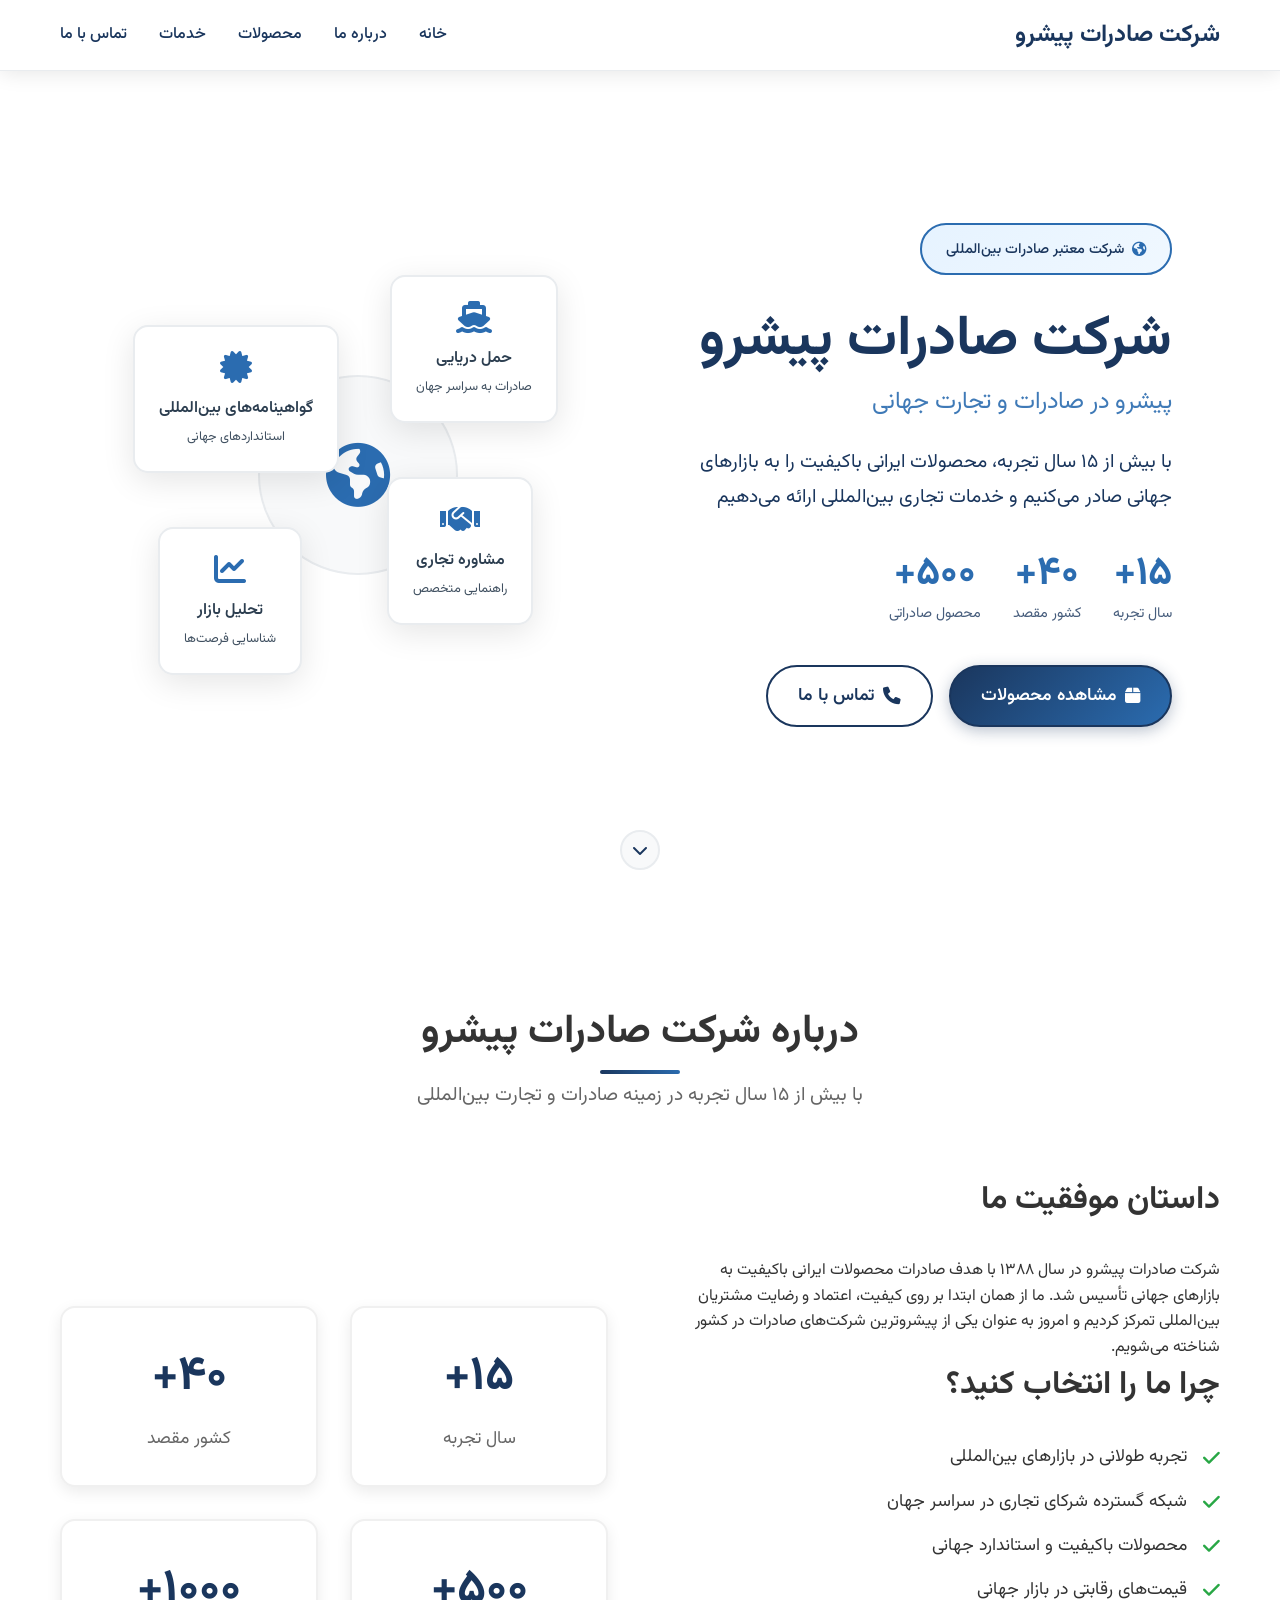
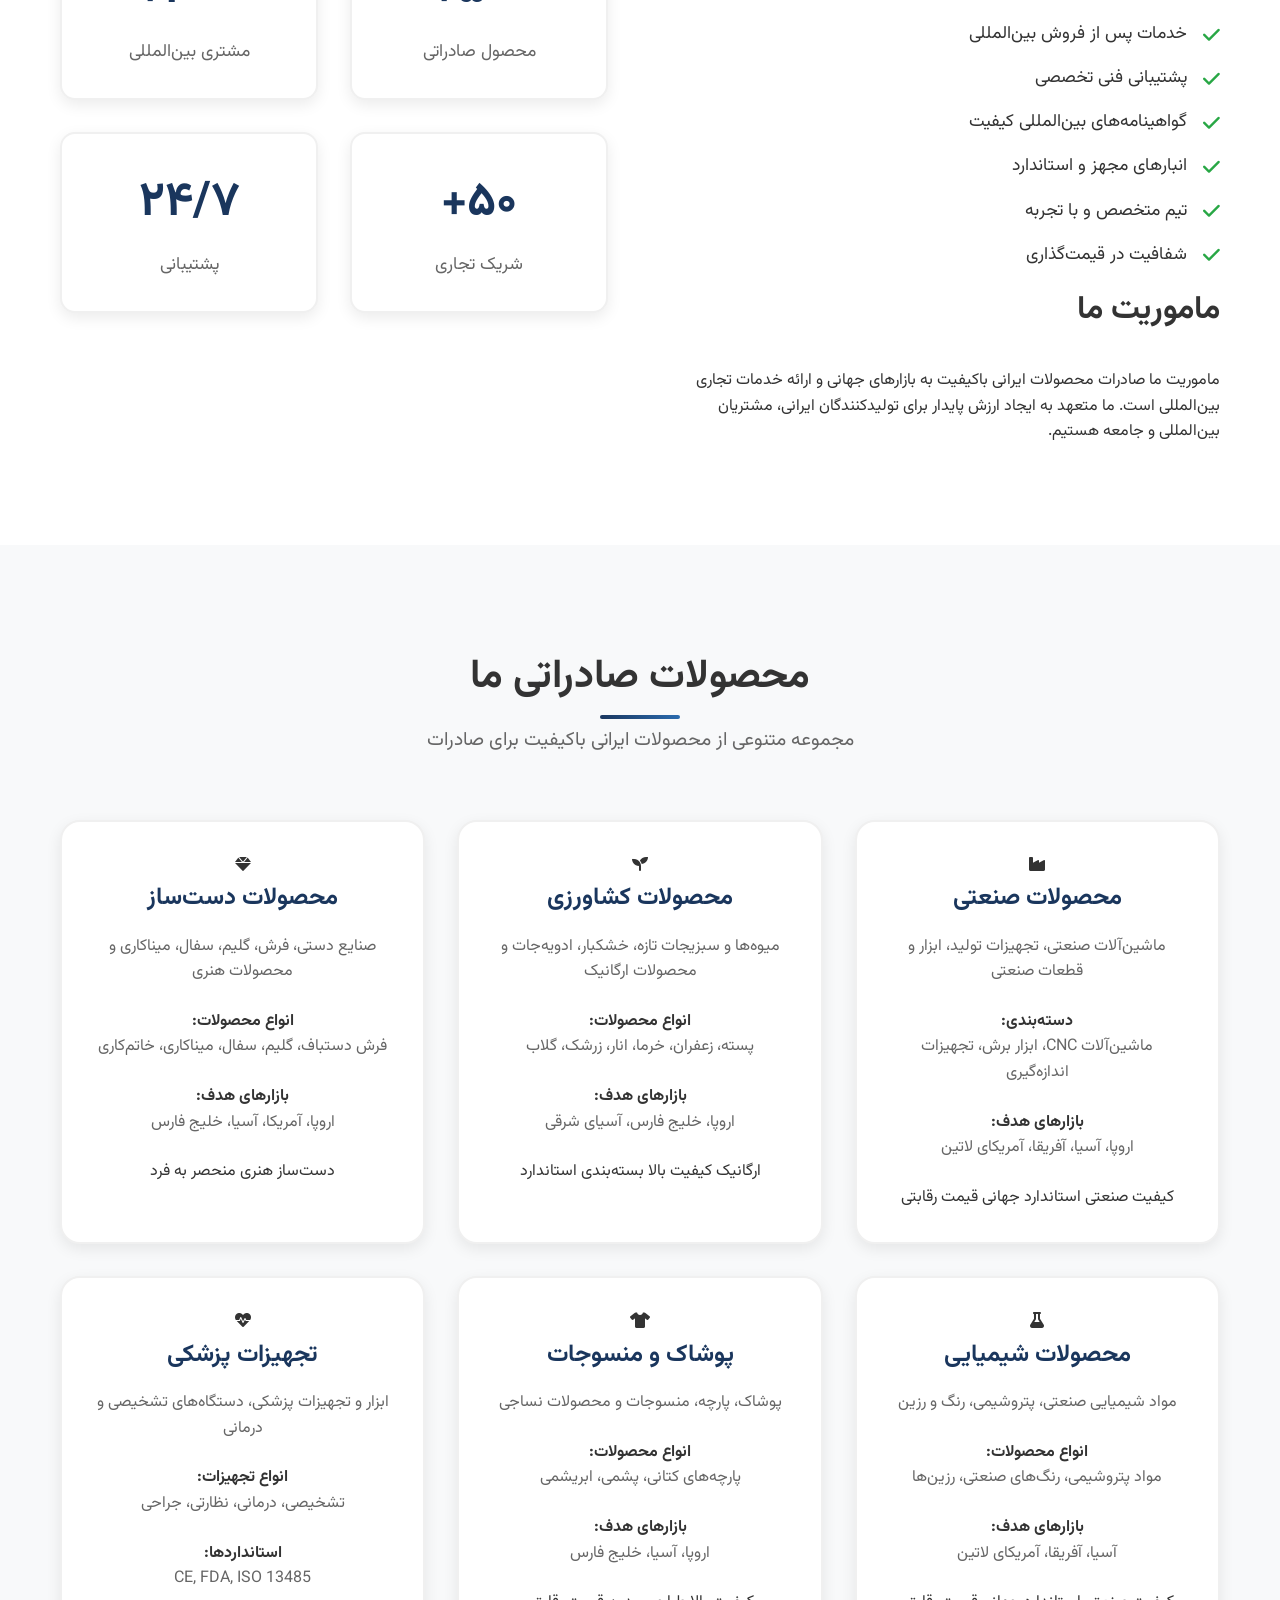
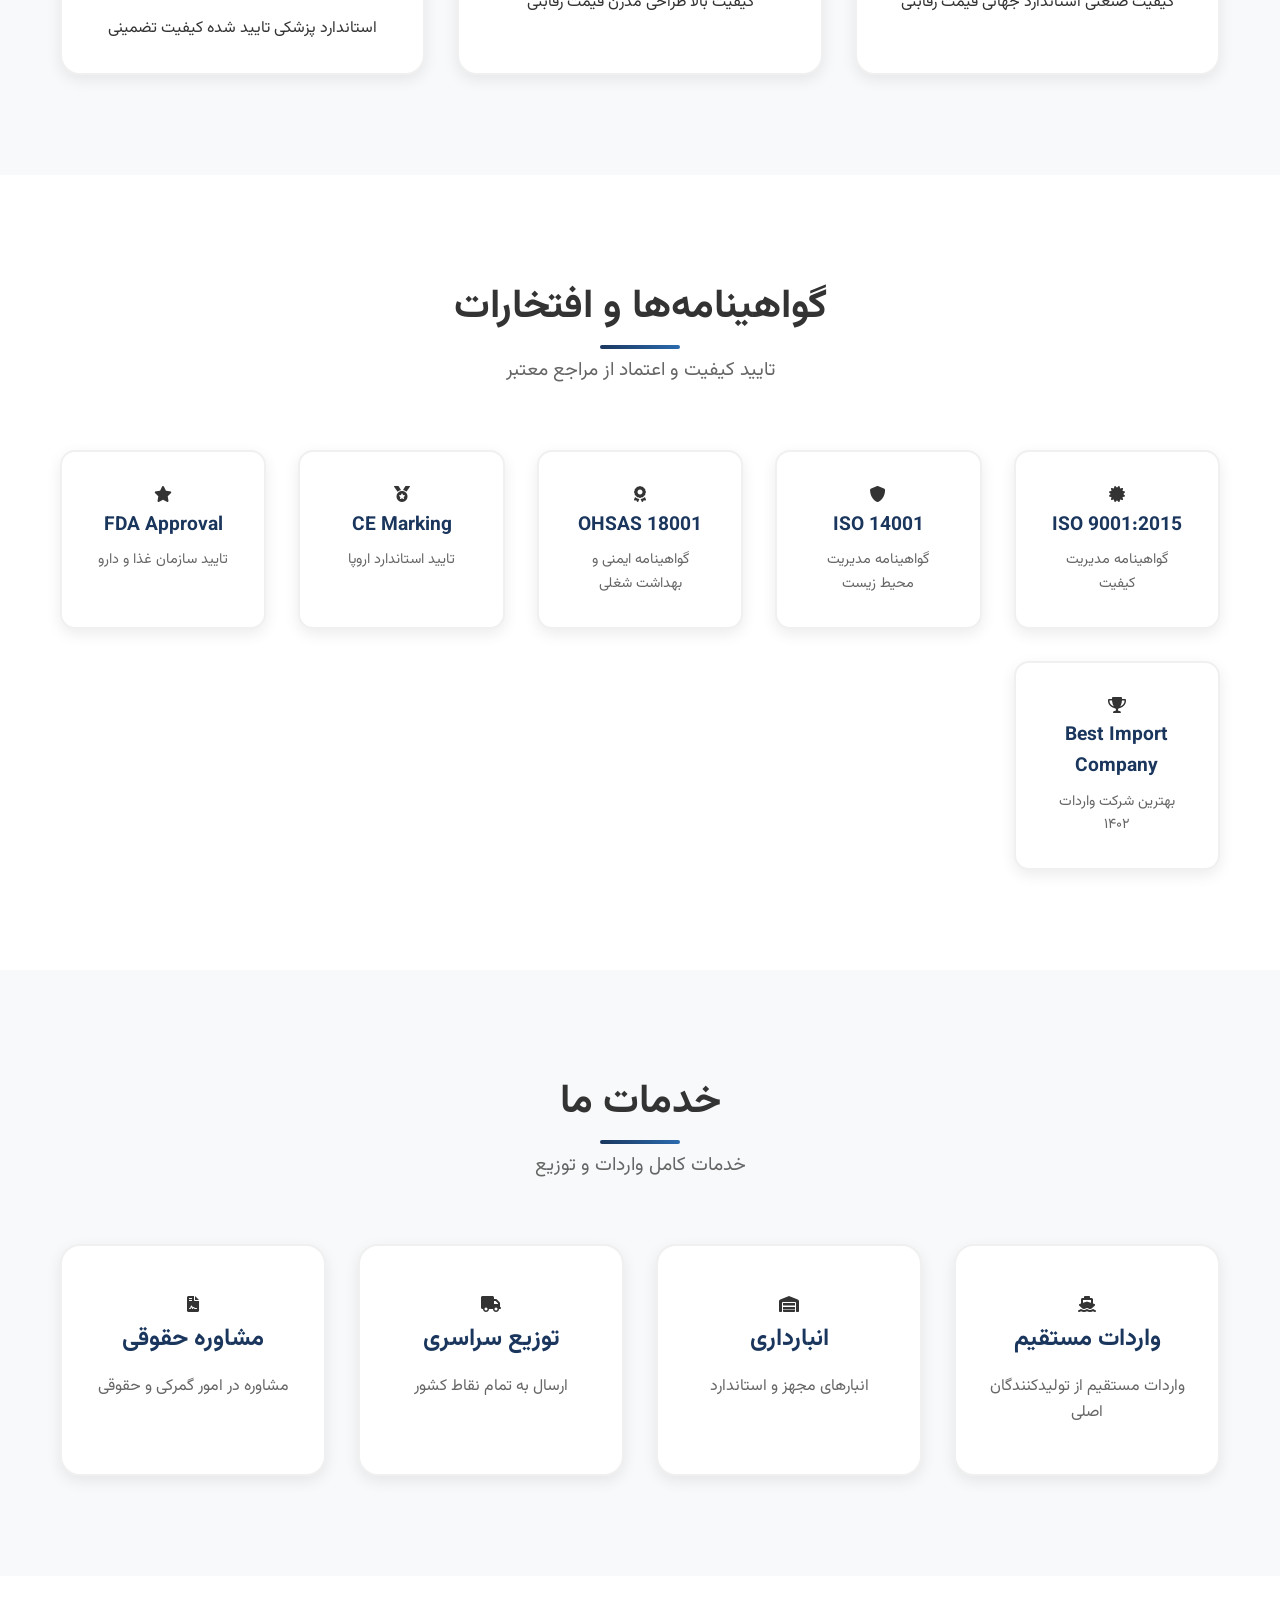
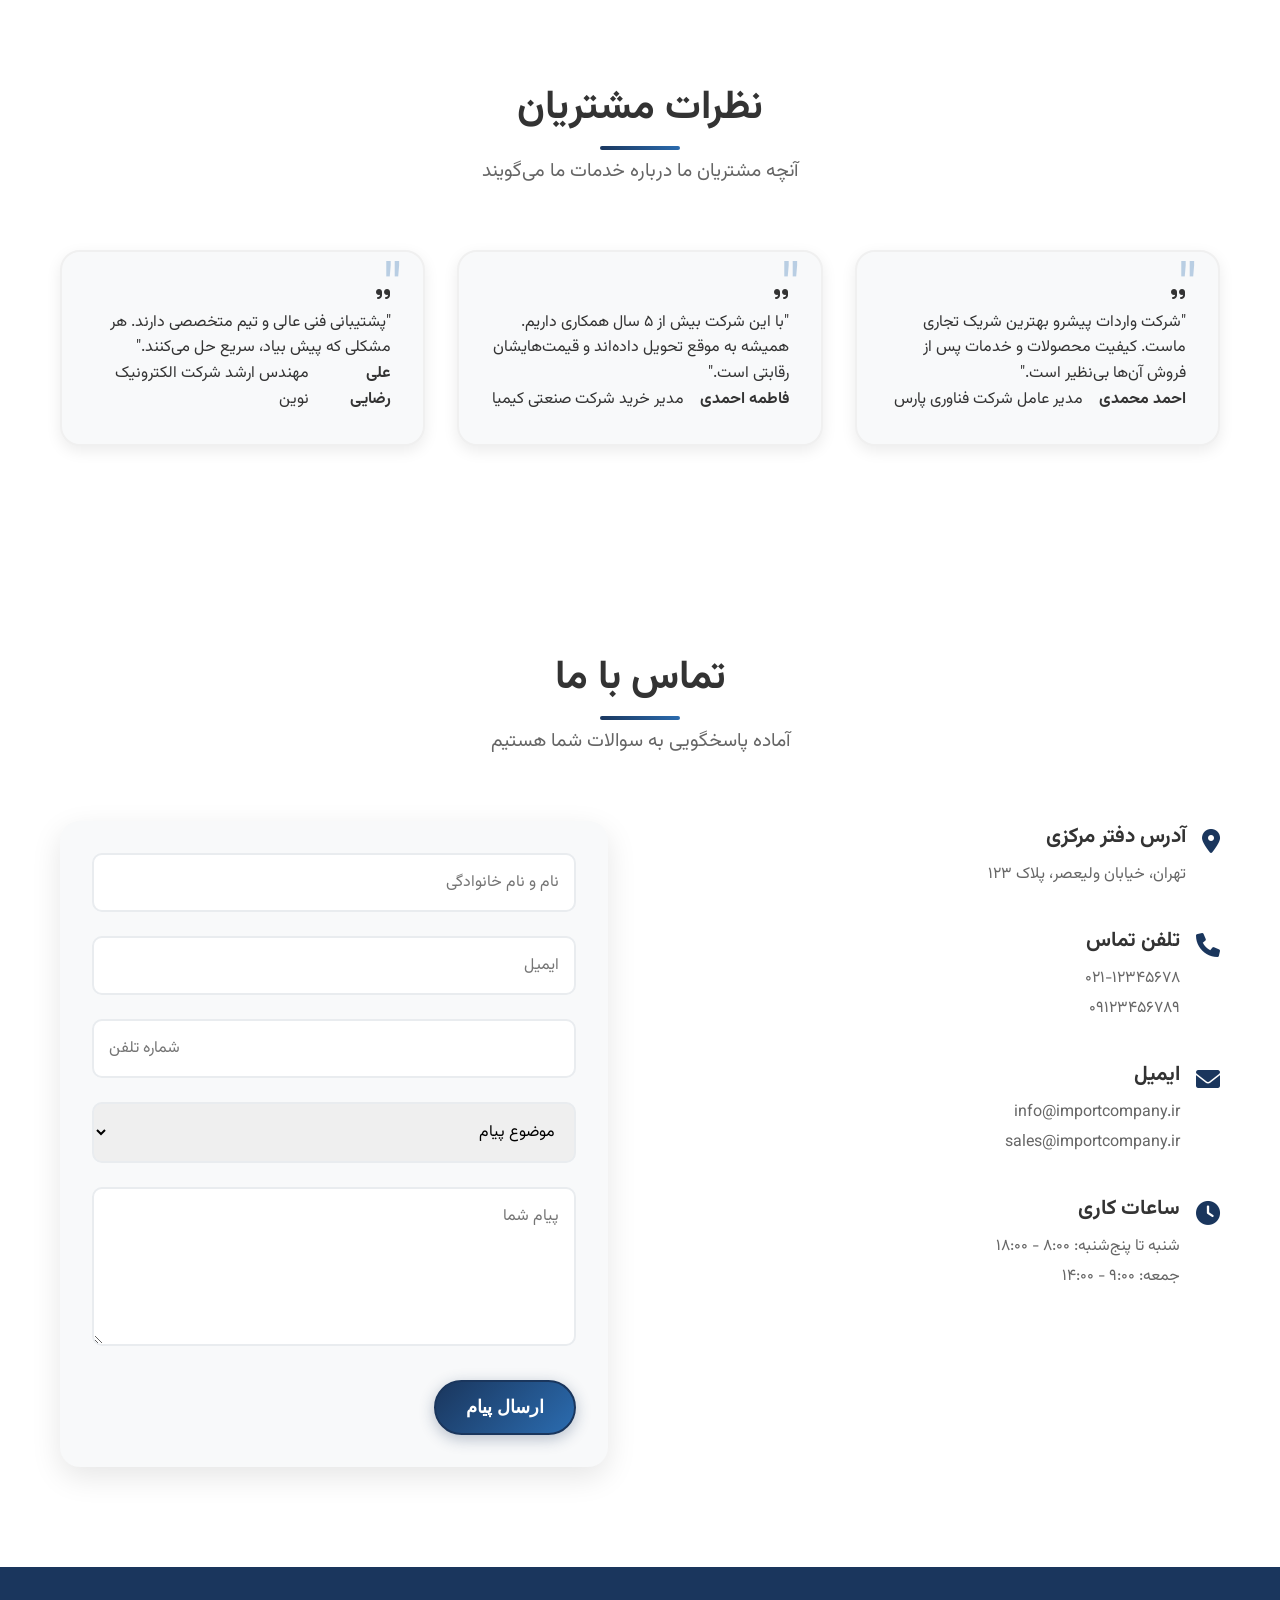
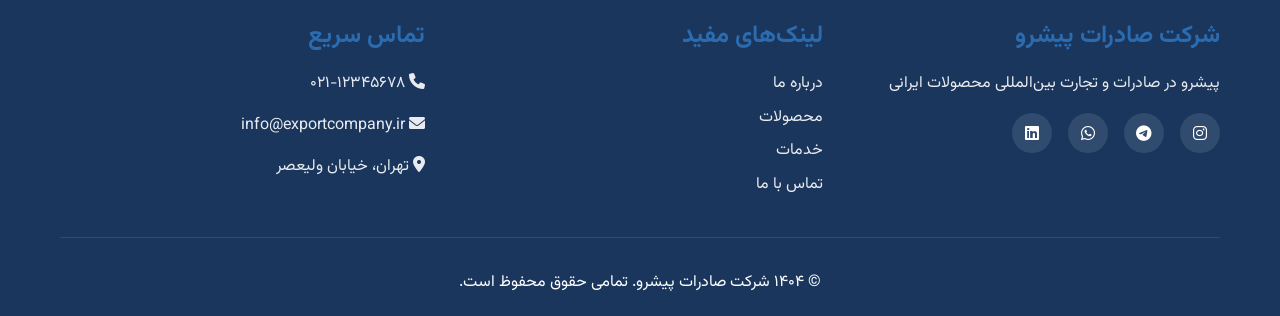
<file: index.html>
<!DOCTYPE html>
<html lang="fa" dir="rtl">
<head>
    <meta charset="UTF-8">
    <meta name="viewport" content="width=device-width, initial-scale=1.0">
    <title>شرکت صادرات پیشرو - خدمات صادرات و واردات بین‌المللی</title>
    <link rel="stylesheet" href="index.css">
    <link href="https://fonts.googleapis.com/css2?family=Vazirmatn:wght@300;400;500;600;700&display=swap" rel="stylesheet">
    <link rel="stylesheet" href="https://cdnjs.cloudflare.com/ajax/libs/font-awesome/6.0.0/css/all.min.css">
</head>
<body>
    <!-- Navigation -->
    <nav class="navbar">
        <div class="nav-container">
            <div class="nav-logo">
                <h2>شرکت صادرات پیشرو</h2>
            </div>
            <ul class="nav-menu">
                <li><a href="index.html">خانه</a></li>
                <li><a href="about.html">درباره ما</a></li>
                <li><a href="products.html">محصولات</a></li>
                <li><a href="services.html">خدمات</a></li>
                <li><a href="contact.html">تماس با ما</a></li>
            </ul>
            <div class="hamburger">
                <span></span>
                <span></span>
                <span></span>
            </div>
        </div>
    </nav>

    <!-- Hero Section -->
    <section id="home" class="hero">
        <div class="hero-background">
            <div class="hero-pattern"></div>
            <div class="hero-shapes">
                <div class="shape shape-1"></div>
                <div class="shape shape-2"></div>
                <div class="shape shape-3"></div>
            </div>
        </div>
        
        <div class="container hero-container">
            <div class="hero-content">
                <div class="hero-badge fade-in-up">
                    <i class="fas fa-globe-americas"></i>
                    <span>شرکت معتبر صادرات بین‌المللی</span>
                </div>
                
                <h1 class="hero-title fade-in-up">
                    <span class="title-main">شرکت صادرات پیشرو</span>
                    <span class="title-sub">پیشرو در صادرات و تجارت جهانی</span>
                </h1>
                
                <p class="hero-description fade-in-up">
                    با بیش از ۱۵ سال تجربه، محصولات ایرانی باکیفیت را به بازارهای جهانی صادر می‌کنیم و خدمات تجاری بین‌المللی ارائه می‌دهیم
                </p>
                
                <div class="hero-stats fade-in-up">
                    <div class="stat">
                        <span class="stat-number">۱۵+</span>
                        <span class="stat-label">سال تجربه</span>
                    </div>
                    <div class="stat">
                        <span class="stat-number">۴۰+</span>
                        <span class="stat-label">کشور مقصد</span>
                    </div>
                    <div class="stat">
                        <span class="stat-number">۵۰۰+</span>
                        <span class="stat-label">محصول صادراتی</span>
                    </div>
                </div>
                
                <div class="hero-buttons fade-in-up">
                    <a href="products.html" class="btn btn-primary">
                        <i class="fas fa-box"></i>
                        <span>مشاهده محصولات</span>
                    </a>
                    <a href="contact.html" class="btn btn-secondary">
                        <i class="fas fa-phone"></i>
                        <span>تماس با ما</span>
                    </a>
                </div>
            </div>
            
            <div class="hero-visual">
                <div class="hero-image-container">
                    <div class="main-image">
                        <i class="fas fa-globe-americas"></i>
                    </div>
                    <div class="floating-elements">
                        <div class="floating-card card-1">
                            <i class="fas fa-ship"></i>
                            <h4>حمل دریایی</h4>
                            <p>صادرات به سراسر جهان</p>
                        </div>
                        <div class="floating-card card-2">
                            <i class="fas fa-certificate"></i>
                            <h4>گواهینامه‌های بین‌المللی</h4>
                            <p>استانداردهای جهانی</p>
                        </div>
                        <div class="floating-card card-3">
                            <i class="fas fa-handshake"></i>
                            <h4>مشاوره تجاری</h4>
                            <p>راهنمایی متخصص</p>
                        </div>
                        <div class="floating-card card-4">
                            <i class="fas fa-chart-line"></i>
                            <h4>تحلیل بازار</h4>
                            <p>شناسایی فرصت‌ها</p>
                        </div>
                    </div>
                </div>
            </div>
        </div>
        
        <div class="hero-scroll-indicator">
            <div class="scroll-arrow">
                <i class="fas fa-chevron-down"></i>
            </div>
        </div>
    </section>

    <!-- About Section -->
    <section id="about" class="about">
        <div class="container">
            <div class="section-header fade-in-up">
                <h2>درباره شرکت صادرات پیشرو</h2>
                <p>با بیش از ۱۵ سال تجربه در زمینه صادرات و تجارت بین‌المللی</p>
            </div>
            <div class="about-content">
                <div class="about-text fade-in-left">
                    <h3>داستان موفقیت ما</h3>
                    <p>شرکت صادرات پیشرو در سال ۱۳۸۸ با هدف صادرات محصولات ایرانی باکیفیت به بازارهای جهانی تأسیس شد. ما از همان ابتدا بر روی کیفیت، اعتماد و رضایت مشتریان بین‌المللی تمرکز کردیم و امروز به عنوان یکی از پیشروترین شرکت‌های صادرات در کشور شناخته می‌شویم.</p>
                    
                    <h3>چرا ما را انتخاب کنید؟</h3>
                    <ul>
                        <li><i class="fas fa-check"></i> تجربه طولانی در بازارهای بین‌المللی</li>
                        <li><i class="fas fa-check"></i> شبکه گسترده شرکای تجاری در سراسر جهان</li>
                        <li><i class="fas fa-check"></i> محصولات باکیفیت و استاندارد جهانی</li>
                        <li><i class="fas fa-check"></i> قیمت‌های رقابتی در بازار جهانی</li>
                        <li><i class="fas fa-check"></i> خدمات پس از فروش بین‌المللی</li>
                        <li><i class="fas fa-check"></i> پشتیبانی فنی تخصصی</li>
                        <li><i class="fas fa-check"></i> گواهینامه‌های بین‌المللی کیفیت</li>
                        <li><i class="fas fa-check"></i> انبارهای مجهز و استاندارد</li>
                        <li><i class="fas fa-check"></i> تیم متخصص و با تجربه</li>
                        <li><i class="fas fa-check"></i> شفافیت در قیمت‌گذاری</li>
                    </ul>
                    
                    <h3>ماموریت ما</h3>
                    <p>ماموریت ما صادرات محصولات ایرانی باکیفیت به بازارهای جهانی و ارائه خدمات تجاری بین‌المللی است. ما متعهد به ایجاد ارزش پایدار برای تولیدکنندگان ایرانی، مشتریان بین‌المللی و جامعه هستیم.</p>
                </div>
                <div class="about-stats fade-in-right">
                    <div class="stat-item">
                        <h3>۱۵+</h3>
                        <p>سال تجربه</p>
                    </div>
                    <div class="stat-item">
                        <h3>۴۰+</h3>
                        <p>کشور مقصد</p>
                    </div>
                    <div class="stat-item">
                        <h3>۵۰۰+</h3>
                        <p>محصول صادراتی</p>
                    </div>
                    <div class="stat-item">
                        <h3>۱۰۰۰+</h3>
                        <p>مشتری بین‌المللی</p>
                    </div>
                    <div class="stat-item">
                        <h3>۵۰+</h3>
                        <p>شریک تجاری</p>
                    </div>
                    <div class="stat-item">
                        <h3>۲۴/۷</h3>
                        <p>پشتیبانی</p>
                    </div>
                </div>
            </div>
        </div>
    </section>

    <!-- Products Section -->
    <section id="products" class="products">
        <div class="container">
            <div class="section-header fade-in-up">
                <h2>محصولات صادراتی ما</h2>
                <p>مجموعه متنوعی از محصولات ایرانی باکیفیت برای صادرات</p>
            </div>
            <div class="products-grid">
                <div class="product-card">
                    <div class="product-image">
                        <i class="fas fa-industry"></i>
                    </div>
                    <h3>محصولات صنعتی</h3>
                    <p>ماشین‌آلات صنعتی، تجهیزات تولید، ابزار و قطعات صنعتی</p>
                    <div class="product-details">
                        <h4>دسته‌بندی:</h4>
                        <p>ماشین‌آلات CNC، ابزار برش، تجهیزات اندازه‌گیری</p>
                        <h4>بازارهای هدف:</h4>
                        <p>اروپا، آسیا، آفریقا، آمریکای لاتین</p>
                    </div>
                    <div class="product-features">
                        <span>کیفیت صنعتی</span>
                        <span>استاندارد جهانی</span>
                        <span>قیمت رقابتی</span>
                    </div>
                </div>
                <div class="product-card">
                    <div class="product-image">
                        <i class="fas fa-seedling"></i>
                    </div>
                    <h3>محصولات کشاورزی</h3>
                    <p>میوه‌ها و سبزیجات تازه، خشکبار، ادویه‌جات و محصولات ارگانیک</p>
                    <div class="product-details">
                        <h4>انواع محصولات:</h4>
                        <p>پسته، زعفران، خرما، انار، زرشک، گلاب</p>
                        <h4>بازارهای هدف:</h4>
                        <p>اروپا، خلیج فارس، آسیای شرقی</p>
                    </div>
                    <div class="product-features">
                        <span>ارگانیک</span>
                        <span>کیفیت بالا</span>
                        <span>بسته‌بندی استاندارد</span>
                    </div>
                </div>
                <div class="product-card">
                    <div class="product-image">
                        <i class="fas fa-gem"></i>
                    </div>
                    <h3>محصولات دست‌ساز</h3>
                    <p>صنایع دستی، فرش، گلیم، سفال، میناکاری و محصولات هنری</p>
                    <div class="product-details">
                        <h4>انواع محصولات:</h4>
                        <p>فرش دستباف، گلیم، سفال، میناکاری، خاتم‌کاری</p>
                        <h4>بازارهای هدف:</h4>
                        <p>اروپا، آمریکا، آسیا، خلیج فارس</p>
                    </div>
                    <div class="product-features">
                        <span>دست‌ساز</span>
                        <span>هنری</span>
                        <span>منحصر به فرد</span>
                    </div>
                </div>
                <div class="product-card">
                    <div class="product-image">
                        <i class="fas fa-flask"></i>
                    </div>
                    <h3>محصولات شیمیایی</h3>
                    <p>مواد شیمیایی صنعتی، پتروشیمی، رنگ و رزین</p>
                    <div class="product-details">
                        <h4>انواع محصولات:</h4>
                        <p>مواد پتروشیمی، رنگ‌های صنعتی، رزین‌ها</p>
                        <h4>بازارهای هدف:</h4>
                        <p>آسیا، آفریقا، آمریکای لاتین</p>
                    </div>
                    <div class="product-features">
                        <span>کیفیت صنعتی</span>
                        <span>استاندارد جهانی</span>
                        <span>قیمت رقابتی</span>
                    </div>
                </div>
                <div class="product-card">
                    <div class="product-image">
                        <i class="fas fa-tshirt"></i>
                    </div>
                    <h3>پوشاک و منسوجات</h3>
                    <p>پوشاک، پارچه، منسوجات و محصولات نساجی</p>
                    <div class="product-details">
                        <h4>انواع محصولات:</h4>
                        <p>پارچه‌های کتانی، پشمی، ابریشمی</p>
                        <h4>بازارهای هدف:</h4>
                        <p>اروپا، آسیا، خلیج فارس</p>
                    </div>
                    <div class="product-features">
                        <span>کیفیت بالا</span>
                        <span>طراحی مدرن</span>
                        <span>قیمت رقابتی</span>
                    </div>
                </div>
                <div class="product-card">
                    <div class="product-image">
                        <i class="fas fa-heartbeat"></i>
                    </div>
                    <h3>تجهیزات پزشکی</h3>
                    <p>ابزار و تجهیزات پزشکی، دستگاه‌های تشخیصی و درمانی</p>
                    <div class="product-details">
                        <h4>انواع تجهیزات:</h4>
                        <p>تشخیصی، درمانی، نظارتی، جراحی</p>
                        <h4>استانداردها:</h4>
                        <p>CE, FDA, ISO 13485</p>
                    </div>
                    <div class="product-features">
                        <span>استاندارد پزشکی</span>
                        <span>تایید شده</span>
                        <span>کیفیت تضمینی</span>
                    </div>
                </div>
            </div>
        </div>
    </section>

    <!-- Certificates Section -->
    <section class="certificates">
        <div class="container">
            <div class="section-header fade-in-up">
                <h2>گواهینامه‌ها و افتخارات</h2>
                <p>تایید کیفیت و اعتماد از مراجع معتبر</p>
            </div>
            <div class="certificates-grid">
                <div class="certificate-item fade-in-up">
                    <i class="fas fa-certificate"></i>
                    <h3>ISO 9001:2015</h3>
                    <p>گواهینامه مدیریت کیفیت</p>
                </div>
                <div class="certificate-item fade-in-up">
                    <i class="fas fa-shield-alt"></i>
                    <h3>ISO 14001</h3>
                    <p>گواهینامه مدیریت محیط زیست</p>
                </div>
                <div class="certificate-item fade-in-up">
                    <i class="fas fa-award"></i>
                    <h3>OHSAS 18001</h3>
                    <p>گواهینامه ایمنی و بهداشت شغلی</p>
                </div>
                <div class="certificate-item fade-in-up">
                    <i class="fas fa-medal"></i>
                    <h3>CE Marking</h3>
                    <p>تایید استاندارد اروپا</p>
                </div>
                <div class="certificate-item fade-in-up">
                    <i class="fas fa-star"></i>
                    <h3>FDA Approval</h3>
                    <p>تایید سازمان غذا و دارو</p>
                </div>
                <div class="certificate-item fade-in-up">
                    <i class="fas fa-trophy"></i>
                    <h3>Best Import Company</h3>
                    <p>بهترین شرکت واردات ۱۴۰۲</p>
                </div>
            </div>
        </div>
    </section>

    <!-- Services Section -->
    <section id="services" class="services">
        <div class="container">
            <div class="section-header fade-in-up">
                <h2>خدمات ما</h2>
                <p>خدمات کامل واردات و توزیع</p>
            </div>
            <div class="services-grid">
                <div class="service-item fade-in-up">
                    <i class="fas fa-ship"></i>
                    <h3>واردات مستقیم</h3>
                    <p>واردات مستقیم از تولیدکنندگان اصلی</p>
                </div>
                <div class="service-item fade-in-up">
                    <i class="fas fa-warehouse"></i>
                    <h3>انبارداری</h3>
                    <p>انبارهای مجهز و استاندارد</p>
                </div>
                <div class="service-item fade-in-up">
                    <i class="fas fa-truck"></i>
                    <h3>توزیع سراسری</h3>
                    <p>ارسال به تمام نقاط کشور</p>
                </div>
                <div class="service-item fade-in-up">
                    <i class="fas fa-file-contract"></i>
                    <h3>مشاوره حقوقی</h3>
                    <p>مشاوره در امور گمرکی و حقوقی</p>
                </div>
            </div>
        </div>
    </section>

    <!-- Testimonials Section -->
    <section class="testimonials">
        <div class="container">
            <div class="section-header fade-in-up">
                <h2>نظرات مشتریان</h2>
                <p>آنچه مشتریان ما درباره خدمات ما می‌گویند</p>
            </div>
            <div class="testimonials-grid">
                <div class="testimonial-item fade-in-up">
                    <div class="testimonial-content">
                        <i class="fas fa-quote-right"></i>
                        <p>"شرکت واردات پیشرو بهترین شریک تجاری ماست. کیفیت محصولات و خدمات پس از فروش آن‌ها بی‌نظیر است."</p>
                    </div>
                    <div class="testimonial-author">
                        <h4>احمد محمدی</h4>
                        <span>مدیر عامل شرکت فناوری پارس</span>
                    </div>
                </div>
                <div class="testimonial-item fade-in-up">
                    <div class="testimonial-content">
                        <i class="fas fa-quote-right"></i>
                        <p>"با این شرکت بیش از ۵ سال همکاری داریم. همیشه به موقع تحویل داده‌اند و قیمت‌هایشان رقابتی است."</p>
                    </div>
                    <div class="testimonial-author">
                        <h4>فاطمه احمدی</h4>
                        <span>مدیر خرید شرکت صنعتی کیمیا</span>
                    </div>
                </div>
                <div class="testimonial-item fade-in-up">
                    <div class="testimonial-content">
                        <i class="fas fa-quote-right"></i>
                        <p>"پشتیبانی فنی عالی و تیم متخصصی دارند. هر مشکلی که پیش بیاد، سریع حل می‌کنند."</p>
                    </div>
                    <div class="testimonial-author">
                        <h4>علی رضایی</h4>
                        <span>مهندس ارشد شرکت الکترونیک نوین</span>
                    </div>
                </div>
            </div>
        </div>
    </section>

    <!-- Contact Section -->
    <section id="contact" class="contact">
        <div class="container">
            <div class="section-header fade-in-up">
                <h2>تماس با ما</h2>
                <p>آماده پاسخگویی به سوالات شما هستیم</p>
            </div>
            <div class="contact-content">
                <div class="contact-info fade-in-left">
                    <div class="contact-item">
                        <i class="fas fa-map-marker-alt"></i>
                        <div>
                            <h3>آدرس دفتر مرکزی</h3>
                            <p>تهران، خیابان ولیعصر، پلاک ۱۲۳</p>
                        </div>
                    </div>
                    <div class="contact-item">
                        <i class="fas fa-phone"></i>
                        <div>
                            <h3>تلفن تماس</h3>
                            <p>۰۲۱-۱۲۳۴۵۶۷۸</p>
                            <p>۰۹۱۲۳۴۵۶۷۸۹</p>
                        </div>
                    </div>
                    <div class="contact-item">
                        <i class="fas fa-envelope"></i>
                        <div>
                            <h3>ایمیل</h3>
                            <p>info@importcompany.ir</p>
                            <p>sales@importcompany.ir</p>
                        </div>
                    </div>
                    <div class="contact-item">
                        <i class="fas fa-clock"></i>
                        <div>
                            <h3>ساعات کاری</h3>
                            <p>شنبه تا پنج‌شنبه: ۸:۰۰ - ۱۸:۰۰</p>
                            <p>جمعه: ۹:۰۰ - ۱۴:۰۰</p>
                        </div>
                    </div>
                </div>
                <div class="contact-form fade-in-right">
                    <form id="contactForm">
                        <div class="form-group">
                            <input type="text" id="name" name="name" placeholder="نام و نام خانوادگی" required>
                        </div>
                        <div class="form-group">
                            <input type="email" id="email" name="email" placeholder="ایمیل" required>
                        </div>
                        <div class="form-group">
                            <input type="tel" id="phone" name="phone" placeholder="شماره تلفن" required>
                        </div>
                        <div class="form-group">
                            <select id="subject" name="subject" required>
                                <option value="">موضوع پیام</option>
                                <option value="product">سوال درباره محصول</option>
                                <option value="price">استعلام قیمت</option>
                                <option value="service">درخواست خدمات</option>
                                <option value="other">سایر موارد</option>
                            </select>
                        </div>
                        <div class="form-group">
                            <textarea id="message" name="message" placeholder="پیام شما" rows="5" required></textarea>
                        </div>
                        <button type="submit" class="btn btn-primary">ارسال پیام</button>
                    </form>
                </div>
            </div>
        </div>
    </section>

    <!-- Footer -->
    <footer class="footer">
        <div class="container">
            <div class="footer-content">
                <div class="footer-section fade-in-up">
                    <h3>شرکت صادرات پیشرو</h3>
                    <p>پیشرو در صادرات و تجارت بین‌المللی محصولات ایرانی</p>
                    <div class="social-links">
                        <a href="#"><i class="fab fa-instagram"></i></a>
                        <a href="#"><i class="fab fa-telegram"></i></a>
                        <a href="#"><i class="fab fa-whatsapp"></i></a>
                        <a href="#"><i class="fab fa-linkedin"></i></a>
                    </div>
                </div>
                <div class="footer-section fade-in-up">
                    <h3>لینک‌های مفید</h3>
                    <ul>
                        <li><a href="about.html">درباره ما</a></li>
                        <li><a href="products.html">محصولات</a></li>
                        <li><a href="services.html">خدمات</a></li>
                        <li><a href="contact.html">تماس با ما</a></li>
                    </ul>
                </div>
                <div class="footer-section fade-in-up">
                    <h3>تماس سریع</h3>
                    <p><i class="fas fa-phone"></i> ۰۲۱-۱۲۳۴۵۶۷۸</p>
                    <p><i class="fas fa-envelope"></i> info@exportcompany.ir</p>
                    <p><i class="fas fa-map-marker-alt"></i> تهران، خیابان ولیعصر</p>
                </div>
            </div>
            <div class="footer-bottom fade-in-up">
                <p>&copy; ۱۴۰۴ شرکت صادرات پیشرو. تمامی حقوق محفوظ است.</p>
            </div>
        </div>
    </footer>

    <script src="index.js"></script>
</body>
</html>
</file>
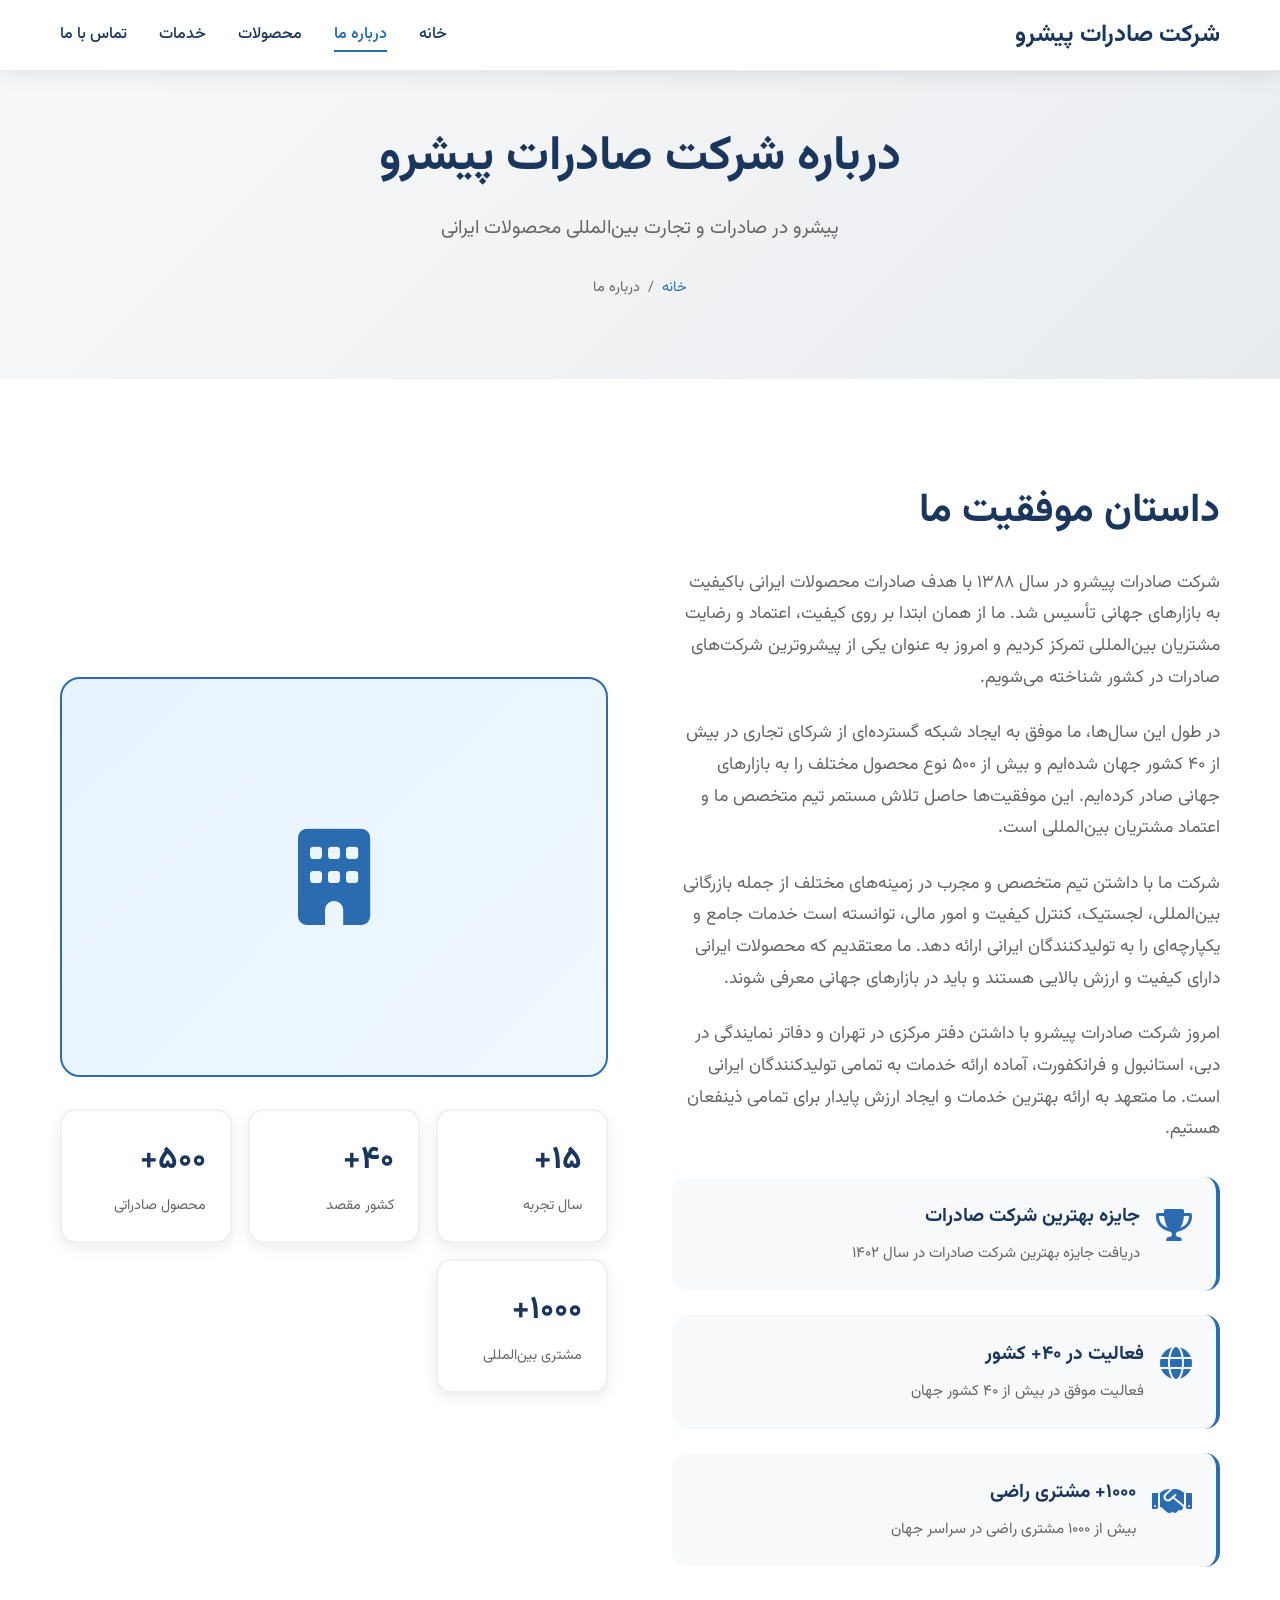
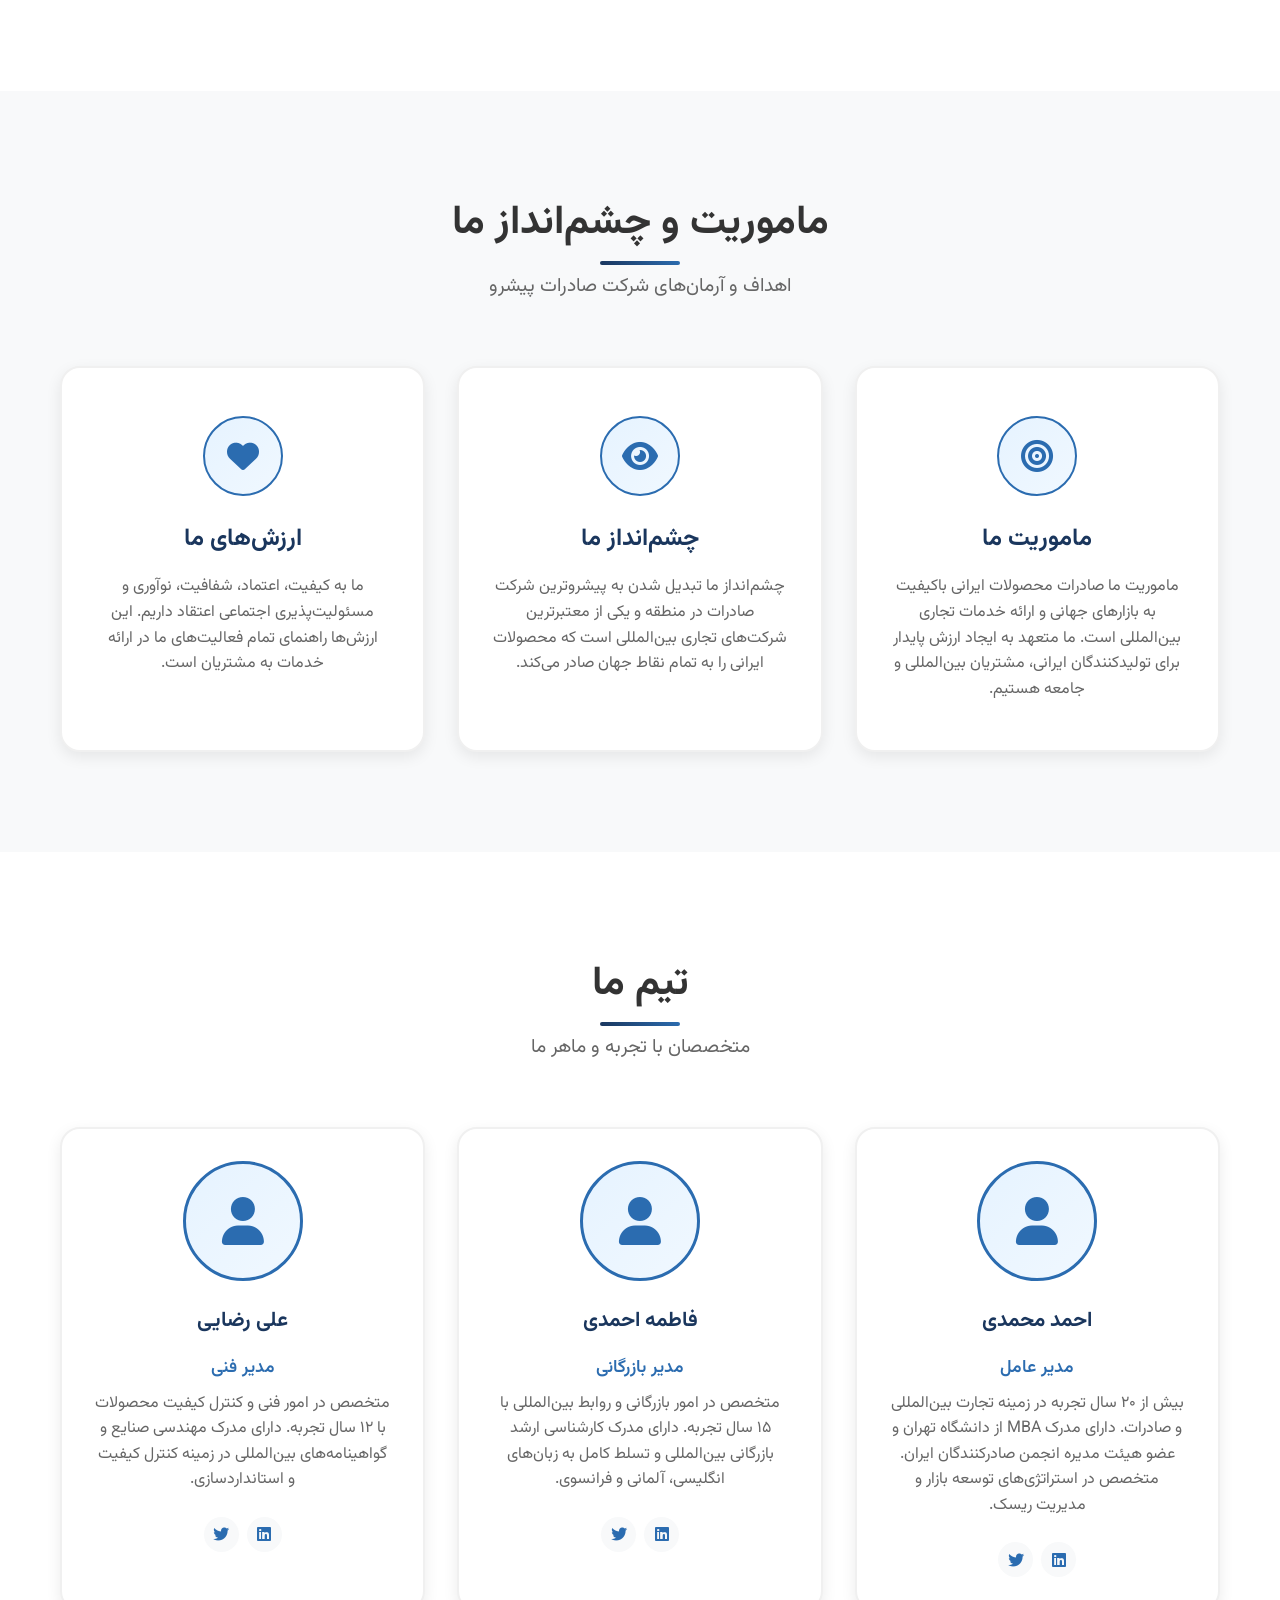
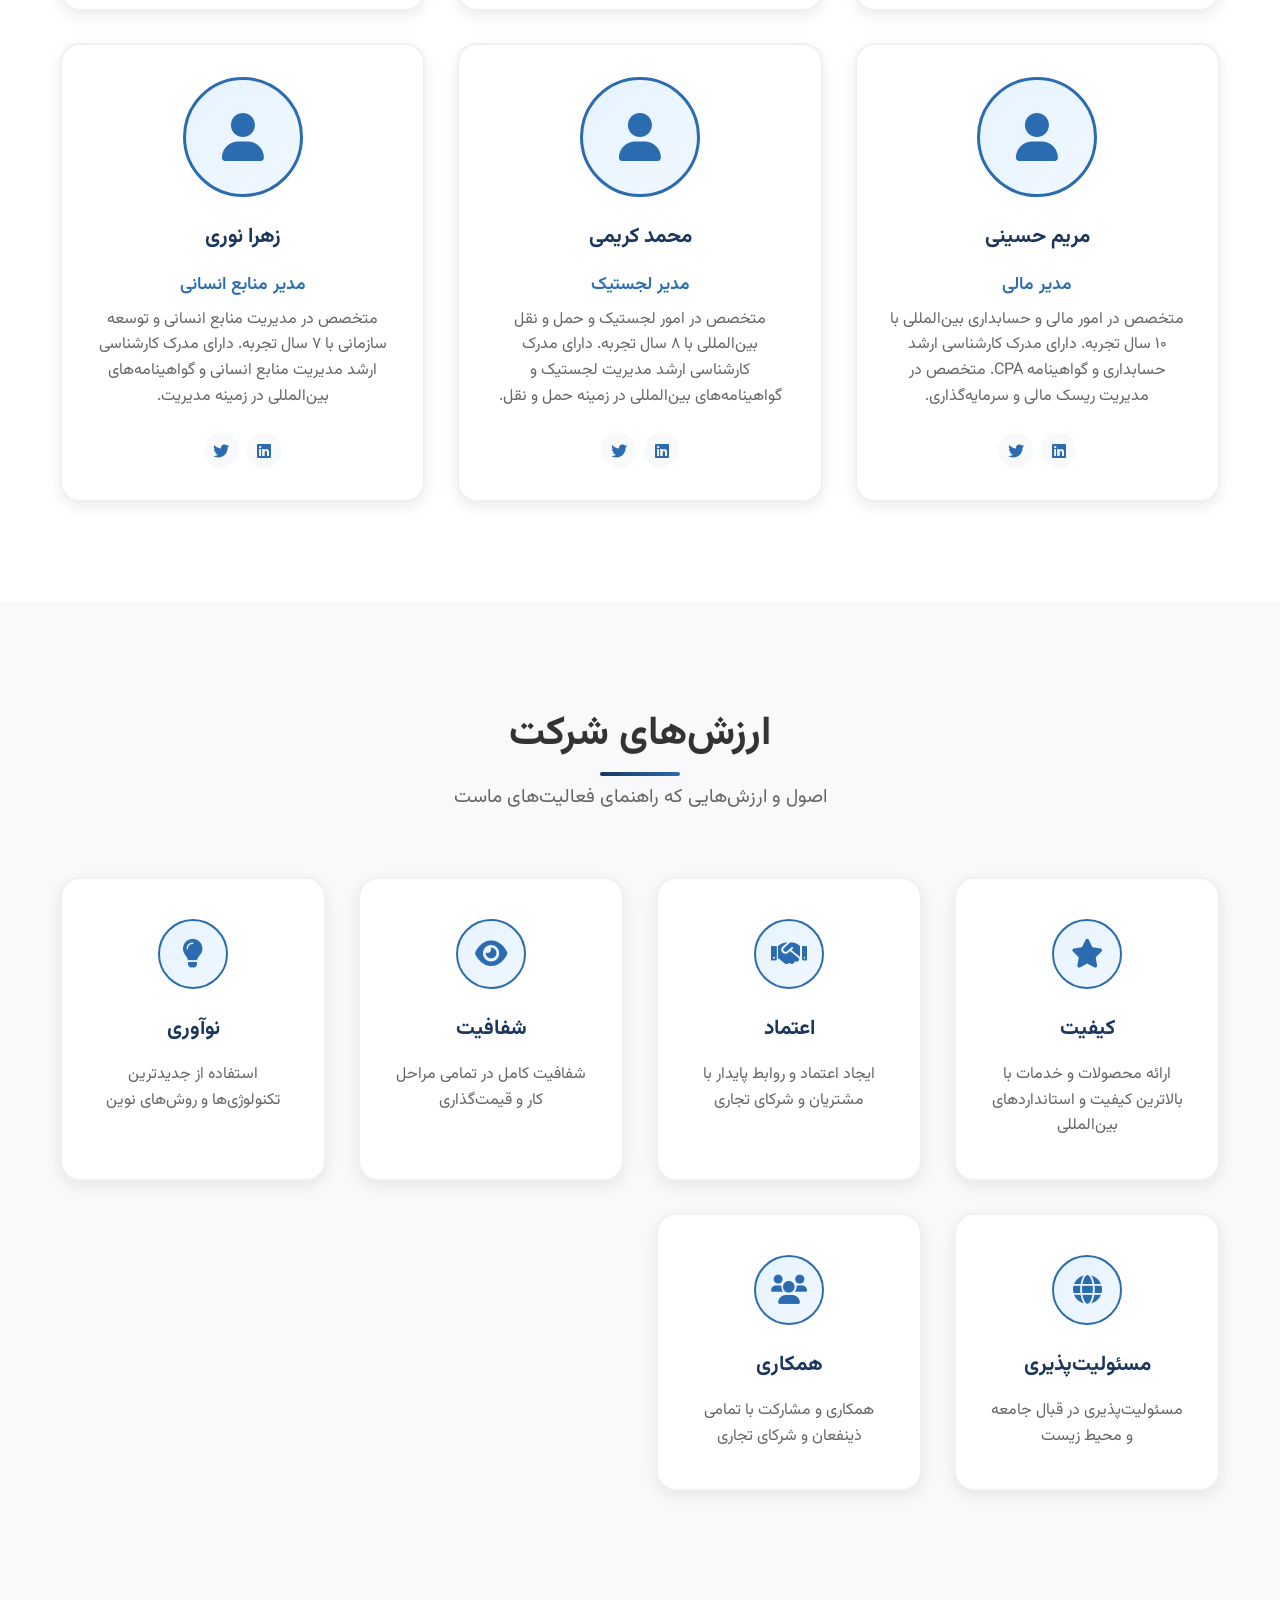
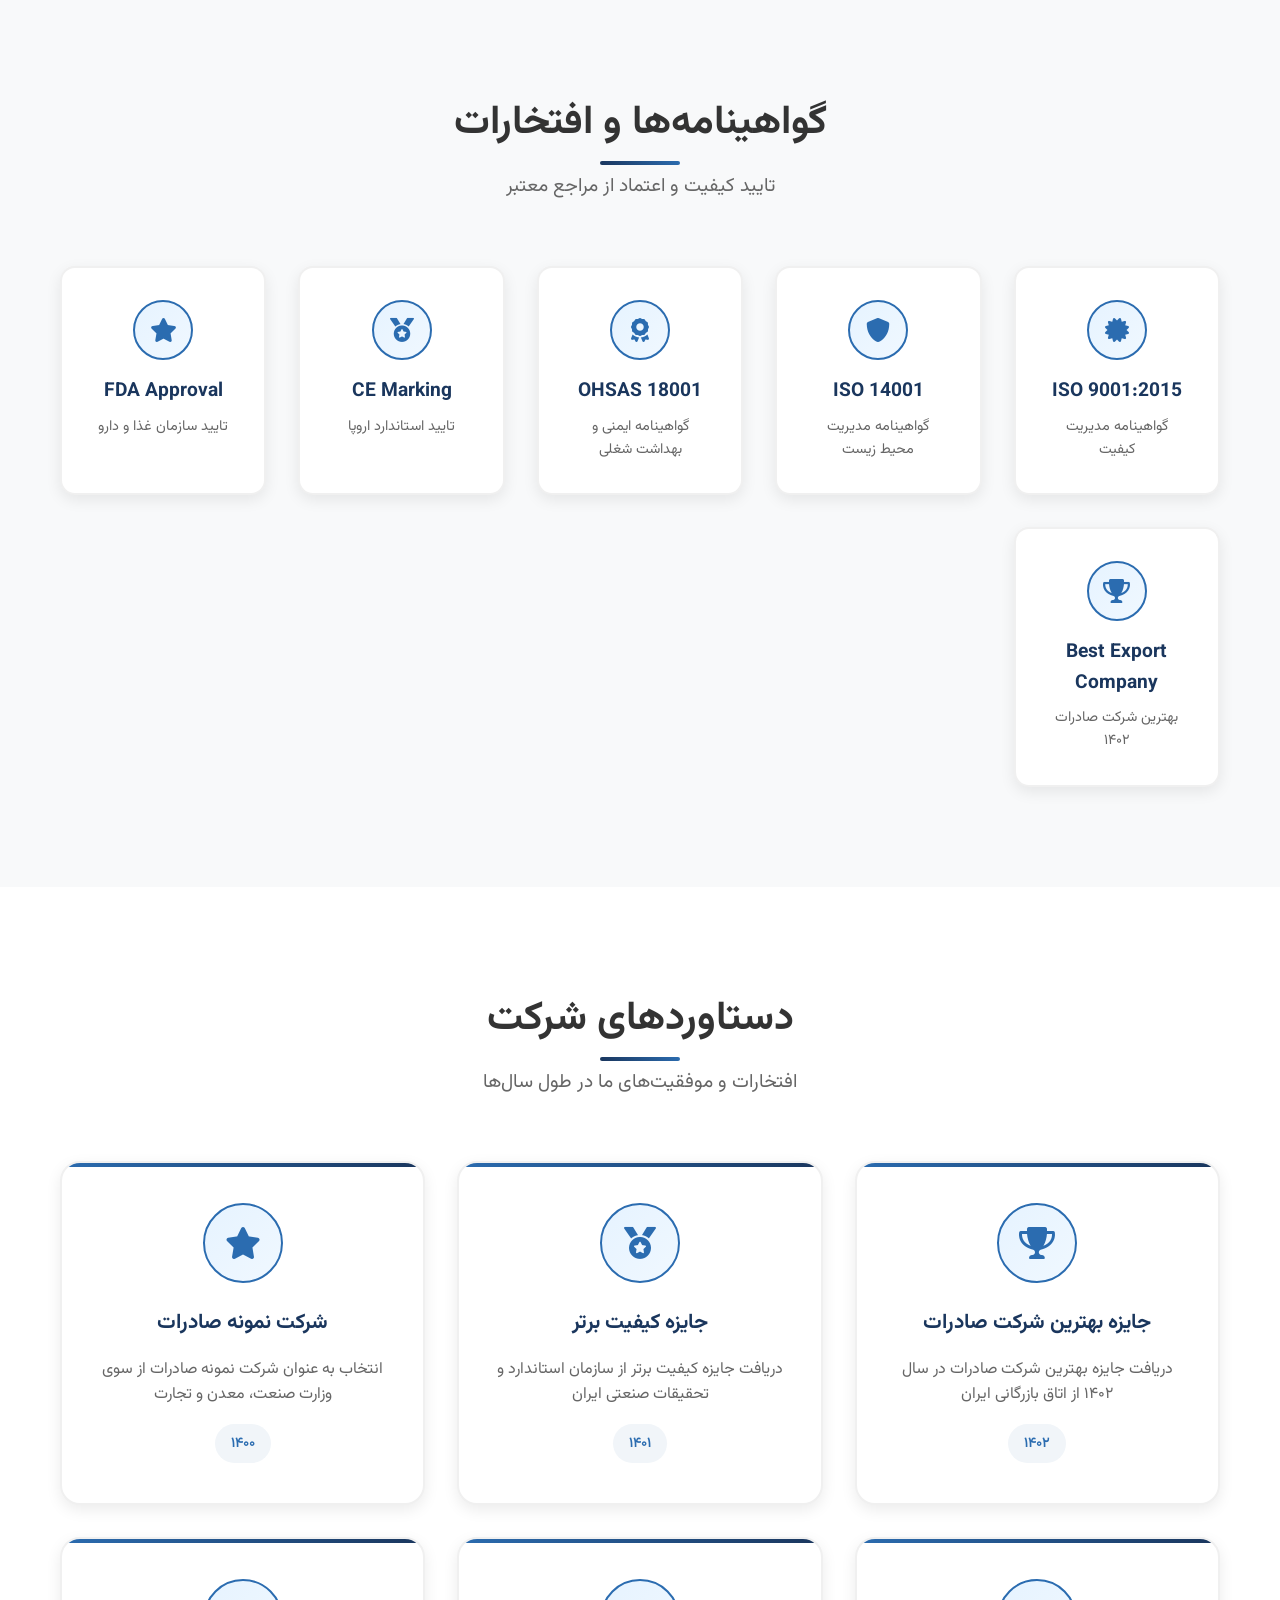
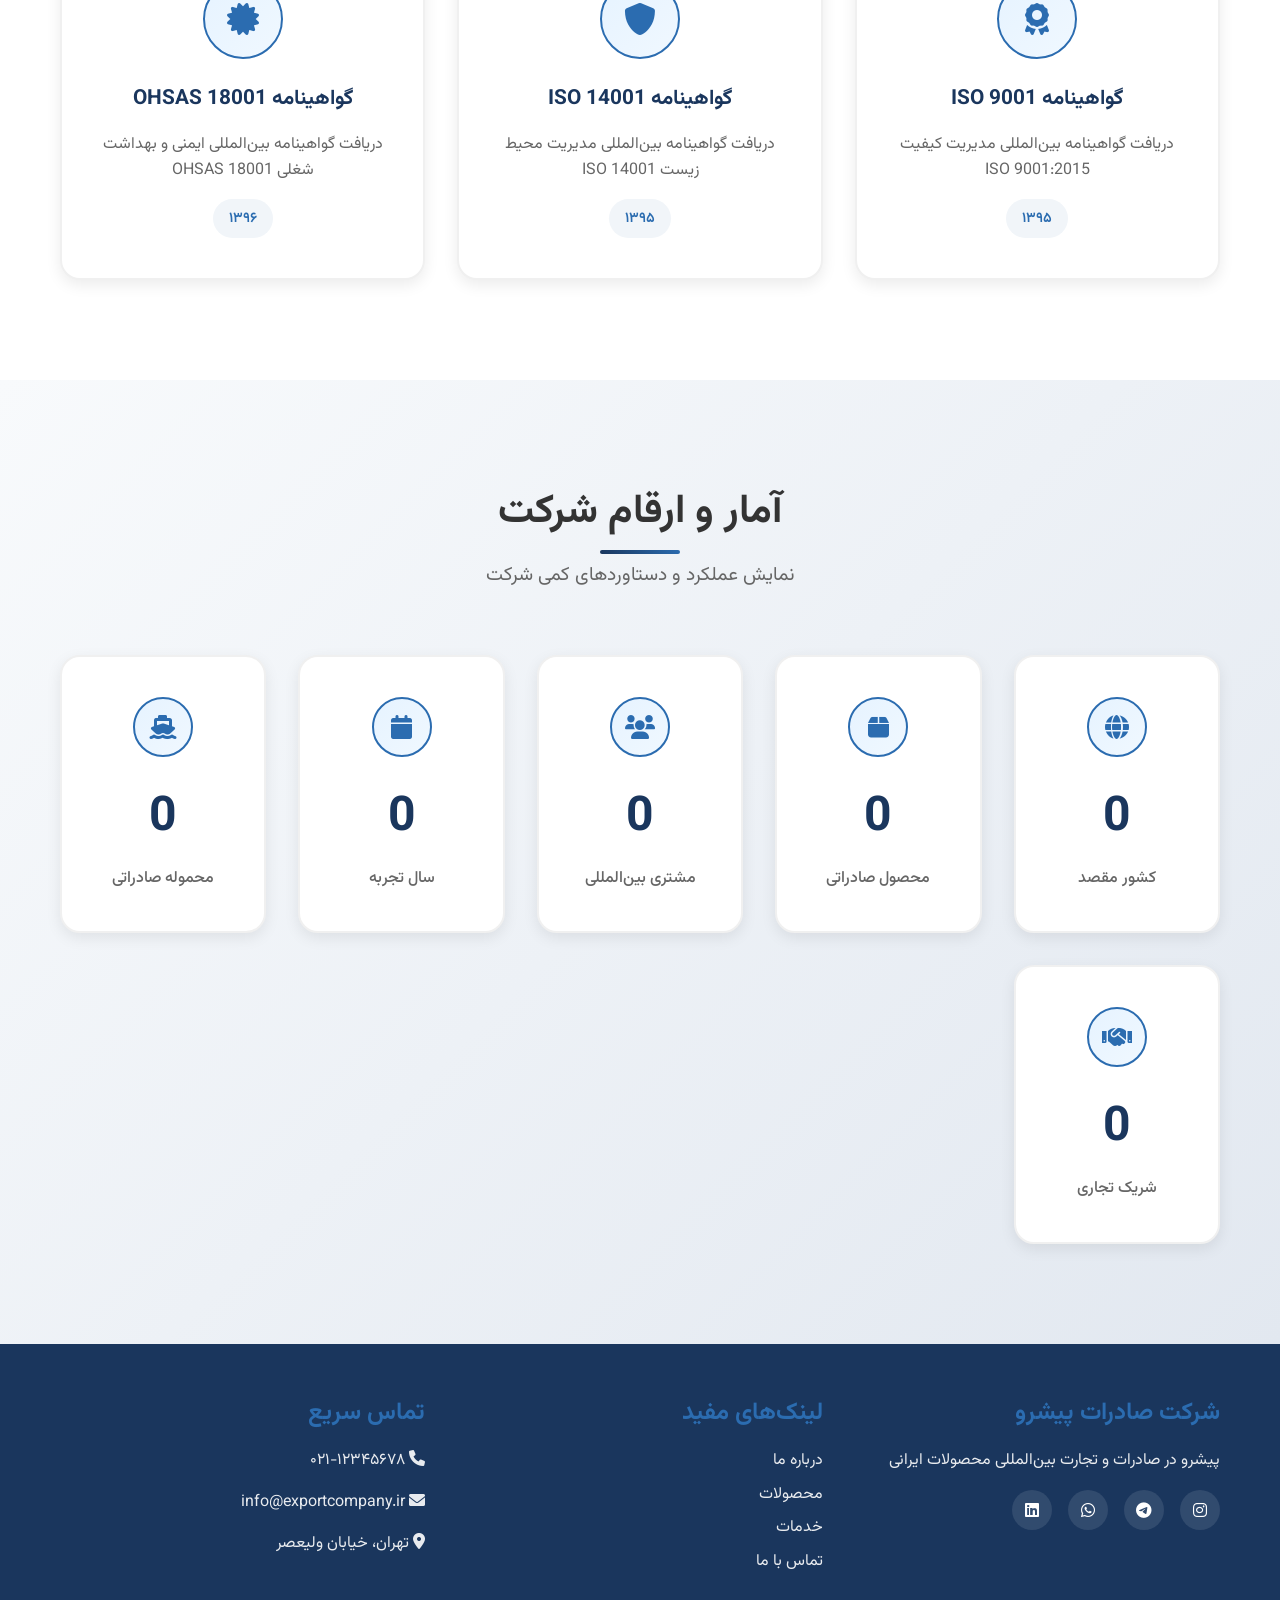
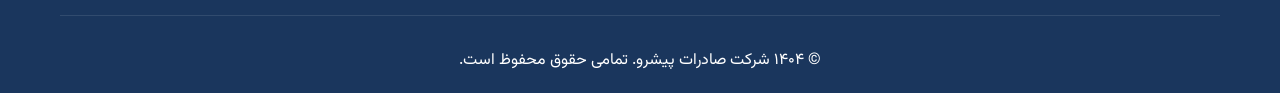
<file: about.html>
<!DOCTYPE html>
<html lang="fa" dir="rtl">
<head>
    <meta charset="UTF-8">
    <meta name="viewport" content="width=device-width, initial-scale=1.0">
    <title>درباره ما - شرکت صادرات پیشرو</title>
    <link rel="stylesheet" href="about.css">
    <link href="https://fonts.googleapis.com/css2?family=Vazirmatn:wght@300;400;500;600;700&display=swap" rel="stylesheet">
    <link rel="stylesheet" href="https://cdnjs.cloudflare.com/ajax/libs/font-awesome/6.0.0/css/all.min.css">
</head>
<body>
    <!-- Navigation -->
    <nav class="navbar">
        <div class="nav-container">
            <div class="nav-logo">
                <h2>شرکت صادرات پیشرو</h2>
            </div>
            <ul class="nav-menu">
                <li><a href="index.html">خانه</a></li>
                <li><a href="about.html" class="active">درباره ما</a></li>
                <li><a href="products.html">محصولات</a></li>
                <li><a href="services.html">خدمات</a></li>
                <li><a href="contact.html">تماس با ما</a></li>
            </ul>
            <div class="hamburger">
                <span></span>
                <span></span>
                <span></span>
            </div>
        </div>
    </nav>

    <!-- Page Header -->
    <section class="page-header">
        <div class="container">
            <div class="page-header-content">
                <h1>درباره شرکت صادرات پیشرو</h1>
                <p>پیشرو در صادرات و تجارت بین‌المللی محصولات ایرانی</p>
                <div class="breadcrumb">
                    <a href="index.html">خانه</a>
                    <span>/</span>
                    <span>درباره ما</span>
                </div>
            </div>
        </div>
    </section>

    <!-- Company Story -->
    <section class="company-story">
        <div class="container">
            <div class="story-content">
                <div class="story-text fade-in-left">
                    <h2>داستان موفقیت ما</h2>
                    <p>شرکت صادرات پیشرو در سال ۱۳۸۸ با هدف صادرات محصولات ایرانی باکیفیت به بازارهای جهانی تأسیس شد. ما از همان ابتدا بر روی کیفیت، اعتماد و رضایت مشتریان بین‌المللی تمرکز کردیم و امروز به عنوان یکی از پیشروترین شرکت‌های صادرات در کشور شناخته می‌شویم.</p>
                    
                    <p>در طول این سال‌ها، ما موفق به ایجاد شبکه گسترده‌ای از شرکای تجاری در بیش از ۴۰ کشور جهان شده‌ایم و بیش از ۵۰۰ نوع محصول مختلف را به بازارهای جهانی صادر کرده‌ایم. این موفقیت‌ها حاصل تلاش مستمر تیم متخصص ما و اعتماد مشتریان بین‌المللی است.</p>
                    
                    <p>شرکت ما با داشتن تیم متخصص و مجرب در زمینه‌های مختلف از جمله بازرگانی بین‌المللی، لجستیک، کنترل کیفیت و امور مالی، توانسته است خدمات جامع و یکپارچه‌ای را به تولیدکنندگان ایرانی ارائه دهد. ما معتقدیم که محصولات ایرانی دارای کیفیت و ارزش بالایی هستند و باید در بازارهای جهانی معرفی شوند.</p>
                    
                    <p>امروز شرکت صادرات پیشرو با داشتن دفتر مرکزی در تهران و دفاتر نمایندگی در دبی، استانبول و فرانکفورت، آماده ارائه خدمات به تمامی تولیدکنندگان ایرانی است. ما متعهد به ارائه بهترین خدمات و ایجاد ارزش پایدار برای تمامی ذینفعان هستیم.</p>
                    
                    <div class="story-highlights">
                        <div class="highlight-item">
                            <i class="fas fa-trophy"></i>
                            <div>
                                <h3>جایزه بهترین شرکت صادرات</h3>
                                <p>دریافت جایزه بهترین شرکت صادرات در سال ۱۴۰۲</p>
                            </div>
                        </div>
                        <div class="highlight-item">
                            <i class="fas fa-globe"></i>
                            <div>
                                <h3>فعالیت در ۴۰+ کشور</h3>
                                <p>فعالیت موفق در بیش از ۴۰ کشور جهان</p>
                            </div>
                        </div>
                        <div class="highlight-item">
                            <i class="fas fa-handshake"></i>
                            <div>
                                <h3>۱۰۰۰+ مشتری راضی</h3>
                                <p>بیش از ۱۰۰۰ مشتری راضی در سراسر جهان</p>
                            </div>
                        </div>
                    </div>
                </div>
                <div class="story-visual fade-in-right">
                    <div class="story-image">
                        <i class="fas fa-building"></i>
                    </div>
                    <div class="story-stats">
                        <div class="stat-item">
                            <h3>۱۵+</h3>
                            <p>سال تجربه</p>
                        </div>
                        <div class="stat-item">
                            <h3>۴۰+</h3>
                            <p>کشور مقصد</p>
                        </div>
                        <div class="stat-item">
                            <h3>۵۰۰+</h3>
                            <p>محصول صادراتی</p>
                        </div>
                        <div class="stat-item">
                            <h3>۱۰۰۰+</h3>
                            <p>مشتری بین‌المللی</p>
                        </div>
                    </div>
                </div>
            </div>
        </div>
    </section>

    <!-- Mission & Vision -->
    <section class="mission-vision">
        <div class="container">
            <div class="section-header fade-in-up">
                <h2>ماموریت و چشم‌انداز ما</h2>
                <p>اهداف و آرمان‌های شرکت صادرات پیشرو</p>
            </div>
            <div class="mission-grid">
                <div class="mission-card fade-in-up">
                    <div class="mission-icon">
                        <i class="fas fa-bullseye"></i>
                    </div>
                    <h3>ماموریت ما</h3>
                    <p>ماموریت ما صادرات محصولات ایرانی باکیفیت به بازارهای جهانی و ارائه خدمات تجاری بین‌المللی است. ما متعهد به ایجاد ارزش پایدار برای تولیدکنندگان ایرانی، مشتریان بین‌المللی و جامعه هستیم.</p>
                </div>
                <div class="mission-card fade-in-up">
                    <div class="mission-icon">
                        <i class="fas fa-eye"></i>
                    </div>
                    <h3>چشم‌انداز ما</h3>
                    <p>چشم‌انداز ما تبدیل شدن به پیشروترین شرکت صادرات در منطقه و یکی از معتبرترین شرکت‌های تجاری بین‌المللی است که محصولات ایرانی را به تمام نقاط جهان صادر می‌کند.</p>
                </div>
                <div class="mission-card fade-in-up">
                    <div class="mission-icon">
                        <i class="fas fa-heart"></i>
                    </div>
                    <h3>ارزش‌های ما</h3>
                    <p>ما به کیفیت، اعتماد، شفافیت، نوآوری و مسئولیت‌پذیری اجتماعی اعتقاد داریم. این ارزش‌ها راهنمای تمام فعالیت‌های ما در ارائه خدمات به مشتریان است.</p>
                </div>
            </div>
        </div>
    </section>

    <!-- Team Section -->
    <section class="team-section">
        <div class="container">
            <div class="section-header fade-in-up">
                <h2>تیم ما</h2>
                <p>متخصصان با تجربه و ماهر ما</p>
            </div>
            <div class="team-grid">
                <div class="team-member fade-in-up">
                    <div class="member-photo">
                        <i class="fas fa-user"></i>
                    </div>
                    <h3>احمد محمدی</h3>
                    <p class="member-position">مدیر عامل</p>
                    <p class="member-description">بیش از ۲۰ سال تجربه در زمینه تجارت بین‌المللی و صادرات. دارای مدرک MBA از دانشگاه تهران و عضو هیئت مدیره انجمن صادرکنندگان ایران. متخصص در استراتژی‌های توسعه بازار و مدیریت ریسک.</p>
                    <div class="member-social">
                        <a href="#"><i class="fab fa-linkedin"></i></a>
                        <a href="#"><i class="fab fa-twitter"></i></a>
                    </div>
                </div>
                <div class="team-member fade-in-up">
                    <div class="member-photo">
                        <i class="fas fa-user"></i>
                    </div>
                    <h3>فاطمه احمدی</h3>
                    <p class="member-position">مدیر بازرگانی</p>
                    <p class="member-description">متخصص در امور بازرگانی و روابط بین‌المللی با ۱۵ سال تجربه. دارای مدرک کارشناسی ارشد بازرگانی بین‌المللی و تسلط کامل به زبان‌های انگلیسی، آلمانی و فرانسوی.</p>
                    <div class="member-social">
                        <a href="#"><i class="fab fa-linkedin"></i></a>
                        <a href="#"><i class="fab fa-twitter"></i></a>
                    </div>
                </div>
                <div class="team-member fade-in-up">
                    <div class="member-photo">
                        <i class="fas fa-user"></i>
                    </div>
                    <h3>علی رضایی</h3>
                    <p class="member-position">مدیر فنی</p>
                    <p class="member-description">متخصص در امور فنی و کنترل کیفیت محصولات با ۱۲ سال تجربه. دارای مدرک مهندسی صنایع و گواهینامه‌های بین‌المللی در زمینه کنترل کیفیت و استانداردسازی.</p>
                    <div class="member-social">
                        <a href="#"><i class="fab fa-linkedin"></i></a>
                        <a href="#"><i class="fab fa-twitter"></i></a>
                    </div>
                </div>
                <div class="team-member fade-in-up">
                    <div class="member-photo">
                        <i class="fas fa-user"></i>
                    </div>
                    <h3>مریم حسینی</h3>
                    <p class="member-position">مدیر مالی</p>
                    <p class="member-description">متخصص در امور مالی و حسابداری بین‌المللی با ۱۰ سال تجربه. دارای مدرک کارشناسی ارشد حسابداری و گواهینامه CPA. متخصص در مدیریت ریسک مالی و سرمایه‌گذاری.</p>
                    <div class="member-social">
                        <a href="#"><i class="fab fa-linkedin"></i></a>
                        <a href="#"><i class="fab fa-twitter"></i></a>
                    </div>
                </div>
                <div class="team-member fade-in-up">
                    <div class="member-photo">
                        <i class="fas fa-user"></i>
                    </div>
                    <h3>محمد کریمی</h3>
                    <p class="member-position">مدیر لجستیک</p>
                    <p class="member-description">متخصص در امور لجستیک و حمل و نقل بین‌المللی با ۸ سال تجربه. دارای مدرک کارشناسی ارشد مدیریت لجستیک و گواهینامه‌های بین‌المللی در زمینه حمل و نقل.</p>
                    <div class="member-social">
                        <a href="#"><i class="fab fa-linkedin"></i></a>
                        <a href="#"><i class="fab fa-twitter"></i></a>
                    </div>
                </div>
                <div class="team-member fade-in-up">
                    <div class="member-photo">
                        <i class="fas fa-user"></i>
                    </div>
                    <h3>زهرا نوری</h3>
                    <p class="member-position">مدیر منابع انسانی</p>
                    <p class="member-description">متخصص در مدیریت منابع انسانی و توسعه سازمانی با ۷ سال تجربه. دارای مدرک کارشناسی ارشد مدیریت منابع انسانی و گواهینامه‌های بین‌المللی در زمینه مدیریت.</p>
                    <div class="member-social">
                        <a href="#"><i class="fab fa-linkedin"></i></a>
                        <a href="#"><i class="fab fa-twitter"></i></a>
                    </div>
                </div>
            </div>
        </div>
    </section>

    <!-- Company Values -->
    <section class="company-values">
        <div class="container">
            <div class="section-header fade-in-up">
                <h2>ارزش‌های شرکت</h2>
                <p>اصول و ارزش‌هایی که راهنمای فعالیت‌های ماست</p>
            </div>
            <div class="values-grid">
                <div class="value-card fade-in-up">
                    <div class="value-icon">
                        <i class="fas fa-star"></i>
                    </div>
                    <h3>کیفیت</h3>
                    <p>ارائه محصولات و خدمات با بالاترین کیفیت و استانداردهای بین‌المللی</p>
                </div>
                <div class="value-card fade-in-up">
                    <div class="value-icon">
                        <i class="fas fa-handshake"></i>
                    </div>
                    <h3>اعتماد</h3>
                    <p>ایجاد اعتماد و روابط پایدار با مشتریان و شرکای تجاری</p>
                </div>
                <div class="value-card fade-in-up">
                    <div class="value-icon">
                        <i class="fas fa-eye"></i>
                    </div>
                    <h3>شفافیت</h3>
                    <p>شفافیت کامل در تمامی مراحل کار و قیمت‌گذاری</p>
                </div>
                <div class="value-card fade-in-up">
                    <div class="value-icon">
                        <i class="fas fa-lightbulb"></i>
                    </div>
                    <h3>نوآوری</h3>
                    <p>استفاده از جدیدترین تکنولوژی‌ها و روش‌های نوین</p>
                </div>
                <div class="value-card fade-in-up">
                    <div class="value-icon">
                        <i class="fas fa-globe"></i>
                    </div>
                    <h3>مسئولیت‌پذیری</h3>
                    <p>مسئولیت‌پذیری در قبال جامعه و محیط زیست</p>
                </div>
                <div class="value-card fade-in-up">
                    <div class="value-icon">
                        <i class="fas fa-users"></i>
                    </div>
                    <h3>همکاری</h3>
                    <p>همکاری و مشارکت با تمامی ذینفعان و شرکای تجاری</p>
                </div>
            </div>
        </div>
    </section>


    <!-- Certificates -->
    <section class="certificates-section">
        <div class="container">
            <div class="section-header fade-in-up">
                <h2>گواهینامه‌ها و افتخارات</h2>
                <p>تایید کیفیت و اعتماد از مراجع معتبر</p>
            </div>
            <div class="certificates-grid">
                <div class="certificate-item fade-in-up">
                    <div class="certificate-icon">
                        <i class="fas fa-certificate"></i>
                    </div>
                    <h3>ISO 9001:2015</h3>
                    <p>گواهینامه مدیریت کیفیت</p>
                </div>
                <div class="certificate-item fade-in-up">
                    <div class="certificate-icon">
                        <i class="fas fa-shield-alt"></i>
                    </div>
                    <h3>ISO 14001</h3>
                    <p>گواهینامه مدیریت محیط زیست</p>
                </div>
                <div class="certificate-item fade-in-up">
                    <div class="certificate-icon">
                        <i class="fas fa-award"></i>
                    </div>
                    <h3>OHSAS 18001</h3>
                    <p>گواهینامه ایمنی و بهداشت شغلی</p>
                </div>
                <div class="certificate-item fade-in-up">
                    <div class="certificate-icon">
                        <i class="fas fa-medal"></i>
                    </div>
                    <h3>CE Marking</h3>
                    <p>تایید استاندارد اروپا</p>
                </div>
                <div class="certificate-item fade-in-up">
                    <div class="certificate-icon">
                        <i class="fas fa-star"></i>
                    </div>
                    <h3>FDA Approval</h3>
                    <p>تایید سازمان غذا و دارو</p>
                </div>
                <div class="certificate-item fade-in-up">
                    <div class="certificate-icon">
                        <i class="fas fa-trophy"></i>
                    </div>
                    <h3>Best Export Company</h3>
                    <p>بهترین شرکت صادرات ۱۴۰۲</p>
                </div>
            </div>
        </div>
    </section>

    <!-- Company Achievements -->
    <section class="company-achievements">
        <div class="container">
            <div class="section-header fade-in-up">
                <h2>دستاوردهای شرکت</h2>
                <p>افتخارات و موفقیت‌های ما در طول سال‌ها</p>
            </div>
            <div class="achievements-grid">
                <div class="achievement-item fade-in-up">
                    <div class="achievement-icon">
                        <i class="fas fa-trophy"></i>
                    </div>
                    <h3>جایزه بهترین شرکت صادرات</h3>
                    <p>دریافت جایزه بهترین شرکت صادرات در سال ۱۴۰۲ از اتاق بازرگانی ایران</p>
                    <span class="achievement-year">۱۴۰۲</span>
                </div>
                <div class="achievement-item fade-in-up">
                    <div class="achievement-icon">
                        <i class="fas fa-medal"></i>
                    </div>
                    <h3>جایزه کیفیت برتر</h3>
                    <p>دریافت جایزه کیفیت برتر از سازمان استاندارد و تحقیقات صنعتی ایران</p>
                    <span class="achievement-year">۱۴۰۱</span>
                </div>
                <div class="achievement-item fade-in-up">
                    <div class="achievement-icon">
                        <i class="fas fa-star"></i>
                    </div>
                    <h3>شرکت نمونه صادرات</h3>
                    <p>انتخاب به عنوان شرکت نمونه صادرات از سوی وزارت صنعت، معدن و تجارت</p>
                    <span class="achievement-year">۱۴۰۰</span>
                </div>
                <div class="achievement-item fade-in-up">
                    <div class="achievement-icon">
                        <i class="fas fa-award"></i>
                    </div>
                    <h3>گواهینامه ISO 9001</h3>
                    <p>دریافت گواهینامه بین‌المللی مدیریت کیفیت ISO 9001:2015</p>
                    <span class="achievement-year">۱۳۹۵</span>
                </div>
                <div class="achievement-item fade-in-up">
                    <div class="achievement-icon">
                        <i class="fas fa-shield-alt"></i>
                    </div>
                    <h3>گواهینامه ISO 14001</h3>
                    <p>دریافت گواهینامه بین‌المللی مدیریت محیط زیست ISO 14001</p>
                    <span class="achievement-year">۱۳۹۵</span>
                </div>
                <div class="achievement-item fade-in-up">
                    <div class="achievement-icon">
                        <i class="fas fa-certificate"></i>
                    </div>
                    <h3>گواهینامه OHSAS 18001</h3>
                    <p>دریافت گواهینامه بین‌المللی ایمنی و بهداشت شغلی OHSAS 18001</p>
                    <span class="achievement-year">۱۳۹۶</span>
                </div>
            </div>
        </div>
    </section>

    <!-- Company Statistics -->
    <section class="company-statistics">
        <div class="container">
            <div class="section-header fade-in-up">
                <h2>آمار و ارقام شرکت</h2>
                <p>نمایش عملکرد و دستاوردهای کمی شرکت</p>
            </div>
            <div class="stats-grid">
                <div class="stat-card fade-in-up">
                    <div class="stat-icon">
                        <i class="fas fa-globe"></i>
                    </div>
                    <div class="stat-number" data-target="40">0</div>
                    <div class="stat-label">کشور مقصد</div>
                </div>
                <div class="stat-card fade-in-up">
                    <div class="stat-icon">
                        <i class="fas fa-box"></i>
                    </div>
                    <div class="stat-number" data-target="500">0</div>
                    <div class="stat-label">محصول صادراتی</div>
                </div>
                <div class="stat-card fade-in-up">
                    <div class="stat-icon">
                        <i class="fas fa-users"></i>
                    </div>
                    <div class="stat-number" data-target="1000">0</div>
                    <div class="stat-label">مشتری بین‌المللی</div>
                </div>
                <div class="stat-card fade-in-up">
                    <div class="stat-icon">
                        <i class="fas fa-calendar"></i>
                    </div>
                    <div class="stat-number" data-target="15">0</div>
                    <div class="stat-label">سال تجربه</div>
                </div>
                <div class="stat-card fade-in-up">
                    <div class="stat-icon">
                        <i class="fas fa-ship"></i>
                    </div>
                    <div class="stat-number" data-target="2500">0</div>
                    <div class="stat-label">محموله صادراتی</div>
                </div>
                <div class="stat-card fade-in-up">
                    <div class="stat-icon">
                        <i class="fas fa-handshake"></i>
                    </div>
                    <div class="stat-number" data-target="150">0</div>
                    <div class="stat-label">شریک تجاری</div>
                </div>
            </div>
        </div>
    </section>


    <!-- Footer -->
    <footer class="footer">
        <div class="container">
            <div class="footer-content">
                <div class="footer-section fade-in-up">
                    <h3>شرکت صادرات پیشرو</h3>
                    <p>پیشرو در صادرات و تجارت بین‌المللی محصولات ایرانی</p>
                    <div class="social-links">
                        <a href="#"><i class="fab fa-instagram"></i></a>
                        <a href="#"><i class="fab fa-telegram"></i></a>
                        <a href="#"><i class="fab fa-whatsapp"></i></a>
                        <a href="#"><i class="fab fa-linkedin"></i></a>
                    </div>
                </div>
                <div class="footer-section fade-in-up">
                    <h3>لینک‌های مفید</h3>
                    <ul>
                        <li><a href="about.html">درباره ما</a></li>
                        <li><a href="products.html">محصولات</a></li>
                        <li><a href="services.html">خدمات</a></li>
                        <li><a href="contact.html">تماس با ما</a></li>
                    </ul>
                </div>
                <div class="footer-section fade-in-up">
                    <h3>تماس سریع</h3>
                    <p><i class="fas fa-phone"></i> ۰۲۱-۱۲۳۴۵۶۷۸</p>
                    <p><i class="fas fa-envelope"></i> info@exportcompany.ir</p>
                    <p><i class="fas fa-map-marker-alt"></i> تهران، خیابان ولیعصر</p>
                </div>
            </div>
            <div class="footer-bottom fade-in-up">
                <p>&copy; ۱۴۰۴ شرکت صادرات پیشرو. تمامی حقوق محفوظ است.</p>
            </div>
        </div>
    </footer>

    <script src="about.js"></script>
</body>
</html>
</file>
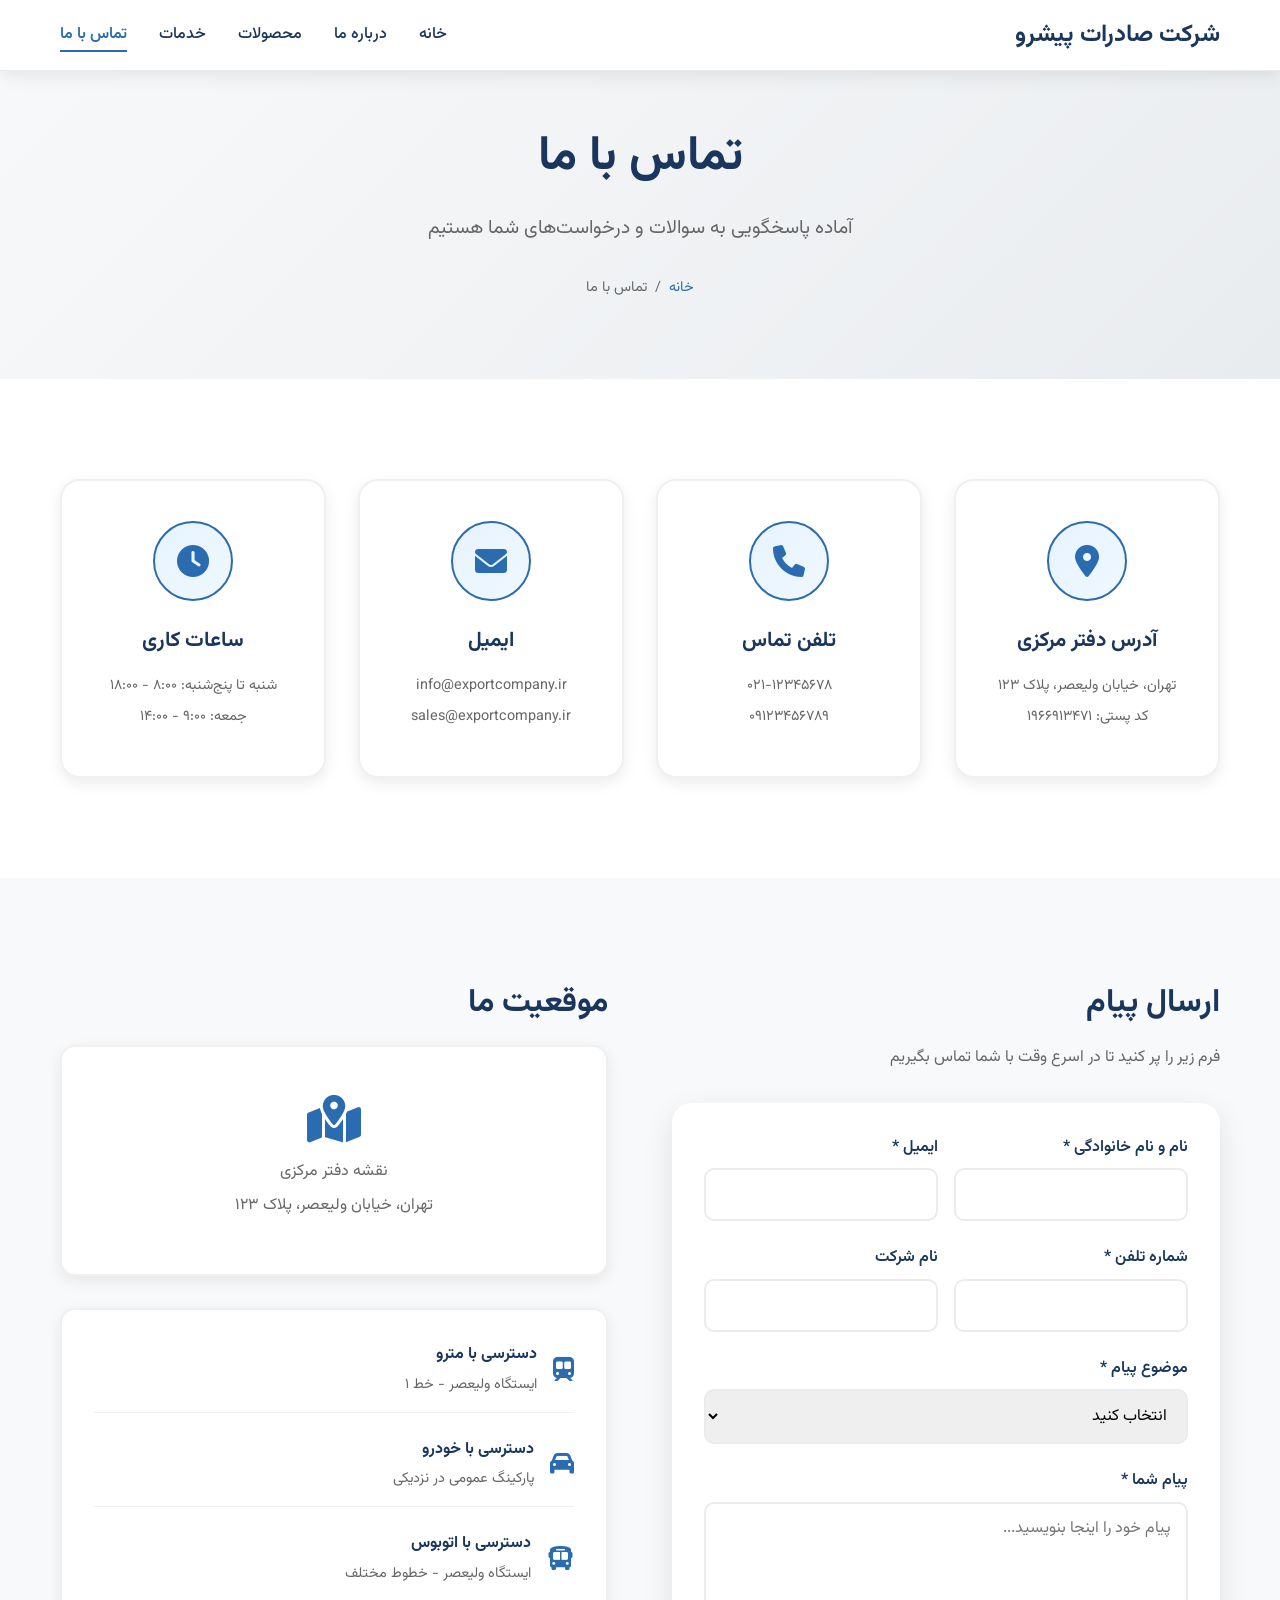
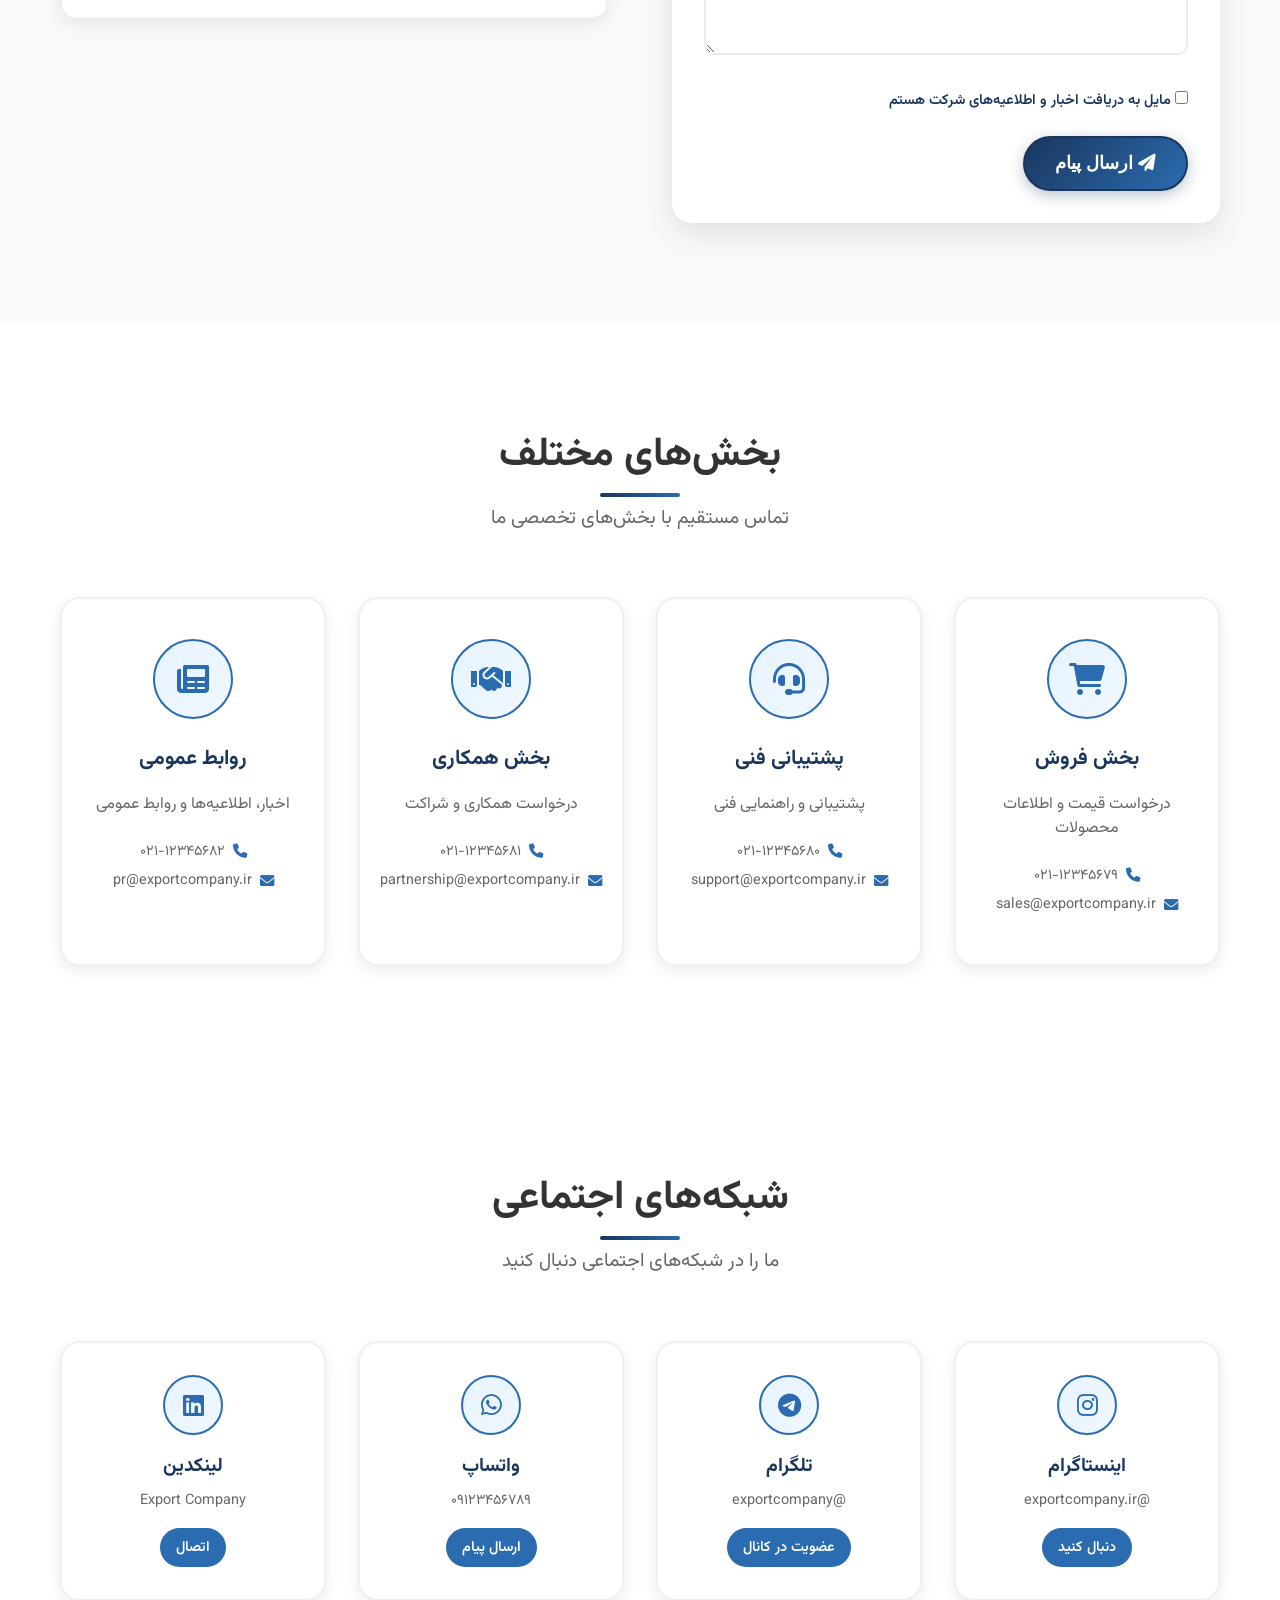
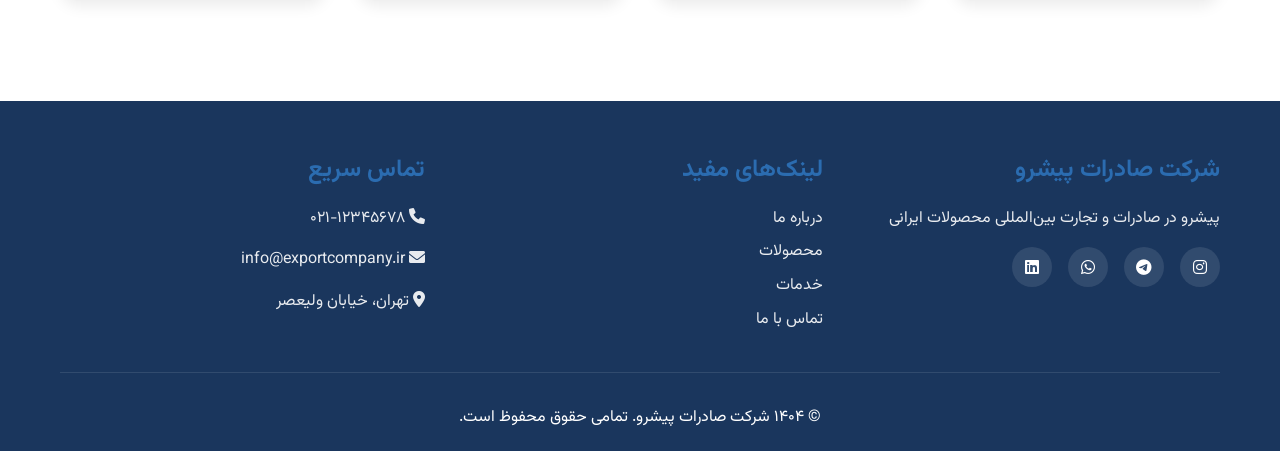
<file: contact.html>
<!DOCTYPE html>
<html lang="fa" dir="rtl">
<head>
    <meta charset="UTF-8">
    <meta name="viewport" content="width=device-width, initial-scale=1.0">
    <title>تماس با ما - شرکت صادرات پیشرو</title>
    <link rel="stylesheet" href="contact.css">
    <link href="https://fonts.googleapis.com/css2?family=Vazirmatn:wght@300;400;500;600;700&display=swap" rel="stylesheet">
    <link rel="stylesheet" href="https://cdnjs.cloudflare.com/ajax/libs/font-awesome/6.0.0/css/all.min.css">
</head>
<body>
    <!-- Navigation -->
    <nav class="navbar">
        <div class="nav-container">
            <div class="nav-logo">
                <h2>شرکت صادرات پیشرو</h2>
            </div>
            <ul class="nav-menu">
                <li><a href="index.html">خانه</a></li>
                <li><a href="about.html">درباره ما</a></li>
                <li><a href="products.html">محصولات</a></li>
                <li><a href="services.html">خدمات</a></li>
                <li><a href="contact.html" class="active">تماس با ما</a></li>
            </ul>
            <div class="hamburger">
                <span></span>
                <span></span>
                <span></span>
            </div>
        </div>
    </nav>

    <!-- Page Header -->
    <section class="page-header">
        <div class="container">
            <div class="page-header-content">
                <h1>تماس با ما</h1>
                <p>آماده پاسخگویی به سوالات و درخواست‌های شما هستیم</p>
                <div class="breadcrumb">
                    <a href="index.html">خانه</a>
                    <span>/</span>
                    <span>تماس با ما</span>
                </div>
            </div>
        </div>
    </section>

    <!-- Contact Info -->
    <section class="contact-info">
        <div class="container">
            <div class="contact-grid">
                <div class="contact-card fade-in-up">
                    <div class="contact-icon">
                        <i class="fas fa-map-marker-alt"></i>
                    </div>
                    <h3>آدرس دفتر مرکزی</h3>
                    <p>تهران، خیابان ولیعصر، پلاک ۱۲۳</p>
                    <p>کد پستی: ۱۹۶۶۹۱۳۴۷۱</p>
                </div>
                <div class="contact-card fade-in-up">
                    <div class="contact-icon">
                        <i class="fas fa-phone"></i>
                    </div>
                    <h3>تلفن تماس</h3>
                    <p>۰۲۱-۱۲۳۴۵۶۷۸</p>
                    <p>۰۹۱۲۳۴۵۶۷۸۹</p>
                </div>
                <div class="contact-card fade-in-up">
                    <div class="contact-icon">
                        <i class="fas fa-envelope"></i>
                    </div>
                    <h3>ایمیل</h3>
                    <p>info@exportcompany.ir</p>
                    <p>sales@exportcompany.ir</p>
                </div>
                <div class="contact-card fade-in-up">
                    <div class="contact-icon">
                        <i class="fas fa-clock"></i>
                    </div>
                    <h3>ساعات کاری</h3>
                    <p>شنبه تا پنج‌شنبه: ۸:۰۰ - ۱۸:۰۰</p>
                    <p>جمعه: ۹:۰۰ - ۱۴:۰۰</p>
                </div>
            </div>
        </div>
    </section>

    <!-- Contact Form & Map -->
    <section class="contact-form-section">
        <div class="container">
            <div class="contact-content">
                <div class="contact-form-container fade-in-left">
                    <h2>ارسال پیام</h2>
                    <p>فرم زیر را پر کنید تا در اسرع وقت با شما تماس بگیریم</p>
                    <form id="contactForm" class="contact-form">
                        <div class="form-row">
                            <div class="form-group">
                                <label for="name">نام و نام خانوادگی *</label>
                                <input type="text" id="name" name="name" required>
                            </div>
                            <div class="form-group">
                                <label for="email">ایمیل *</label>
                                <input type="email" id="email" name="email" required>
                            </div>
                        </div>
                        <div class="form-row">
                            <div class="form-group">
                                <label for="phone">شماره تلفن *</label>
                                <input type="tel" id="phone" name="phone" required>
                            </div>
                            <div class="form-group">
                                <label for="company">نام شرکت</label>
                                <input type="text" id="company" name="company">
                            </div>
                        </div>
                        <div class="form-group">
                            <label for="subject">موضوع پیام *</label>
                            <select id="subject" name="subject" required>
                                <option value="">انتخاب کنید</option>
                                <option value="product">سوال درباره محصول</option>
                                <option value="price">استعلام قیمت</option>
                                <option value="service">درخواست خدمات</option>
                                <option value="partnership">همکاری تجاری</option>
                                <option value="other">سایر موارد</option>
                            </select>
                        </div>
                        <div class="form-group">
                            <label for="message">پیام شما *</label>
                            <textarea id="message" name="message" rows="5" required placeholder="پیام خود را اینجا بنویسید..."></textarea>
                        </div>
                        <div class="form-group">
                            <label class="checkbox-label">
                                <input type="checkbox" id="newsletter" name="newsletter">
                                <span class="checkmark"></span>
                                مایل به دریافت اخبار و اطلاعیه‌های شرکت هستم
                            </label>
                        </div>
                        <button type="submit" class="btn btn-primary">
                            <i class="fas fa-paper-plane"></i>
                            ارسال پیام
                        </button>
                    </form>
                </div>
                <div class="contact-map-container fade-in-right">
                    <h2>موقعیت ما</h2>
                    <div class="map-placeholder">
                        <i class="fas fa-map-marked-alt"></i>
                        <p>نقشه دفتر مرکزی</p>
                        <p>تهران، خیابان ولیعصر، پلاک ۱۲۳</p>
                    </div>
                    <div class="map-info">
                        <div class="info-item">
                            <i class="fas fa-subway"></i>
                            <div>
                                <h4>دسترسی با مترو</h4>
                                <p>ایستگاه ولیعصر - خط ۱</p>
                            </div>
                        </div>
                        <div class="info-item">
                            <i class="fas fa-car"></i>
                            <div>
                                <h4>دسترسی با خودرو</h4>
                                <p>پارکینگ عمومی در نزدیکی</p>
                            </div>
                        </div>
                        <div class="info-item">
                            <i class="fas fa-bus"></i>
                            <div>
                                <h4>دسترسی با اتوبوس</h4>
                                <p>ایستگاه ولیعصر - خطوط مختلف</p>
                            </div>
                        </div>
                    </div>
                </div>
            </div>
        </div>
    </section>

    <!-- Departments -->
    <section class="departments">
        <div class="container">
            <div class="section-header fade-in-up">
                <h2>بخش‌های مختلف</h2>
                <p>تماس مستقیم با بخش‌های تخصصی ما</p>
            </div>
            <div class="departments-grid">
                <div class="department-card fade-in-up">
                    <div class="department-icon">
                        <i class="fas fa-shopping-cart"></i>
                    </div>
                    <h3>بخش فروش</h3>
                    <p>درخواست قیمت و اطلاعات محصولات</p>
                    <div class="department-contact">
                        <p><i class="fas fa-phone"></i> ۰۲۱-۱۲۳۴۵۶۷۹</p>
                        <p><i class="fas fa-envelope"></i> sales@exportcompany.ir</p>
                    </div>
                </div>
                <div class="department-card fade-in-up">
                    <div class="department-icon">
                        <i class="fas fa-headset"></i>
                    </div>
                    <h3>پشتیبانی فنی</h3>
                    <p>پشتیبانی و راهنمایی فنی</p>
                    <div class="department-contact">
                        <p><i class="fas fa-phone"></i> ۰۲۱-۱۲۳۴۵۶۸۰</p>
                        <p><i class="fas fa-envelope"></i> support@exportcompany.ir</p>
                    </div>
                </div>
                <div class="department-card fade-in-up">
                    <div class="department-icon">
                        <i class="fas fa-handshake"></i>
                    </div>
                    <h3>بخش همکاری</h3>
                    <p>درخواست همکاری و شراکت</p>
                    <div class="department-contact">
                        <p><i class="fas fa-phone"></i> ۰۲۱-۱۲۳۴۵۶۸۱</p>
                        <p><i class="fas fa-envelope"></i> partnership@exportcompany.ir</p>
                    </div>
                </div>
                <div class="department-card fade-in-up">
                    <div class="department-icon">
                        <i class="fas fa-newspaper"></i>
                    </div>
                    <h3>روابط عمومی</h3>
                    <p>اخبار، اطلاعیه‌ها و روابط عمومی</p>
                    <div class="department-contact">
                        <p><i class="fas fa-phone"></i> ۰۲۱-۱۲۳۴۵۶۸۲</p>
                        <p><i class="fas fa-envelope"></i> pr@exportcompany.ir</p>
                    </div>
                </div>
            </div>
        </div>
    </section>


    <!-- Social Media -->
    <section class="social-media">
        <div class="container">
            <div class="section-header fade-in-up">
                <h2>شبکه‌های اجتماعی</h2>
                <p>ما را در شبکه‌های اجتماعی دنبال کنید</p>
            </div>
            <div class="social-grid">
                <div class="social-card fade-in-up">
                    <div class="social-icon">
                        <i class="fab fa-instagram"></i>
                    </div>
                    <h3>اینستاگرام</h3>
                    <p>@exportcompany.ir</p>
                    <a href="#" class="social-link">دنبال کنید</a>
                </div>
                <div class="social-card fade-in-up">
                    <div class="social-icon">
                        <i class="fab fa-telegram"></i>
                    </div>
                    <h3>تلگرام</h3>
                    <p>@exportcompany</p>
                    <a href="#" class="social-link">عضویت در کانال</a>
                </div>
                <div class="social-card fade-in-up">
                    <div class="social-icon">
                        <i class="fab fa-whatsapp"></i>
                    </div>
                    <h3>واتساپ</h3>
                    <p>۰۹۱۲۳۴۵۶۷۸۹</p>
                    <a href="#" class="social-link">ارسال پیام</a>
                </div>
                <div class="social-card fade-in-up">
                    <div class="social-icon">
                        <i class="fab fa-linkedin"></i>
                    </div>
                    <h3>لینکدین</h3>
                    <p>Export Company</p>
                    <a href="#" class="social-link">اتصال</a>
                </div>
            </div>
        </div>
    </section>

    <!-- Footer -->
    <footer class="footer">
        <div class="container">
            <div class="footer-content">
                <div class="footer-section fade-in-up">
                    <h3>شرکت صادرات پیشرو</h3>
                    <p>پیشرو در صادرات و تجارت بین‌المللی محصولات ایرانی</p>
                    <div class="social-links">
                        <a href="#"><i class="fab fa-instagram"></i></a>
                        <a href="#"><i class="fab fa-telegram"></i></a>
                        <a href="#"><i class="fab fa-whatsapp"></i></a>
                        <a href="#"><i class="fab fa-linkedin"></i></a>
                    </div>
                </div>
                <div class="footer-section fade-in-up">
                    <h3>لینک‌های مفید</h3>
                    <ul>
                        <li><a href="about.html">درباره ما</a></li>
                        <li><a href="products.html">محصولات</a></li>
                        <li><a href="services.html">خدمات</a></li>
                        <li><a href="contact.html">تماس با ما</a></li>
                    </ul>
                </div>
                <div class="footer-section fade-in-up">
                    <h3>تماس سریع</h3>
                    <p><i class="fas fa-phone"></i> ۰۲۱-۱۲۳۴۵۶۷۸</p>
                    <p><i class="fas fa-envelope"></i> info@exportcompany.ir</p>
                    <p><i class="fas fa-map-marker-alt"></i> تهران، خیابان ولیعصر</p>
                </div>
            </div>
            <div class="footer-bottom fade-in-up">
                <p>&copy; ۱۴۰۴ شرکت صادرات پیشرو. تمامی حقوق محفوظ است.</p>
            </div>
        </div>
    </footer>

    <script src="contact.js"></script>
</body>
</html>
</file>
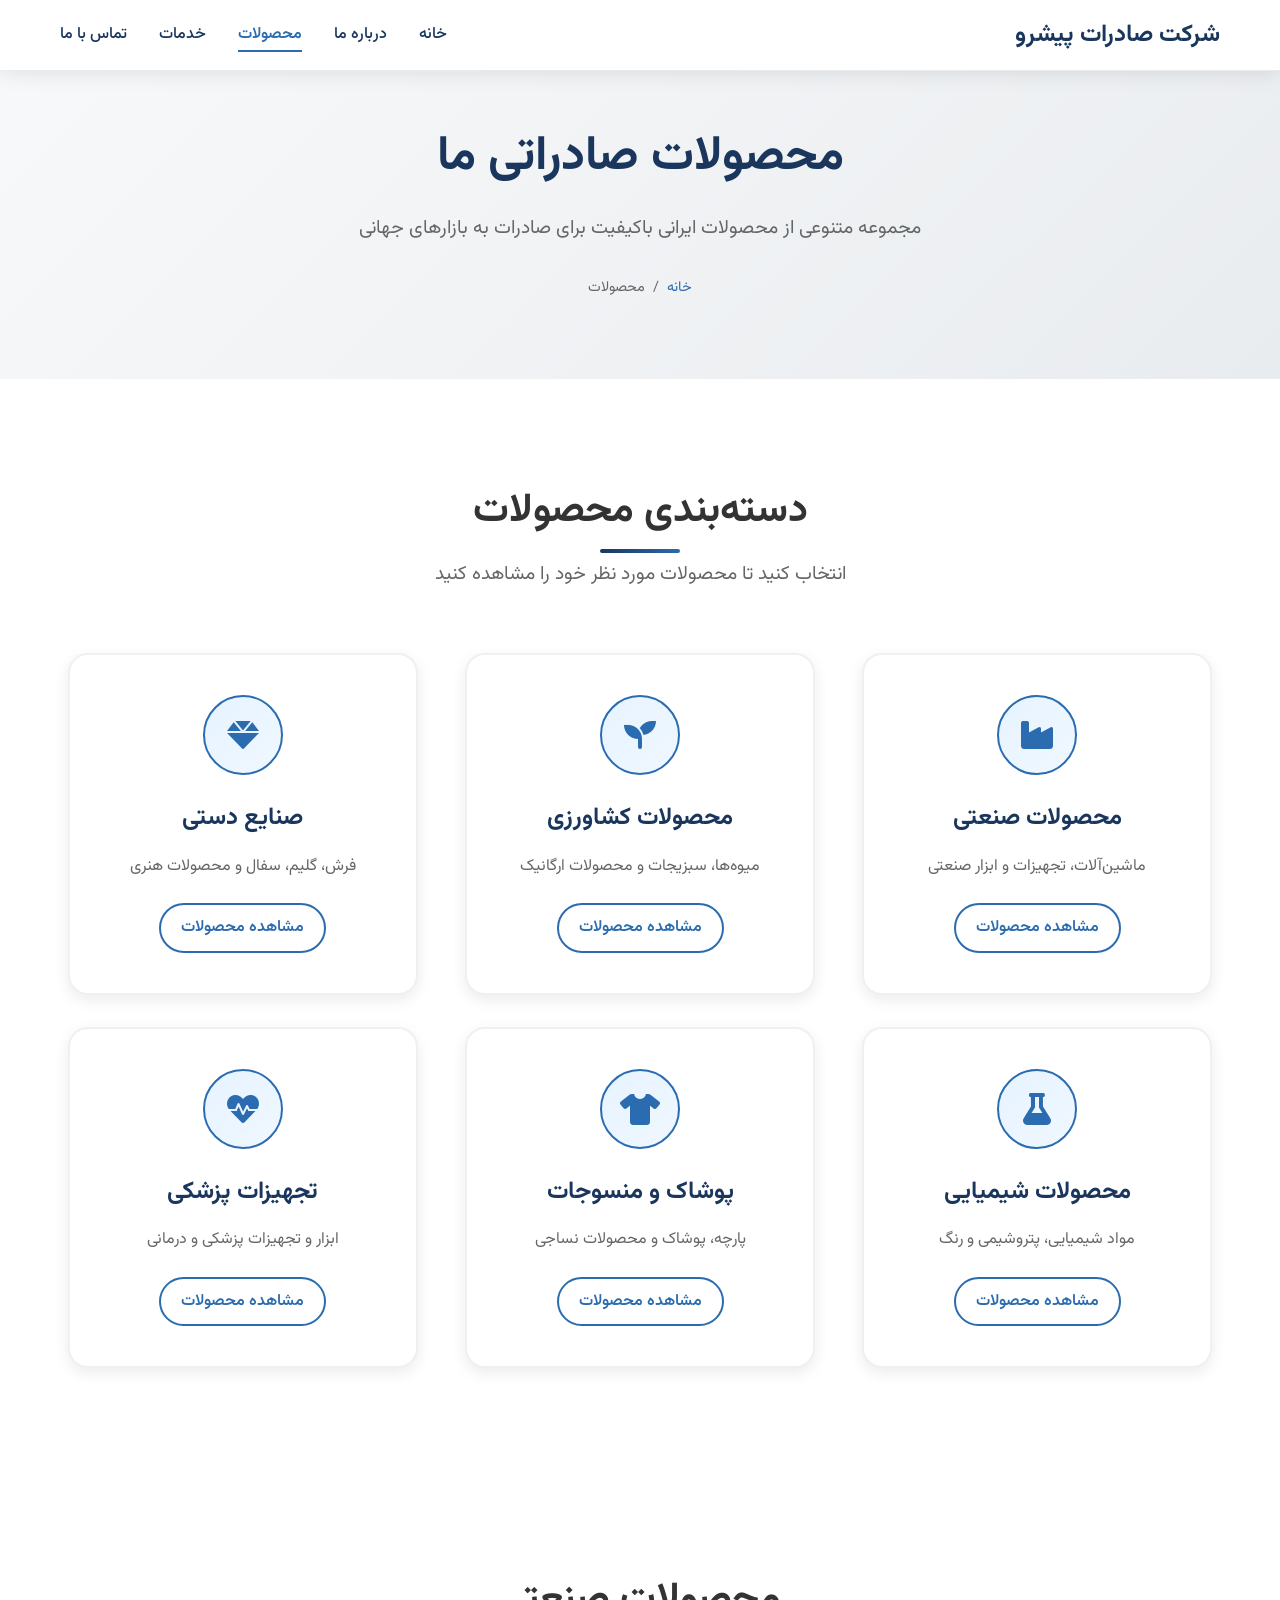
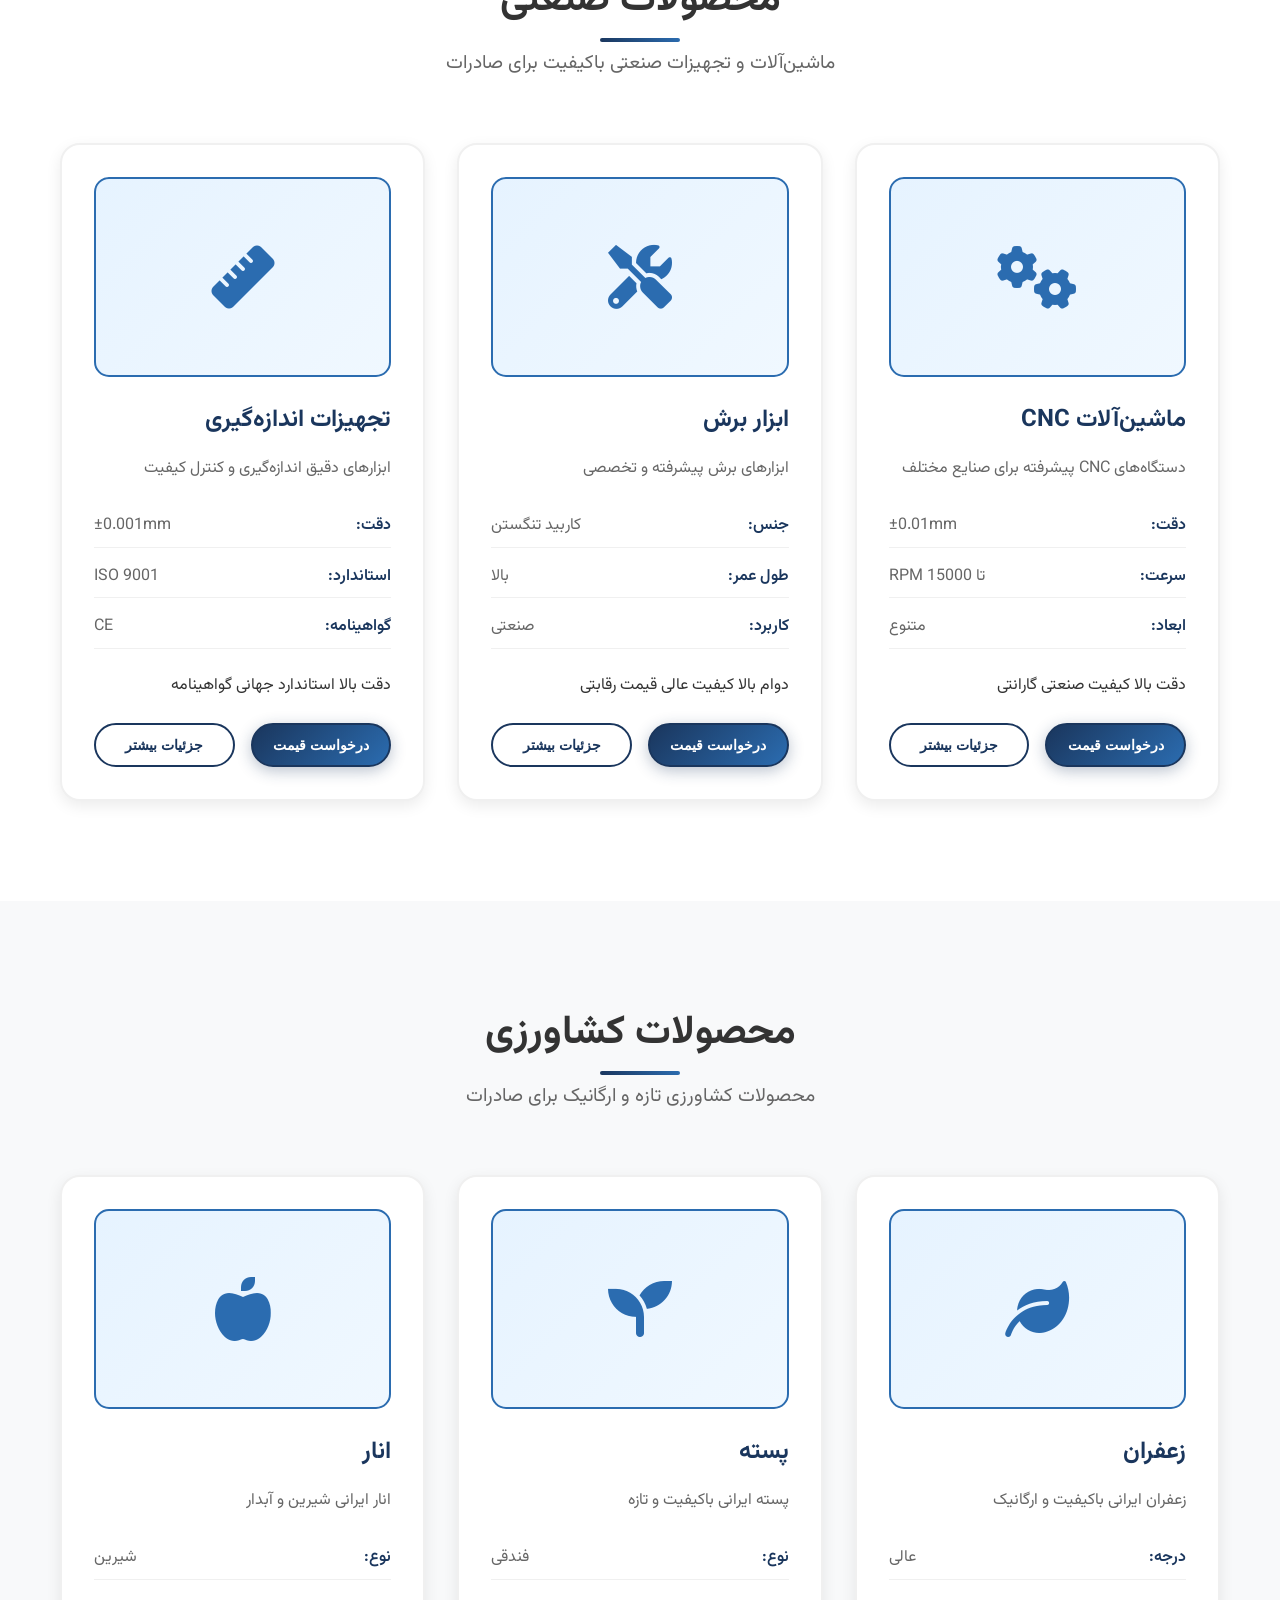
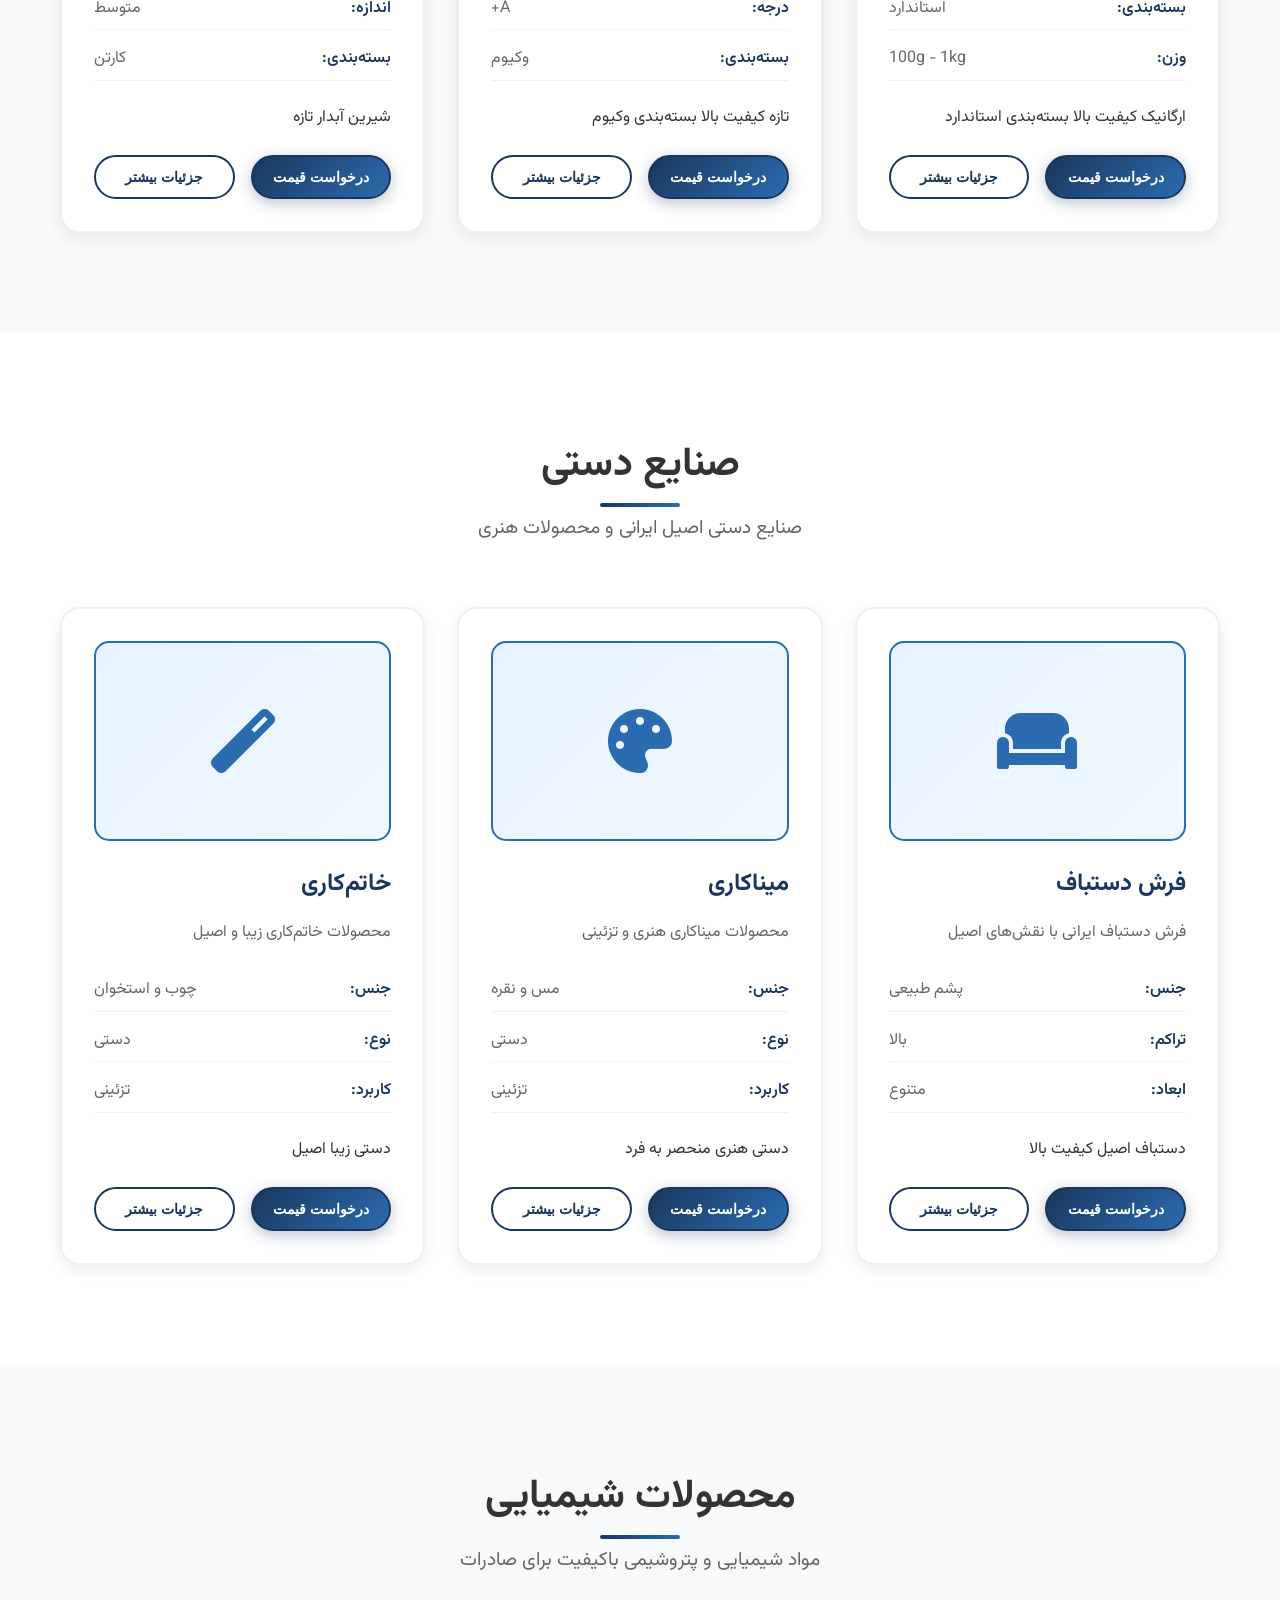
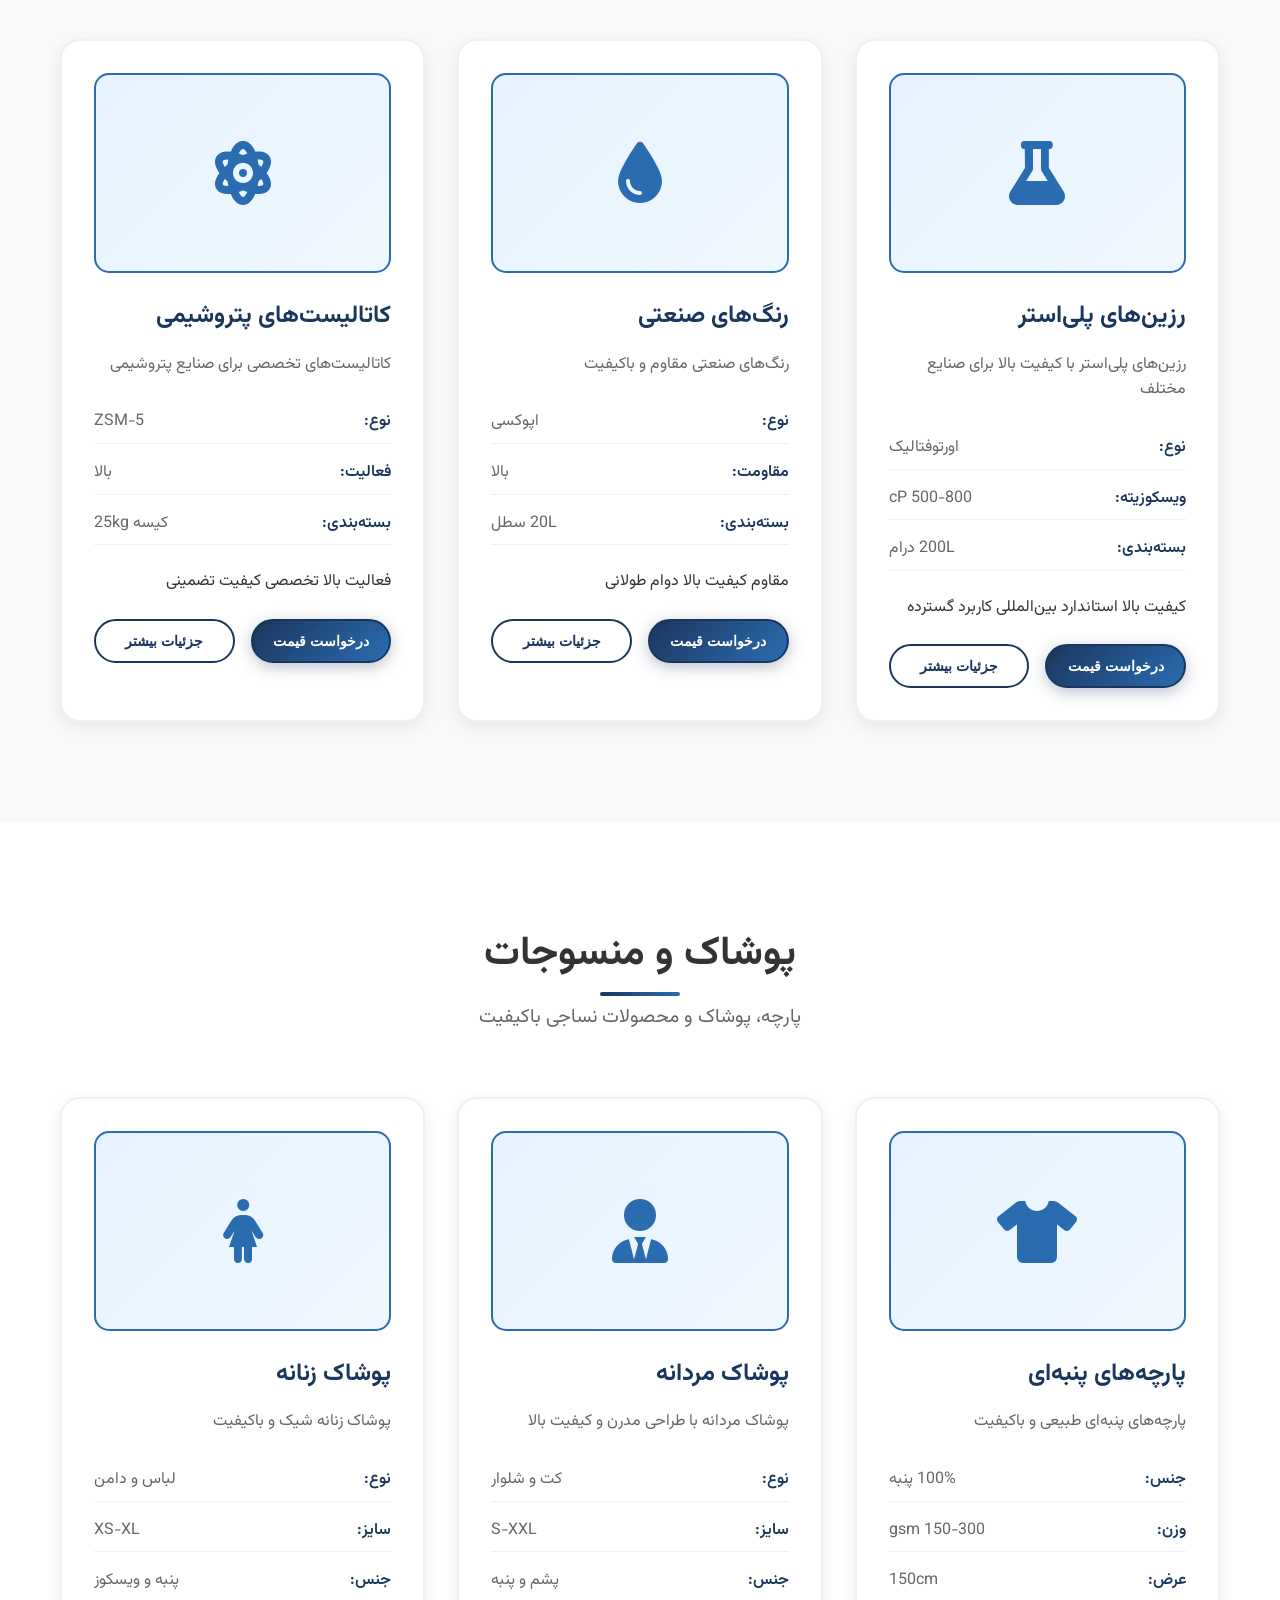
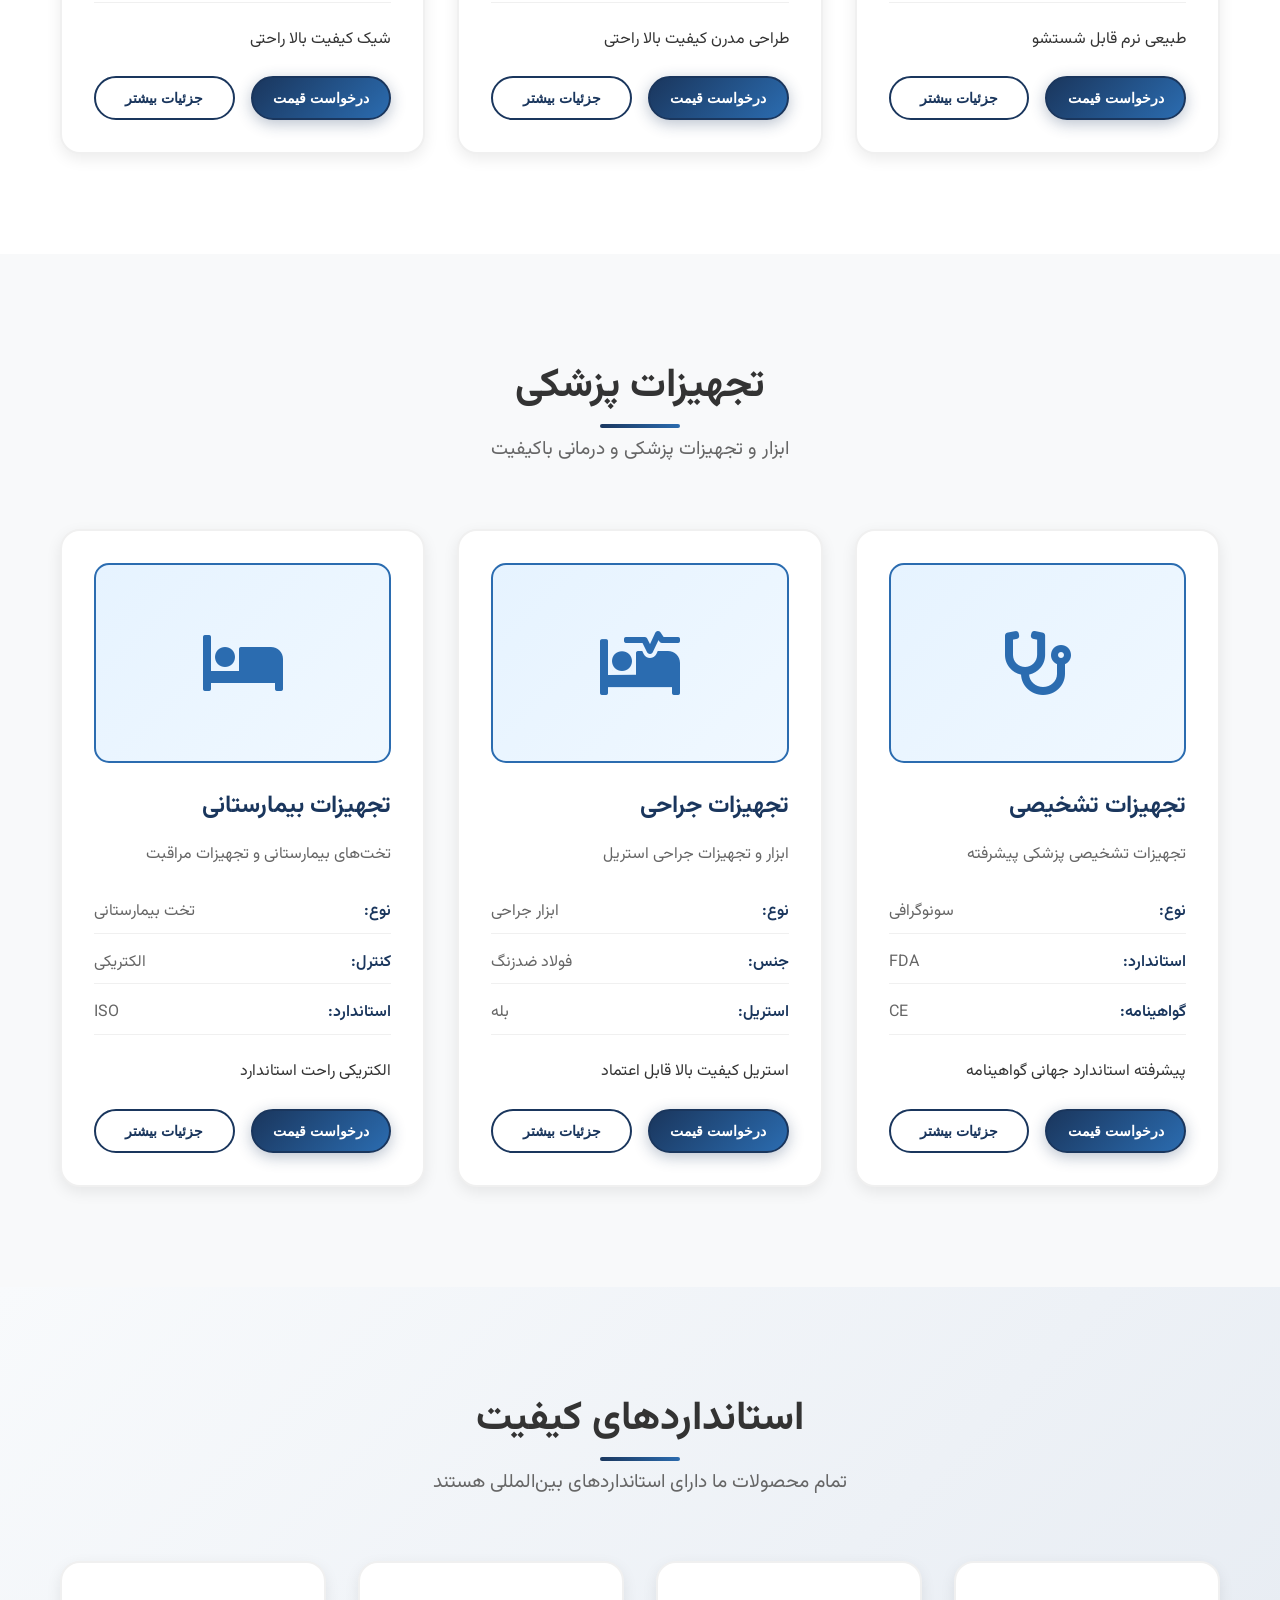
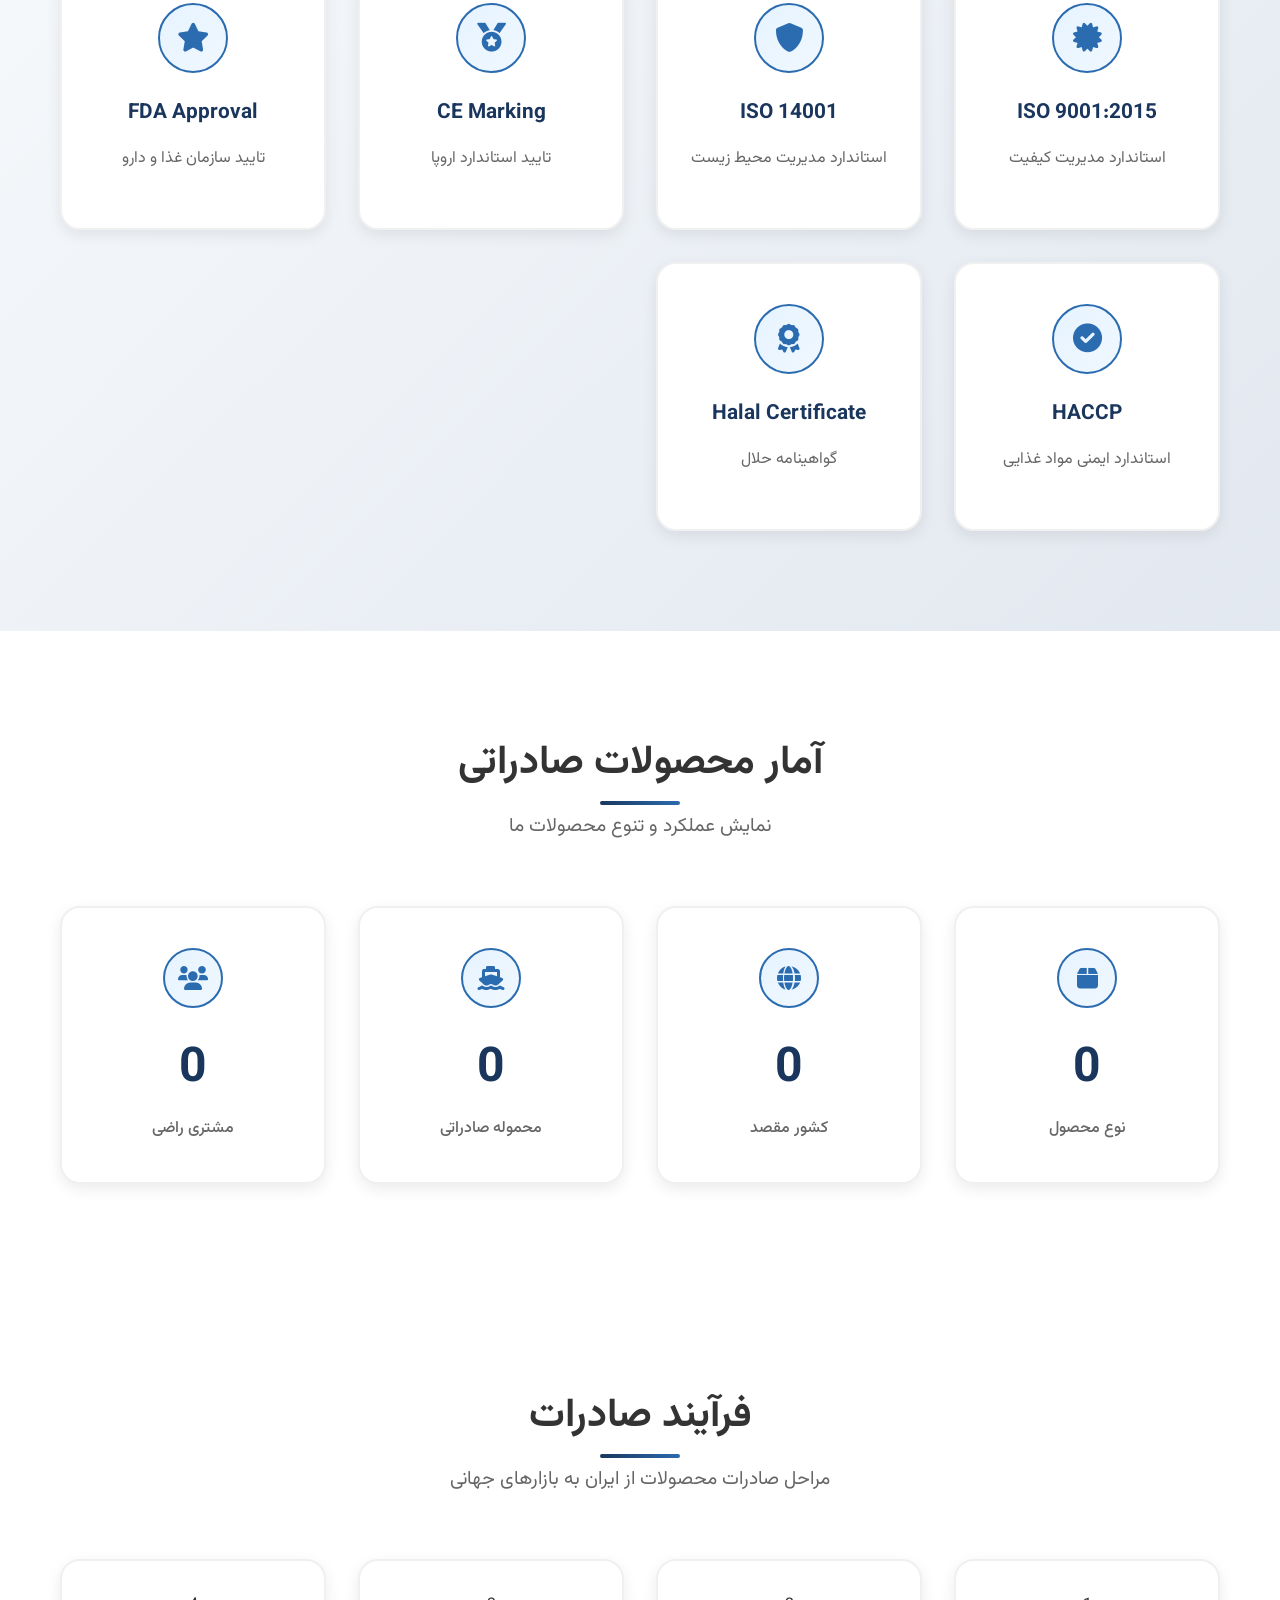
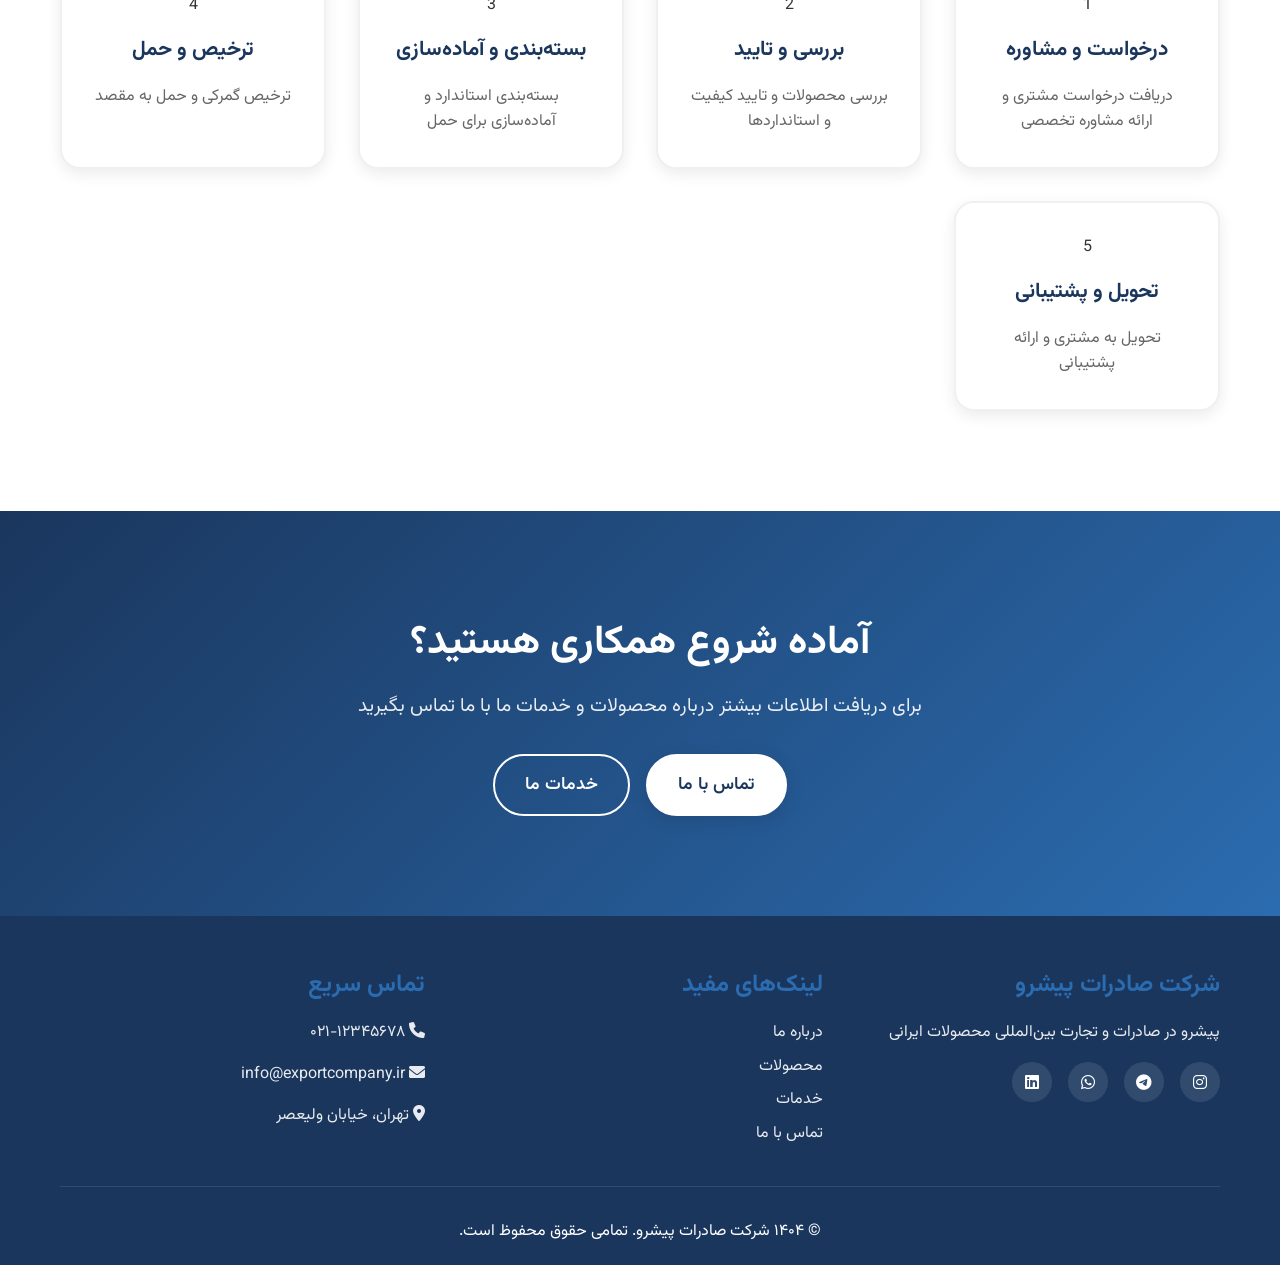
<file: products.html>
<!DOCTYPE html>
<html lang="fa" dir="rtl">
<head>
    <meta charset="UTF-8">
    <meta name="viewport" content="width=device-width, initial-scale=1.0">
    <title>محصولات صادراتی - شرکت صادرات پیشرو</title>
    <link rel="stylesheet" href="products.css">
    <link href="https://fonts.googleapis.com/css2?family=Vazirmatn:wght@300;400;500;600;700&display=swap" rel="stylesheet">
    <link rel="stylesheet" href="https://cdnjs.cloudflare.com/ajax/libs/font-awesome/6.0.0/css/all.min.css">
</head>
<body>
    <!-- Navigation -->
    <nav class="navbar">
        <div class="nav-container">
            <div class="nav-logo">
                <h2>شرکت صادرات پیشرو</h2>
            </div>
            <ul class="nav-menu">
                <li><a href="index.html">خانه</a></li>
                <li><a href="about.html">درباره ما</a></li>
                <li><a href="products.html" class="active">محصولات</a></li>
                <li><a href="services.html">خدمات</a></li>
                <li><a href="contact.html">تماس با ما</a></li>
            </ul>
            <div class="hamburger">
                <span></span>
                <span></span>
                <span></span>
            </div>
        </div>
    </nav>

    <!-- Page Header -->
    <section class="page-header">
        <div class="container">
            <div class="page-header-content">
                <h1>محصولات صادراتی ما</h1>
                <p>مجموعه متنوعی از محصولات ایرانی باکیفیت برای صادرات به بازارهای جهانی</p>
                <div class="breadcrumb">
                    <a href="index.html">خانه</a>
                    <span>/</span>
                    <span>محصولات</span>
                </div>
            </div>
        </div>
    </section>

    <!-- Product Categories -->
    <section class="product-categories">
        <div class="container">
            <div class="section-header fade-in-up">
                <h2>دسته‌بندی محصولات</h2>
                <p>انتخاب کنید تا محصولات مورد نظر خود را مشاهده کنید</p>
            </div>
            <div class="categories-grid">
                <div class="category-card fade-in-up">
                    <div class="category-icon">
                        <i class="fas fa-industry"></i>
                    </div>
                    <h3>محصولات صنعتی</h3>
                    <p>ماشین‌آلات، تجهیزات و ابزار صنعتی</p>
                    <a href="#industrial" class="category-link">مشاهده محصولات</a>
                </div>
                <div class="category-card fade-in-up">
                    <div class="category-icon">
                        <i class="fas fa-seedling"></i>
                    </div>
                    <h3>محصولات کشاورزی</h3>
                    <p>میوه‌ها، سبزیجات و محصولات ارگانیک</p>
                    <a href="#agricultural" class="category-link">مشاهده محصولات</a>
                </div>
                <div class="category-card fade-in-up">
                    <div class="category-icon">
                        <i class="fas fa-gem"></i>
                    </div>
                    <h3>صنایع دستی</h3>
                    <p>فرش، گلیم، سفال و محصولات هنری</p>
                    <a href="#handicrafts" class="category-link">مشاهده محصولات</a>
                </div>
                <div class="category-card fade-in-up">
                    <div class="category-icon">
                        <i class="fas fa-flask"></i>
                    </div>
                    <h3>محصولات شیمیایی</h3>
                    <p>مواد شیمیایی، پتروشیمی و رنگ</p>
                    <a href="#chemical" class="category-link">مشاهده محصولات</a>
                </div>
                <div class="category-card fade-in-up">
                    <div class="category-icon">
                        <i class="fas fa-tshirt"></i>
                    </div>
                    <h3>پوشاک و منسوجات</h3>
                    <p>پارچه، پوشاک و محصولات نساجی</p>
                    <a href="#textiles" class="category-link">مشاهده محصولات</a>
                </div>
                <div class="category-card fade-in-up">
                    <div class="category-icon">
                        <i class="fas fa-heartbeat"></i>
                    </div>
                    <h3>تجهیزات پزشکی</h3>
                    <p>ابزار و تجهیزات پزشکی و درمانی</p>
                    <a href="#medical" class="category-link">مشاهده محصولات</a>
                </div>
            </div>
        </div>
    </section>

    <!-- Industrial Products -->
    <section id="industrial" class="products-section">
        <div class="container">
            <div class="section-header fade-in-up">
                <h2>محصولات صنعتی</h2>
                <p>ماشین‌آلات و تجهیزات صنعتی باکیفیت برای صادرات</p>
            </div>
            <div class="products-grid">
                <div class="product-card fade-in-up">
                    <div class="product-image">
                        <i class="fas fa-cogs"></i>
                    </div>
                    <h3>ماشین‌آلات CNC</h3>
                    <p>دستگاه‌های CNC پیشرفته برای صنایع مختلف</p>
                    <div class="product-specs">
                        <div class="spec-item">
                            <span class="spec-label">دقت:</span>
                            <span class="spec-value">±0.01mm</span>
                        </div>
                        <div class="spec-item">
                            <span class="spec-label">سرعت:</span>
                            <span class="spec-value">تا 15000 RPM</span>
                        </div>
                        <div class="spec-item">
                            <span class="spec-label">ابعاد:</span>
                            <span class="spec-value">متنوع</span>
                        </div>
                    </div>
                    <div class="product-features">
                        <span>دقت بالا</span>
                        <span>کیفیت صنعتی</span>
                        <span>گارانتی</span>
                    </div>
                    <div class="product-actions">
                        <button class="btn btn-primary">درخواست قیمت</button>
                        <button class="btn btn-secondary">جزئیات بیشتر</button>
                    </div>
                </div>
                <div class="product-card fade-in-up">
                    <div class="product-image">
                        <i class="fas fa-tools"></i>
                    </div>
                    <h3>ابزار برش</h3>
                    <p>ابزارهای برش پیشرفته و تخصصی</p>
                    <div class="product-specs">
                        <div class="spec-item">
                            <span class="spec-label">جنس:</span>
                            <span class="spec-value">کاربید تنگستن</span>
                        </div>
                        <div class="spec-item">
                            <span class="spec-label">طول عمر:</span>
                            <span class="spec-value">بالا</span>
                        </div>
                        <div class="spec-item">
                            <span class="spec-label">کاربرد:</span>
                            <span class="spec-value">صنعتی</span>
                        </div>
                    </div>
                    <div class="product-features">
                        <span>دوام بالا</span>
                        <span>کیفیت عالی</span>
                        <span>قیمت رقابتی</span>
                    </div>
                    <div class="product-actions">
                        <button class="btn btn-primary">درخواست قیمت</button>
                        <button class="btn btn-secondary">جزئیات بیشتر</button>
                    </div>
                </div>
                <div class="product-card fade-in-up">
                    <div class="product-image">
                        <i class="fas fa-ruler"></i>
                    </div>
                    <h3>تجهیزات اندازه‌گیری</h3>
                    <p>ابزارهای دقیق اندازه‌گیری و کنترل کیفیت</p>
                    <div class="product-specs">
                        <div class="spec-item">
                            <span class="spec-label">دقت:</span>
                            <span class="spec-value">±0.001mm</span>
                        </div>
                        <div class="spec-item">
                            <span class="spec-label">استاندارد:</span>
                            <span class="spec-value">ISO 9001</span>
                        </div>
                        <div class="spec-item">
                            <span class="spec-label">گواهینامه:</span>
                            <span class="spec-value">CE</span>
                        </div>
                    </div>
                    <div class="product-features">
                        <span>دقت بالا</span>
                        <span>استاندارد جهانی</span>
                        <span>گواهینامه</span>
                    </div>
                    <div class="product-actions">
                        <button class="btn btn-primary">درخواست قیمت</button>
                        <button class="btn btn-secondary">جزئیات بیشتر</button>
                    </div>
                </div>
            </div>
        </div>
    </section>

    <!-- Agricultural Products -->
    <section id="agricultural" class="products-section">
        <div class="container">
            <div class="section-header fade-in-up">
                <h2>محصولات کشاورزی</h2>
                <p>محصولات کشاورزی تازه و ارگانیک برای صادرات</p>
            </div>
            <div class="products-grid">
                <div class="product-card fade-in-up">
                    <div class="product-image">
                        <i class="fas fa-leaf"></i>
                    </div>
                    <h3>زعفران</h3>
                    <p>زعفران ایرانی باکیفیت و ارگانیک</p>
                    <div class="product-specs">
                        <div class="spec-item">
                            <span class="spec-label">درجه:</span>
                            <span class="spec-value">عالی</span>
                        </div>
                        <div class="spec-item">
                            <span class="spec-label">بسته‌بندی:</span>
                            <span class="spec-value">استاندارد</span>
                        </div>
                        <div class="spec-item">
                            <span class="spec-label">وزن:</span>
                            <span class="spec-value">100g - 1kg</span>
                        </div>
                    </div>
                    <div class="product-features">
                        <span>ارگانیک</span>
                        <span>کیفیت بالا</span>
                        <span>بسته‌بندی استاندارد</span>
                    </div>
                    <div class="product-actions">
                        <button class="btn btn-primary">درخواست قیمت</button>
                        <button class="btn btn-secondary">جزئیات بیشتر</button>
                    </div>
                </div>
                <div class="product-card fade-in-up">
                    <div class="product-image">
                        <i class="fas fa-seedling"></i>
                    </div>
                    <h3>پسته</h3>
                    <p>پسته ایرانی باکیفیت و تازه</p>
                    <div class="product-specs">
                        <div class="spec-item">
                            <span class="spec-label">نوع:</span>
                            <span class="spec-value">فندقی</span>
                        </div>
                        <div class="spec-item">
                            <span class="spec-label">درجه:</span>
                            <span class="spec-value">A+</span>
                        </div>
                        <div class="spec-item">
                            <span class="spec-label">بسته‌بندی:</span>
                            <span class="spec-value">وکیوم</span>
                        </div>
                    </div>
                    <div class="product-features">
                        <span>تازه</span>
                        <span>کیفیت بالا</span>
                        <span>بسته‌بندی وکیوم</span>
                    </div>
                    <div class="product-actions">
                        <button class="btn btn-primary">درخواست قیمت</button>
                        <button class="btn btn-secondary">جزئیات بیشتر</button>
                    </div>
                </div>
                <div class="product-card fade-in-up">
                    <div class="product-image">
                        <i class="fas fa-apple-alt"></i>
                    </div>
                    <h3>انار</h3>
                    <p>انار ایرانی شیرین و آبدار</p>
                    <div class="product-specs">
                        <div class="spec-item">
                            <span class="spec-label">نوع:</span>
                            <span class="spec-value">شیرین</span>
                        </div>
                        <div class="spec-item">
                            <span class="spec-label">اندازه:</span>
                            <span class="spec-value">متوسط</span>
                        </div>
                        <div class="spec-item">
                            <span class="spec-label">بسته‌بندی:</span>
                            <span class="spec-value">کارتن</span>
                        </div>
                    </div>
                    <div class="product-features">
                        <span>شیرین</span>
                        <span>آبدار</span>
                        <span>تازه</span>
                    </div>
                    <div class="product-actions">
                        <button class="btn btn-primary">درخواست قیمت</button>
                        <button class="btn btn-secondary">جزئیات بیشتر</button>
                    </div>
                </div>
            </div>
        </div>
    </section>

    <!-- Handicrafts Products -->
    <section id="handicrafts" class="products-section">
        <div class="container">
            <div class="section-header fade-in-up">
                <h2>صنایع دستی</h2>
                <p>صنایع دستی اصیل ایرانی و محصولات هنری</p>
            </div>
            <div class="products-grid">
                <div class="product-card fade-in-up">
                    <div class="product-image">
                        <i class="fas fa-couch"></i>
                    </div>
                    <h3>فرش دستباف</h3>
                    <p>فرش دستباف ایرانی با نقش‌های اصیل</p>
                    <div class="product-specs">
                        <div class="spec-item">
                            <span class="spec-label">جنس:</span>
                            <span class="spec-value">پشم طبیعی</span>
                        </div>
                        <div class="spec-item">
                            <span class="spec-label">تراکم:</span>
                            <span class="spec-value">بالا</span>
                        </div>
                        <div class="spec-item">
                            <span class="spec-label">ابعاد:</span>
                            <span class="spec-value">متنوع</span>
                        </div>
                    </div>
                    <div class="product-features">
                        <span>دستباف</span>
                        <span>اصیل</span>
                        <span>کیفیت بالا</span>
                    </div>
                    <div class="product-actions">
                        <button class="btn btn-primary">درخواست قیمت</button>
                        <button class="btn btn-secondary">جزئیات بیشتر</button>
                    </div>
                </div>
                <div class="product-card fade-in-up">
                    <div class="product-image">
                        <i class="fas fa-palette"></i>
                    </div>
                    <h3>میناکاری</h3>
                    <p>محصولات میناکاری هنری و تزئینی</p>
                    <div class="product-specs">
                        <div class="spec-item">
                            <span class="spec-label">جنس:</span>
                            <span class="spec-value">مس و نقره</span>
                        </div>
                        <div class="spec-item">
                            <span class="spec-label">نوع:</span>
                            <span class="spec-value">دستی</span>
                        </div>
                        <div class="spec-item">
                            <span class="spec-label">کاربرد:</span>
                            <span class="spec-value">تزئینی</span>
                        </div>
                    </div>
                    <div class="product-features">
                        <span>دستی</span>
                        <span>هنری</span>
                        <span>منحصر به فرد</span>
                    </div>
                    <div class="product-actions">
                        <button class="btn btn-primary">درخواست قیمت</button>
                        <button class="btn btn-secondary">جزئیات بیشتر</button>
                    </div>
                </div>
                <div class="product-card fade-in-up">
                    <div class="product-image">
                        <i class="fas fa-magic"></i>
                    </div>
                    <h3>خاتم‌کاری</h3>
                    <p>محصولات خاتم‌کاری زیبا و اصیل</p>
                    <div class="product-specs">
                        <div class="spec-item">
                            <span class="spec-label">جنس:</span>
                            <span class="spec-value">چوب و استخوان</span>
                        </div>
                        <div class="spec-item">
                            <span class="spec-label">نوع:</span>
                            <span class="spec-value">دستی</span>
                        </div>
                        <div class="spec-item">
                            <span class="spec-label">کاربرد:</span>
                            <span class="spec-value">تزئینی</span>
                        </div>
                    </div>
                    <div class="product-features">
                        <span>دستی</span>
                        <span>زیبا</span>
                        <span>اصیل</span>
                    </div>
                    <div class="product-actions">
                        <button class="btn btn-primary">درخواست قیمت</button>
                        <button class="btn btn-secondary">جزئیات بیشتر</button>
                    </div>
                </div>
            </div>
        </div>
    </section>

    <!-- Chemical Products -->
    <section id="chemical" class="products-section">
        <div class="container">
            <div class="section-header fade-in-up">
                <h2>محصولات شیمیایی</h2>
                <p>مواد شیمیایی و پتروشیمی باکیفیت برای صادرات</p>
            </div>
            <div class="products-grid">
                <div class="product-card fade-in-up">
                    <div class="product-image">
                        <i class="fas fa-flask"></i>
                    </div>
                    <h3>رزین‌های پلی‌استر</h3>
                    <p>رزین‌های پلی‌استر با کیفیت بالا برای صنایع مختلف</p>
                    <div class="product-specs">
                        <div class="spec-item">
                            <span class="spec-label">نوع:</span>
                            <span class="spec-value">اورتوفتالیک</span>
                        </div>
                        <div class="spec-item">
                            <span class="spec-label">ویسکوزیته:</span>
                            <span class="spec-value">500-800 cP</span>
                        </div>
                        <div class="spec-item">
                            <span class="spec-label">بسته‌بندی:</span>
                            <span class="spec-value">200L درام</span>
                        </div>
                    </div>
                    <div class="product-features">
                        <span>کیفیت بالا</span>
                        <span>استاندارد بین‌المللی</span>
                        <span>کاربرد گسترده</span>
                    </div>
                    <div class="product-actions">
                        <button class="btn btn-primary">درخواست قیمت</button>
                        <button class="btn btn-secondary">جزئیات بیشتر</button>
                    </div>
                </div>
                <div class="product-card fade-in-up">
                    <div class="product-image">
                        <i class="fas fa-tint"></i>
                    </div>
                    <h3>رنگ‌های صنعتی</h3>
                    <p>رنگ‌های صنعتی مقاوم و باکیفیت</p>
                    <div class="product-specs">
                        <div class="spec-item">
                            <span class="spec-label">نوع:</span>
                            <span class="spec-value">اپوکسی</span>
                        </div>
                        <div class="spec-item">
                            <span class="spec-label">مقاومت:</span>
                            <span class="spec-value">بالا</span>
                        </div>
                        <div class="spec-item">
                            <span class="spec-label">بسته‌بندی:</span>
                            <span class="spec-value">20L سطل</span>
                        </div>
                    </div>
                    <div class="product-features">
                        <span>مقاوم</span>
                        <span>کیفیت بالا</span>
                        <span>دوام طولانی</span>
                    </div>
                    <div class="product-actions">
                        <button class="btn btn-primary">درخواست قیمت</button>
                        <button class="btn btn-secondary">جزئیات بیشتر</button>
                    </div>
                </div>
                <div class="product-card fade-in-up">
                    <div class="product-image">
                        <i class="fas fa-atom"></i>
                    </div>
                    <h3>کاتالیست‌های پتروشیمی</h3>
                    <p>کاتالیست‌های تخصصی برای صنایع پتروشیمی</p>
                    <div class="product-specs">
                        <div class="spec-item">
                            <span class="spec-label">نوع:</span>
                            <span class="spec-value">ZSM-5</span>
                        </div>
                        <div class="spec-item">
                            <span class="spec-label">فعالیت:</span>
                            <span class="spec-value">بالا</span>
                        </div>
                        <div class="spec-item">
                            <span class="spec-label">بسته‌بندی:</span>
                            <span class="spec-value">کیسه 25kg</span>
                        </div>
                    </div>
                    <div class="product-features">
                        <span>فعالیت بالا</span>
                        <span>تخصصی</span>
                        <span>کیفیت تضمینی</span>
                    </div>
                    <div class="product-actions">
                        <button class="btn btn-primary">درخواست قیمت</button>
                        <button class="btn btn-secondary">جزئیات بیشتر</button>
                    </div>
                </div>
            </div>
        </div>
    </section>

    <!-- Textiles Products -->
    <section id="textiles" class="products-section">
        <div class="container">
            <div class="section-header fade-in-up">
                <h2>پوشاک و منسوجات</h2>
                <p>پارچه، پوشاک و محصولات نساجی باکیفیت</p>
            </div>
            <div class="products-grid">
                <div class="product-card fade-in-up">
                    <div class="product-image">
                        <i class="fas fa-tshirt"></i>
                    </div>
                    <h3>پارچه‌های پنبه‌ای</h3>
                    <p>پارچه‌های پنبه‌ای طبیعی و باکیفیت</p>
                    <div class="product-specs">
                        <div class="spec-item">
                            <span class="spec-label">جنس:</span>
                            <span class="spec-value">100% پنبه</span>
                        </div>
                        <div class="spec-item">
                            <span class="spec-label">وزن:</span>
                            <span class="spec-value">150-300 gsm</span>
                        </div>
                        <div class="spec-item">
                            <span class="spec-label">عرض:</span>
                            <span class="spec-value">150cm</span>
                        </div>
                    </div>
                    <div class="product-features">
                        <span>طبیعی</span>
                        <span>نرم</span>
                        <span>قابل شستشو</span>
                    </div>
                    <div class="product-actions">
                        <button class="btn btn-primary">درخواست قیمت</button>
                        <button class="btn btn-secondary">جزئیات بیشتر</button>
                    </div>
                </div>
                <div class="product-card fade-in-up">
                    <div class="product-image">
                        <i class="fas fa-user-tie"></i>
                    </div>
                    <h3>پوشاک مردانه</h3>
                    <p>پوشاک مردانه با طراحی مدرن و کیفیت بالا</p>
                    <div class="product-specs">
                        <div class="spec-item">
                            <span class="spec-label">نوع:</span>
                            <span class="spec-value">کت و شلوار</span>
                        </div>
                        <div class="spec-item">
                            <span class="spec-label">سایز:</span>
                            <span class="spec-value">S-XXL</span>
                        </div>
                        <div class="spec-item">
                            <span class="spec-label">جنس:</span>
                            <span class="spec-value">پشم و پنبه</span>
                        </div>
                    </div>
                    <div class="product-features">
                        <span>طراحی مدرن</span>
                        <span>کیفیت بالا</span>
                        <span>راحتی</span>
                    </div>
                    <div class="product-actions">
                        <button class="btn btn-primary">درخواست قیمت</button>
                        <button class="btn btn-secondary">جزئیات بیشتر</button>
                    </div>
                </div>
                <div class="product-card fade-in-up">
                    <div class="product-image">
                        <i class="fas fa-female"></i>
                    </div>
                    <h3>پوشاک زنانه</h3>
                    <p>پوشاک زنانه شیک و باکیفیت</p>
                    <div class="product-specs">
                        <div class="spec-item">
                            <span class="spec-label">نوع:</span>
                            <span class="spec-value">لباس و دامن</span>
                        </div>
                        <div class="spec-item">
                            <span class="spec-label">سایز:</span>
                            <span class="spec-value">XS-XL</span>
                        </div>
                        <div class="spec-item">
                            <span class="spec-label">جنس:</span>
                            <span class="spec-value">پنبه و ویسکوز</span>
                        </div>
                    </div>
                    <div class="product-features">
                        <span>شیک</span>
                        <span>کیفیت بالا</span>
                        <span>راحتی</span>
                    </div>
                    <div class="product-actions">
                        <button class="btn btn-primary">درخواست قیمت</button>
                        <button class="btn btn-secondary">جزئیات بیشتر</button>
                    </div>
                </div>
            </div>
        </div>
    </section>

    <!-- Medical Equipment -->
    <section id="medical" class="products-section">
        <div class="container">
            <div class="section-header fade-in-up">
                <h2>تجهیزات پزشکی</h2>
                <p>ابزار و تجهیزات پزشکی و درمانی باکیفیت</p>
            </div>
            <div class="products-grid">
                <div class="product-card fade-in-up">
                    <div class="product-image">
                        <i class="fas fa-stethoscope"></i>
                    </div>
                    <h3>تجهیزات تشخیصی</h3>
                    <p>تجهیزات تشخیصی پزشکی پیشرفته</p>
                    <div class="product-specs">
                        <div class="spec-item">
                            <span class="spec-label">نوع:</span>
                            <span class="spec-value">سونوگرافی</span>
                        </div>
                        <div class="spec-item">
                            <span class="spec-label">استاندارد:</span>
                            <span class="spec-value">FDA</span>
                        </div>
                        <div class="spec-item">
                            <span class="spec-label">گواهینامه:</span>
                            <span class="spec-value">CE</span>
                        </div>
                    </div>
                    <div class="product-features">
                        <span>پیشرفته</span>
                        <span>استاندارد جهانی</span>
                        <span>گواهینامه</span>
                    </div>
                    <div class="product-actions">
                        <button class="btn btn-primary">درخواست قیمت</button>
                        <button class="btn btn-secondary">جزئیات بیشتر</button>
                    </div>
                </div>
                <div class="product-card fade-in-up">
                    <div class="product-image">
                        <i class="fas fa-procedures"></i>
                    </div>
                    <h3>تجهیزات جراحی</h3>
                    <p>ابزار و تجهیزات جراحی استریل</p>
                    <div class="product-specs">
                        <div class="spec-item">
                            <span class="spec-label">نوع:</span>
                            <span class="spec-value">ابزار جراحی</span>
                        </div>
                        <div class="spec-item">
                            <span class="spec-label">جنس:</span>
                            <span class="spec-value">فولاد ضدزنگ</span>
                        </div>
                        <div class="spec-item">
                            <span class="spec-label">استریل:</span>
                            <span class="spec-value">بله</span>
                        </div>
                    </div>
                    <div class="product-features">
                        <span>استریل</span>
                        <span>کیفیت بالا</span>
                        <span>قابل اعتماد</span>
                    </div>
                    <div class="product-actions">
                        <button class="btn btn-primary">درخواست قیمت</button>
                        <button class="btn btn-secondary">جزئیات بیشتر</button>
                    </div>
                </div>
                <div class="product-card fade-in-up">
                    <div class="product-image">
                        <i class="fas fa-bed"></i>
                    </div>
                    <h3>تجهیزات بیمارستانی</h3>
                    <p>تخت‌های بیمارستانی و تجهیزات مراقبت</p>
                    <div class="product-specs">
                        <div class="spec-item">
                            <span class="spec-label">نوع:</span>
                            <span class="spec-value">تخت بیمارستانی</span>
                        </div>
                        <div class="spec-item">
                            <span class="spec-label">کنترل:</span>
                            <span class="spec-value">الکتریکی</span>
                        </div>
                        <div class="spec-item">
                            <span class="spec-label">استاندارد:</span>
                            <span class="spec-value">ISO</span>
                        </div>
                    </div>
                    <div class="product-features">
                        <span>الکتریکی</span>
                        <span>راحت</span>
                        <span>استاندارد</span>
                    </div>
                    <div class="product-actions">
                        <button class="btn btn-primary">درخواست قیمت</button>
                        <button class="btn btn-secondary">جزئیات بیشتر</button>
                    </div>
                </div>
            </div>
        </div>
    </section>

    <!-- Product Quality Standards -->
    <section class="quality-standards">
        <div class="container">
            <div class="section-header fade-in-up">
                <h2>استانداردهای کیفیت</h2>
                <p>تمام محصولات ما دارای استانداردهای بین‌المللی هستند</p>
            </div>
            <div class="standards-grid">
                <div class="standard-item fade-in-up">
                    <div class="standard-icon">
                        <i class="fas fa-certificate"></i>
                    </div>
                    <h3>ISO 9001:2015</h3>
                    <p>استاندارد مدیریت کیفیت</p>
                </div>
                <div class="standard-item fade-in-up">
                    <div class="standard-icon">
                        <i class="fas fa-shield-alt"></i>
                    </div>
                    <h3>ISO 14001</h3>
                    <p>استاندارد مدیریت محیط زیست</p>
                </div>
                <div class="standard-item fade-in-up">
                    <div class="standard-icon">
                        <i class="fas fa-medal"></i>
                    </div>
                    <h3>CE Marking</h3>
                    <p>تایید استاندارد اروپا</p>
                </div>
                <div class="standard-item fade-in-up">
                    <div class="standard-icon">
                        <i class="fas fa-star"></i>
                    </div>
                    <h3>FDA Approval</h3>
                    <p>تایید سازمان غذا و دارو</p>
                </div>
                <div class="standard-item fade-in-up">
                    <div class="standard-icon">
                        <i class="fas fa-check-circle"></i>
                    </div>
                    <h3>HACCP</h3>
                    <p>استاندارد ایمنی مواد غذایی</p>
                </div>
                <div class="standard-item fade-in-up">
                    <div class="standard-icon">
                        <i class="fas fa-award"></i>
                    </div>
                    <h3>Halal Certificate</h3>
                    <p>گواهینامه حلال</p>
                </div>
            </div>
        </div>
    </section>

    <!-- Product Statistics -->
    <section class="product-statistics">
        <div class="container">
            <div class="section-header fade-in-up">
                <h2>آمار محصولات صادراتی</h2>
                <p>نمایش عملکرد و تنوع محصولات ما</p>
            </div>
            <div class="product-stats-grid">
                <div class="stat-item fade-in-up">
                    <div class="stat-icon">
                        <i class="fas fa-box"></i>
                    </div>
                    <div class="stat-number" data-target="500">0</div>
                    <div class="stat-label">نوع محصول</div>
                </div>
                <div class="stat-item fade-in-up">
                    <div class="stat-icon">
                        <i class="fas fa-globe"></i>
                    </div>
                    <div class="stat-number" data-target="40">0</div>
                    <div class="stat-label">کشور مقصد</div>
                </div>
                <div class="stat-item fade-in-up">
                    <div class="stat-icon">
                        <i class="fas fa-ship"></i>
                    </div>
                    <div class="stat-number" data-target="2500">0</div>
                    <div class="stat-label">محموله صادراتی</div>
                </div>
                <div class="stat-item fade-in-up">
                    <div class="stat-icon">
                        <i class="fas fa-users"></i>
                    </div>
                    <div class="stat-number" data-target="1000">0</div>
                    <div class="stat-label">مشتری راضی</div>
                </div>
            </div>
        </div>
    </section>

    <!-- Export Process -->
    <section class="export-process">
        <div class="container">
            <div class="section-header fade-in-up">
                <h2>فرآیند صادرات</h2>
                <p>مراحل صادرات محصولات از ایران به بازارهای جهانی</p>
            </div>
            <div class="process-steps">
                <div class="process-step fade-in-up">
                    <div class="step-number">1</div>
                    <div class="step-content">
                        <h3>درخواست و مشاوره</h3>
                        <p>دریافت درخواست مشتری و ارائه مشاوره تخصصی</p>
                    </div>
                </div>
                <div class="process-step fade-in-up">
                    <div class="step-number">2</div>
                    <div class="step-content">
                        <h3>بررسی و تایید</h3>
                        <p>بررسی محصولات و تایید کیفیت و استانداردها</p>
                    </div>
                </div>
                <div class="process-step fade-in-up">
                    <div class="step-number">3</div>
                    <div class="step-content">
                        <h3>بسته‌بندی و آماده‌سازی</h3>
                        <p>بسته‌بندی استاندارد و آماده‌سازی برای حمل</p>
                    </div>
                </div>
                <div class="process-step fade-in-up">
                    <div class="step-number">4</div>
                    <div class="step-content">
                        <h3>ترخیص و حمل</h3>
                        <p>ترخیص گمرکی و حمل به مقصد</p>
                    </div>
                </div>
                <div class="process-step fade-in-up">
                    <div class="step-number">5</div>
                    <div class="step-content">
                        <h3>تحویل و پشتیبانی</h3>
                        <p>تحویل به مشتری و ارائه پشتیبانی</p>
                    </div>
                </div>
            </div>
        </div>
    </section>

    <!-- CTA Section -->
    <section class="cta-section">
        <div class="container">
            <div class="cta-content fade-in-up">
                <h2>آماده شروع همکاری هستید؟</h2>
                <p>برای دریافت اطلاعات بیشتر درباره محصولات و خدمات ما با ما تماس بگیرید</p>
                <div class="cta-buttons">
                    <a href="contact.html" class="btn btn-primary">تماس با ما</a>
                    <a href="services.html" class="btn btn-secondary">خدمات ما</a>
                </div>
            </div>
        </div>
    </section>

    <!-- Footer -->
    <footer class="footer">
        <div class="container">
            <div class="footer-content">
                <div class="footer-section fade-in-up">
                    <h3>شرکت صادرات پیشرو</h3>
                    <p>پیشرو در صادرات و تجارت بین‌المللی محصولات ایرانی</p>
                    <div class="social-links">
                        <a href="#"><i class="fab fa-instagram"></i></a>
                        <a href="#"><i class="fab fa-telegram"></i></a>
                        <a href="#"><i class="fab fa-whatsapp"></i></a>
                        <a href="#"><i class="fab fa-linkedin"></i></a>
                    </div>
                </div>
                <div class="footer-section fade-in-up">
                    <h3>لینک‌های مفید</h3>
                    <ul>
                        <li><a href="about.html">درباره ما</a></li>
                        <li><a href="products.html">محصولات</a></li>
                        <li><a href="services.html">خدمات</a></li>
                        <li><a href="contact.html">تماس با ما</a></li>
                    </ul>
                </div>
                <div class="footer-section fade-in-up">
                    <h3>تماس سریع</h3>
                    <p><i class="fas fa-phone"></i> ۰۲۱-۱۲۳۴۵۶۷۸</p>
                    <p><i class="fas fa-envelope"></i> info@exportcompany.ir</p>
                    <p><i class="fas fa-map-marker-alt"></i> تهران، خیابان ولیعصر</p>
                </div>
            </div>
            <div class="footer-bottom fade-in-up">
                <p>&copy; ۱۴۰۴ شرکت صادرات پیشرو. تمامی حقوق محفوظ است.</p>
            </div>
        </div>
    </footer>

    <script src="products.js"></script>
</body>
</html>
</file>
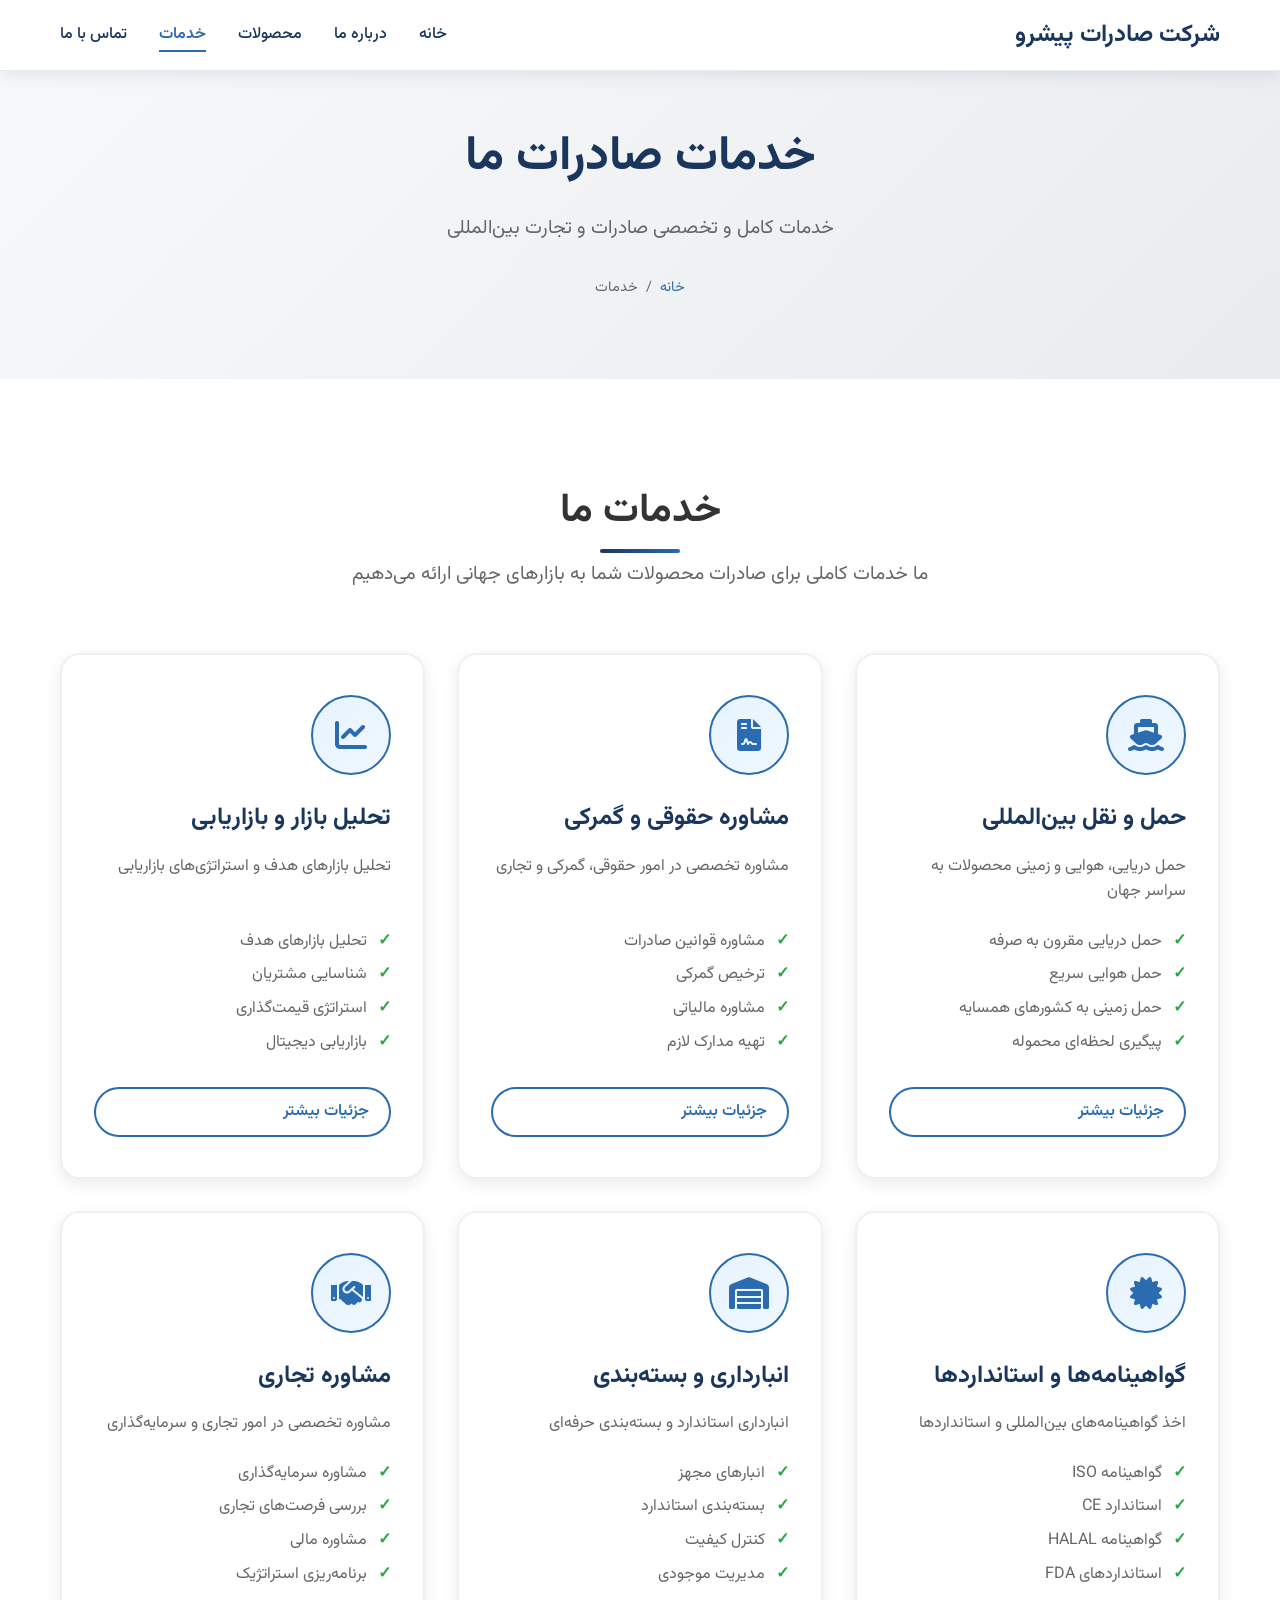
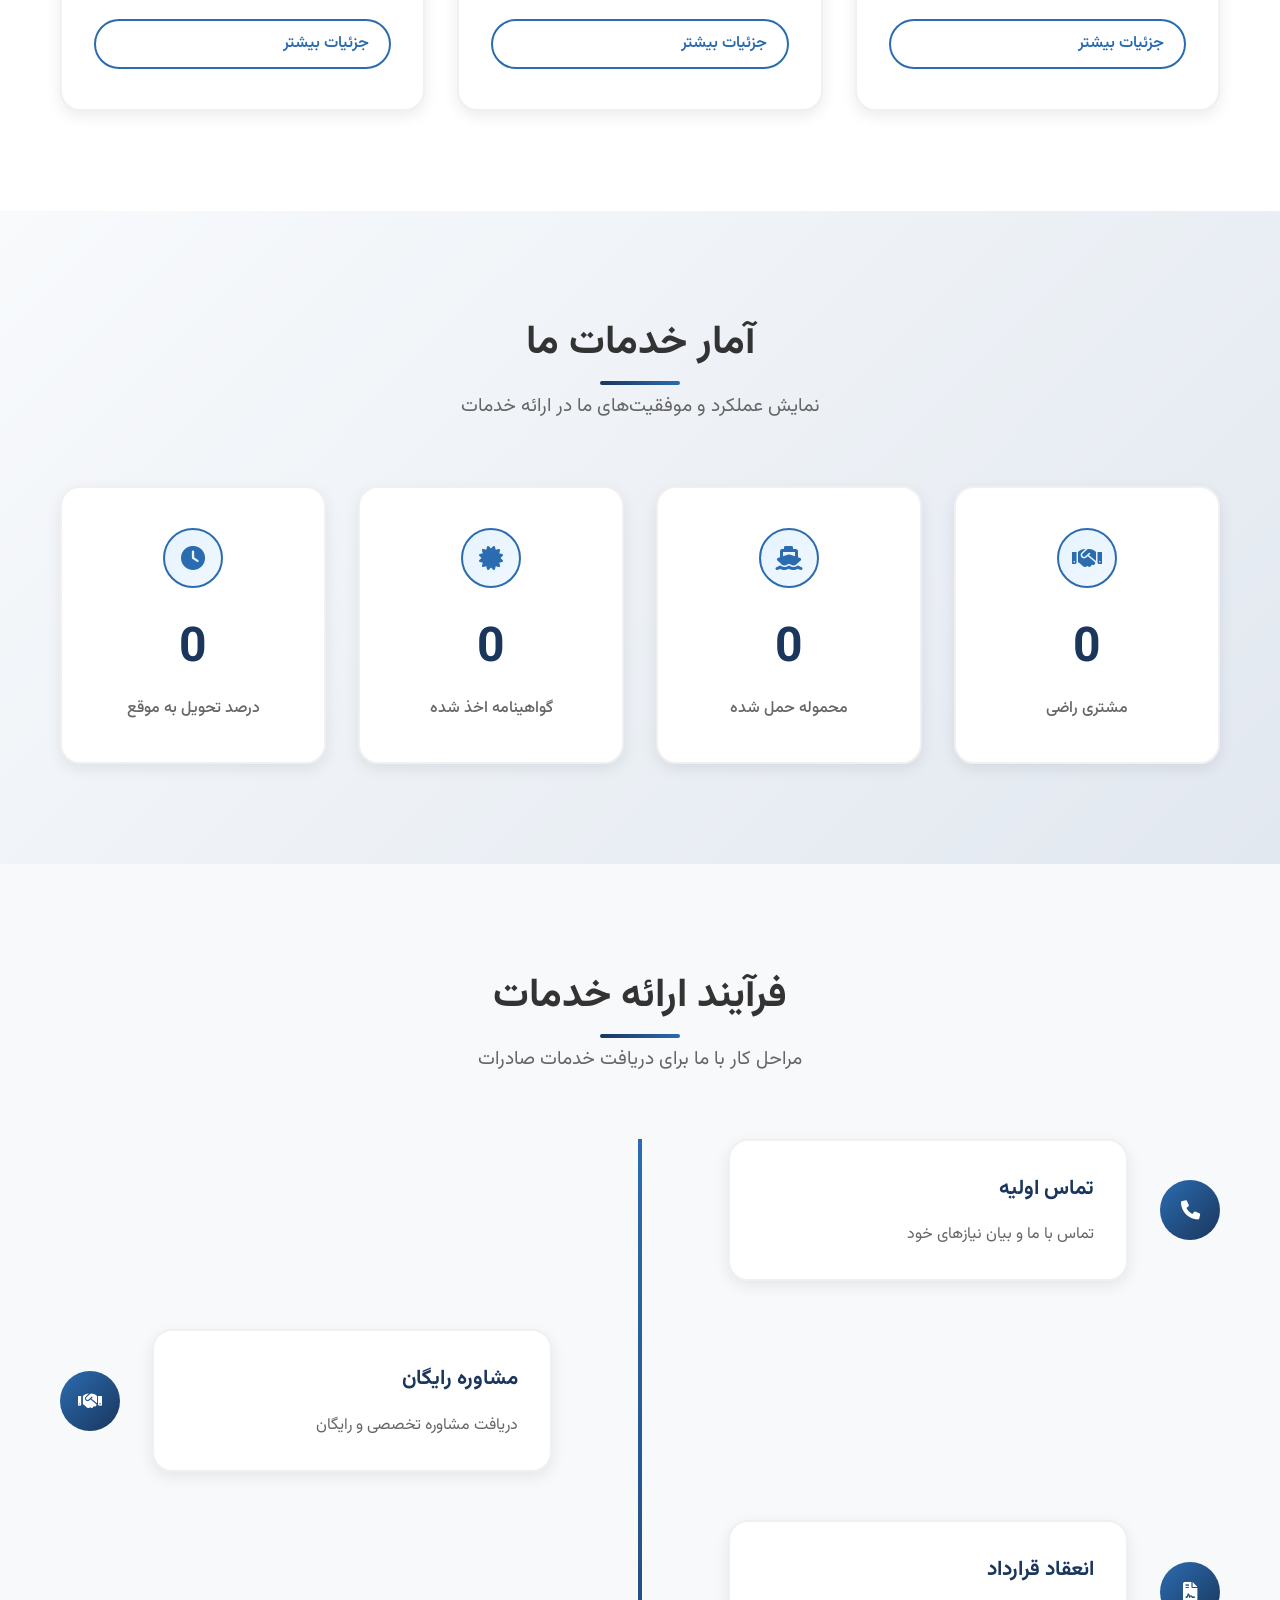
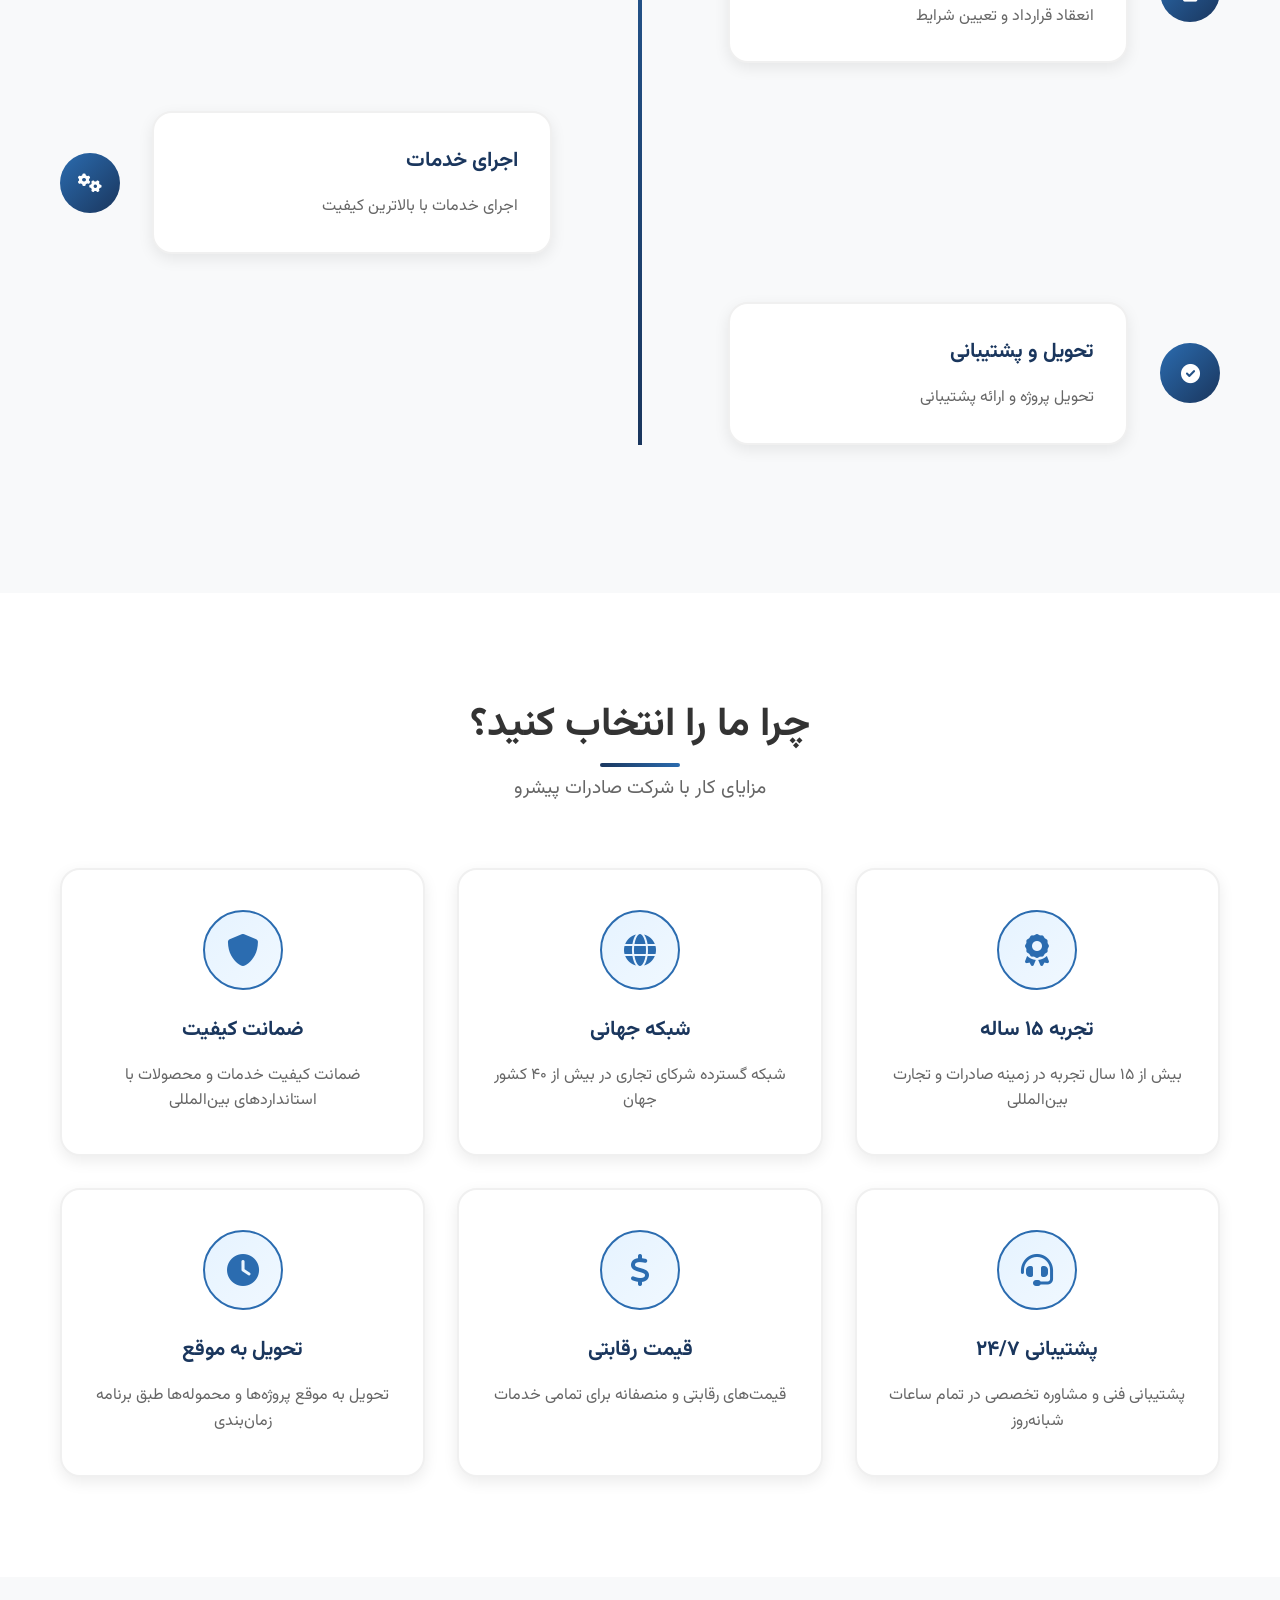
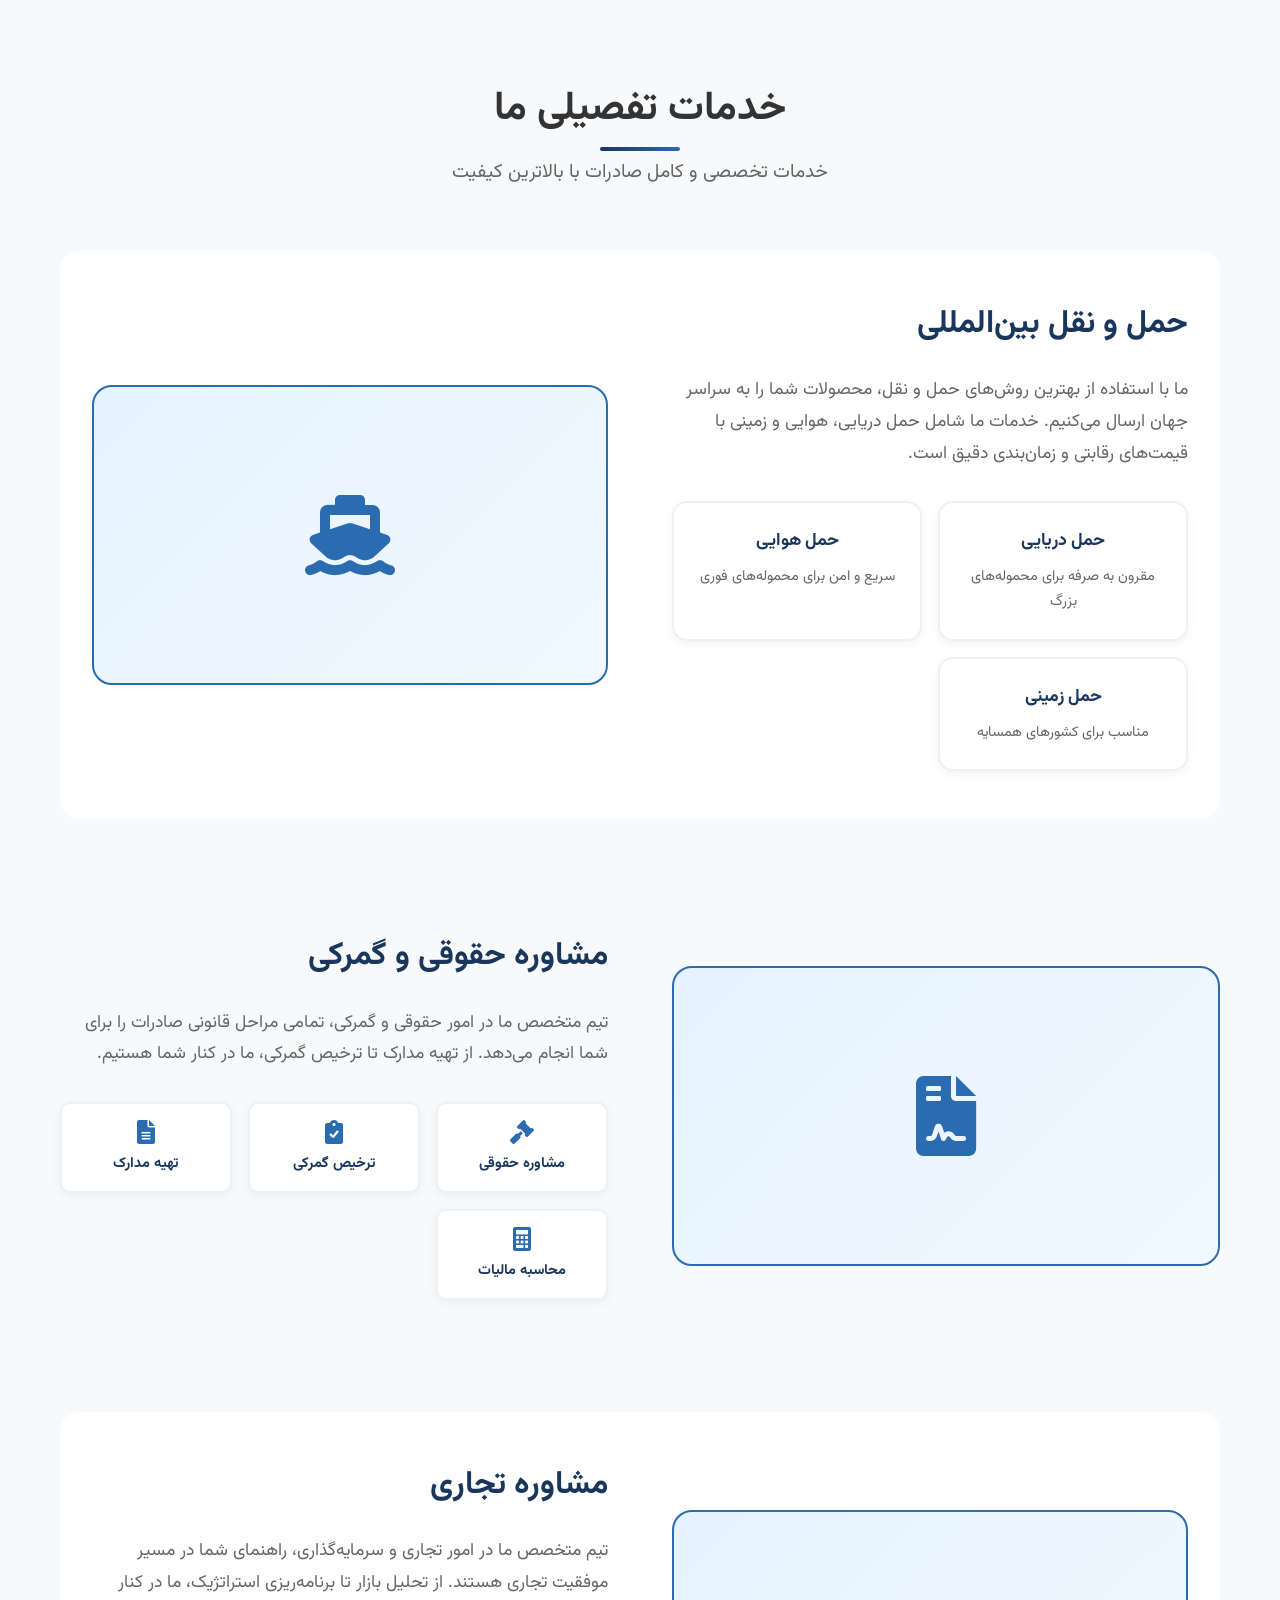
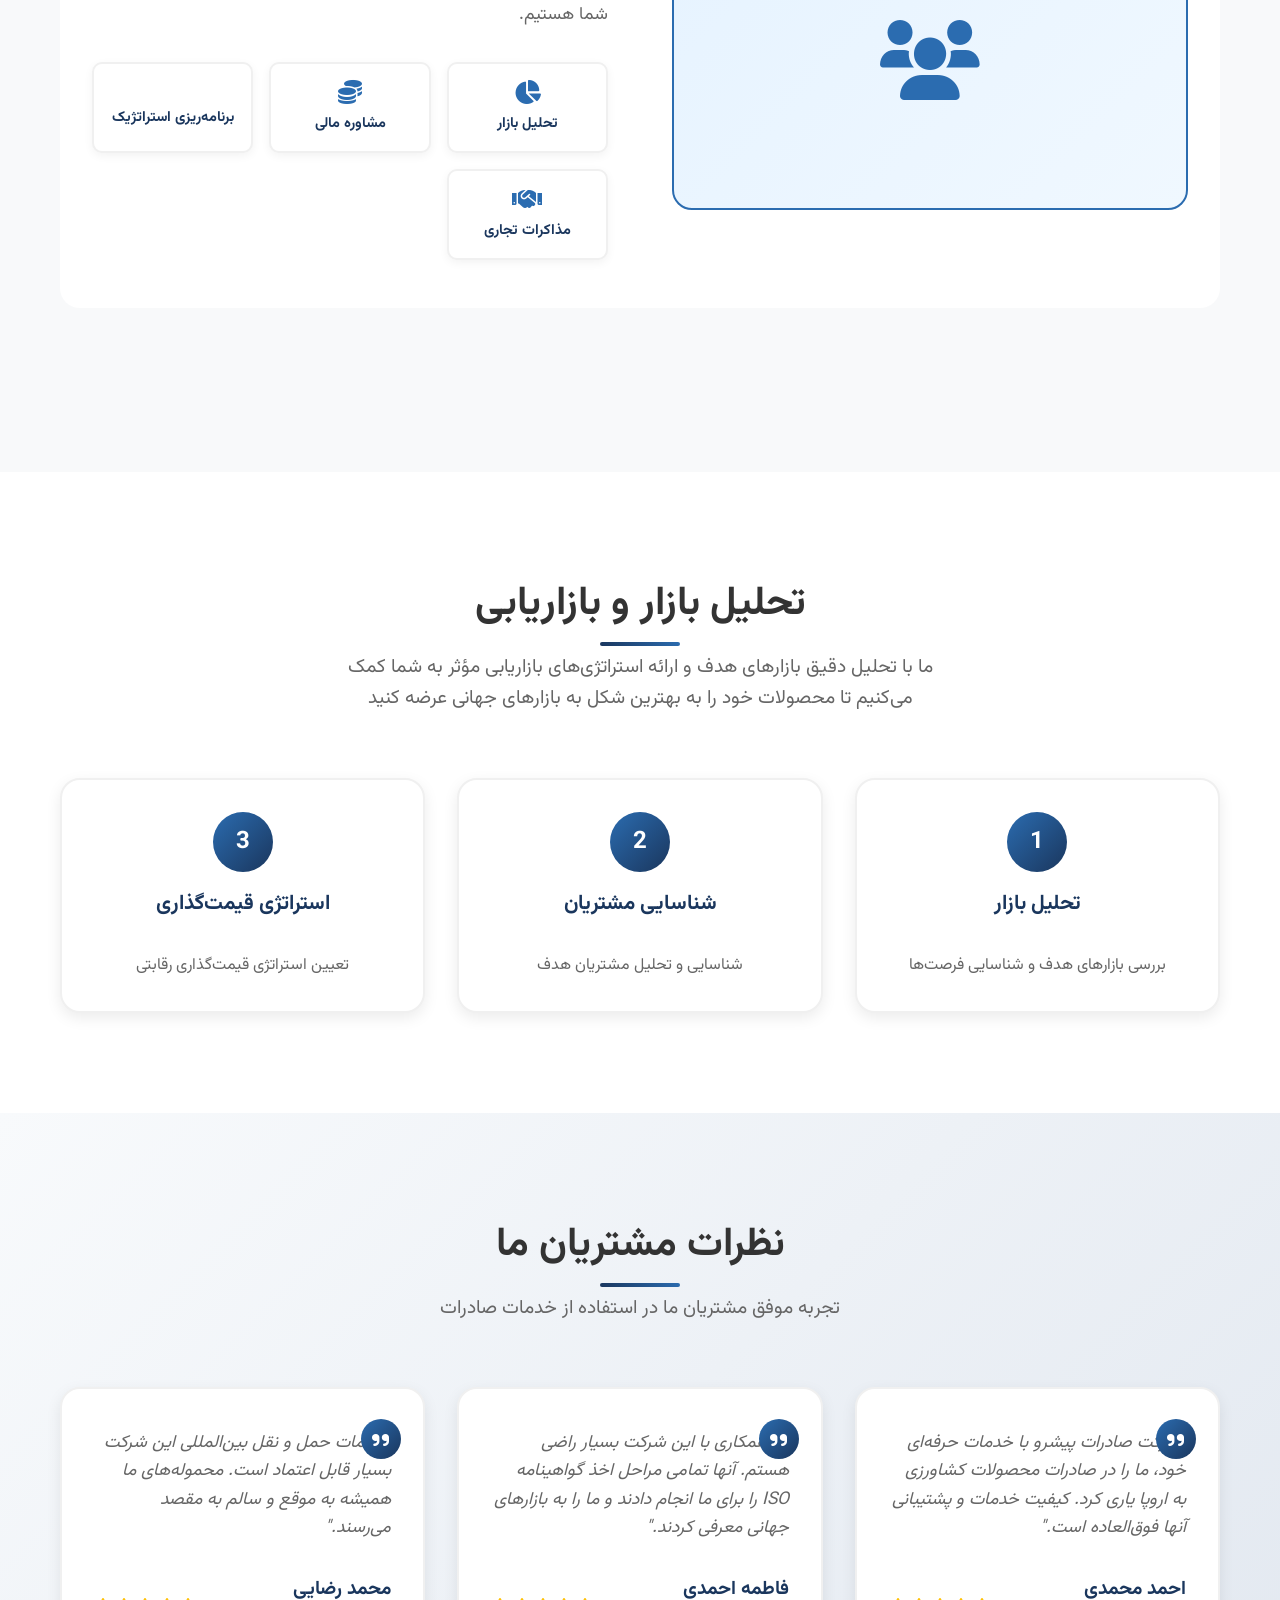
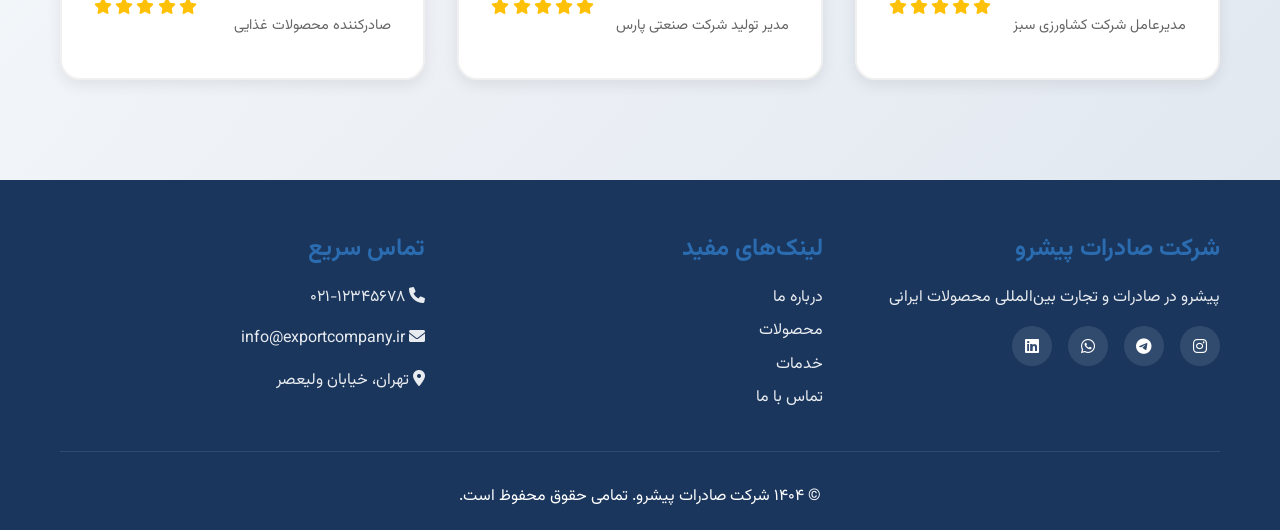
<file: services.html>
<!DOCTYPE html>
<html lang="fa" dir="rtl">
<head>
    <meta charset="UTF-8">
    <meta name="viewport" content="width=device-width, initial-scale=1.0">
    <title>خدمات صادرات - شرکت صادرات پیشرو</title>
    <link rel="stylesheet" href="services.css">
    <link href="https://fonts.googleapis.com/css2?family=Vazirmatn:wght@300;400;500;600;700&display=swap" rel="stylesheet">
    <link rel="stylesheet" href="https://cdnjs.cloudflare.com/ajax/libs/font-awesome/6.0.0/css/all.min.css">
</head>
<body>
    <!-- Navigation -->
    <nav class="navbar">
        <div class="nav-container">
            <div class="nav-logo">
                <h2>شرکت صادرات پیشرو</h2>
            </div>
            <ul class="nav-menu">
                <li><a href="index.html">خانه</a></li>
                <li><a href="about.html">درباره ما</a></li>
                <li><a href="products.html">محصولات</a></li>
                <li><a href="services.html" class="active">خدمات</a></li>
                <li><a href="contact.html">تماس با ما</a></li>
            </ul>
            <div class="hamburger">
                <span></span>
                <span></span>
                <span></span>
            </div>
        </div>
    </nav>

    <!-- Page Header -->
    <section class="page-header">
        <div class="container">
            <div class="page-header-content">
                <h1>خدمات صادرات ما</h1>
                <p>خدمات کامل و تخصصی صادرات و تجارت بین‌المللی</p>
                <div class="breadcrumb">
                    <a href="index.html">خانه</a>
                    <span>/</span>
                    <span>خدمات</span>
                </div>
            </div>
        </div>
    </section>

    <!-- Services Overview -->
    <section class="services-overview">
        <div class="container">
            <div class="section-header fade-in-up">
                <h2>خدمات ما</h2>
                <p>ما خدمات کاملی برای صادرات محصولات شما به بازارهای جهانی ارائه می‌دهیم</p>
            </div>
            <div class="services-grid">
                <div class="service-card fade-in-up">
                    <div class="service-icon">
                        <i class="fas fa-ship"></i>
                    </div>
                    <h3>حمل و نقل بین‌المللی</h3>
                    <p>حمل دریایی، هوایی و زمینی محصولات به سراسر جهان</p>
                    <ul class="service-features">
                        <li>حمل دریایی مقرون به صرفه</li>
                        <li>حمل هوایی سریع</li>
                        <li>حمل زمینی به کشورهای همسایه</li>
                        <li>پیگیری لحظه‌ای محموله</li>
                    </ul>
                    <a href="#shipping" class="service-link">جزئیات بیشتر</a>
                </div>
                <div class="service-card fade-in-up">
                    <div class="service-icon">
                        <i class="fas fa-file-contract"></i>
                    </div>
                    <h3>مشاوره حقوقی و گمرکی</h3>
                    <p>مشاوره تخصصی در امور حقوقی، گمرکی و تجاری</p>
                    <ul class="service-features">
                        <li>مشاوره قوانین صادرات</li>
                        <li>ترخیص گمرکی</li>
                        <li>مشاوره مالیاتی</li>
                        <li>تهیه مدارک لازم</li>
                    </ul>
                    <a href="#legal" class="service-link">جزئیات بیشتر</a>
                </div>
                <div class="service-card fade-in-up">
                    <div class="service-icon">
                        <i class="fas fa-chart-line"></i>
                    </div>
                    <h3>تحلیل بازار و بازاریابی</h3>
                    <p>تحلیل بازارهای هدف و استراتژی‌های بازاریابی</p>
                    <ul class="service-features">
                        <li>تحلیل بازارهای هدف</li>
                        <li>شناسایی مشتریان</li>
                        <li>استراتژی قیمت‌گذاری</li>
                        <li>بازاریابی دیجیتال</li>
                    </ul>
                    <a href="#marketing" class="service-link">جزئیات بیشتر</a>
                </div>
                <div class="service-card fade-in-up">
                    <div class="service-icon">
                        <i class="fas fa-certificate"></i>
                    </div>
                    <h3>گواهینامه‌ها و استانداردها</h3>
                    <p>اخذ گواهینامه‌های بین‌المللی و استانداردها</p>
                    <ul class="service-features">
                        <li>گواهینامه ISO</li>
                        <li>استاندارد CE</li>
                        <li>گواهینامه HALAL</li>
                        <li>استانداردهای FDA</li>
                    </ul>
                    <a href="#certificates" class="service-link">جزئیات بیشتر</a>
                </div>
                <div class="service-card fade-in-up">
                    <div class="service-icon">
                        <i class="fas fa-warehouse"></i>
                    </div>
                    <h3>انبارداری و بسته‌بندی</h3>
                    <p>انبارداری استاندارد و بسته‌بندی حرفه‌ای</p>
                    <ul class="service-features">
                        <li>انبارهای مجهز</li>
                        <li>بسته‌بندی استاندارد</li>
                        <li>کنترل کیفیت</li>
                        <li>مدیریت موجودی</li>
                    </ul>
                    <a href="#warehousing" class="service-link">جزئیات بیشتر</a>
                </div>
                <div class="service-card fade-in-up">
                    <div class="service-icon">
                        <i class="fas fa-handshake"></i>
                    </div>
                    <h3>مشاوره تجاری</h3>
                    <p>مشاوره تخصصی در امور تجاری و سرمایه‌گذاری</p>
                    <ul class="service-features">
                        <li>مشاوره سرمایه‌گذاری</li>
                        <li>بررسی فرصت‌های تجاری</li>
                        <li>مشاوره مالی</li>
                        <li>برنامه‌ریزی استراتژیک</li>
                    </ul>
                    <a href="#consulting" class="service-link">جزئیات بیشتر</a>
                </div>
            </div>
        </div>
    </section>


    <!-- Service Statistics -->
    <section class="service-statistics">
        <div class="container">
            <div class="section-header fade-in-up">
                <h2>آمار خدمات ما</h2>
                <p>نمایش عملکرد و موفقیت‌های ما در ارائه خدمات</p>
            </div>
            <div class="service-stats-grid">
                <div class="stat-item fade-in-up">
                    <div class="stat-icon">
                        <i class="fas fa-handshake"></i>
                    </div>
                    <div class="stat-number" data-target="1000">0</div>
                    <div class="stat-label">مشتری راضی</div>
                </div>
                <div class="stat-item fade-in-up">
                    <div class="stat-icon">
                        <i class="fas fa-ship"></i>
                    </div>
                    <div class="stat-number" data-target="2500">0</div>
                    <div class="stat-label">محموله حمل شده</div>
                </div>
                <div class="stat-item fade-in-up">
                    <div class="stat-icon">
                        <i class="fas fa-certificate"></i>
                    </div>
                    <div class="stat-number" data-target="500">0</div>
                    <div class="stat-label">گواهینامه اخذ شده</div>
                </div>
                <div class="stat-item fade-in-up">
                    <div class="stat-icon">
                        <i class="fas fa-clock"></i>
                    </div>
                    <div class="stat-number" data-target="98">0</div>
                    <div class="stat-label">درصد تحویل به موقع</div>
                </div>
            </div>
        </div>
    </section>

    <!-- Service Process -->
    <section class="service-process">
        <div class="container">
            <div class="section-header fade-in-up">
                <h2>فرآیند ارائه خدمات</h2>
                <p>مراحل کار با ما برای دریافت خدمات صادرات</p>
            </div>
            <div class="process-timeline">
                <div class="timeline-item fade-in-up">
                    <div class="timeline-marker">
                        <i class="fas fa-phone"></i>
                    </div>
                    <div class="timeline-content">
                        <h3>تماس اولیه</h3>
                        <p>تماس با ما و بیان نیازهای خود</p>
                    </div>
                </div>
                <div class="timeline-item fade-in-up">
                    <div class="timeline-marker">
                        <i class="fas fa-handshake"></i>
                    </div>
                    <div class="timeline-content">
                        <h3>مشاوره رایگان</h3>
                        <p>دریافت مشاوره تخصصی و رایگان</p>
                    </div>
                </div>
                <div class="timeline-item fade-in-up">
                    <div class="timeline-marker">
                        <i class="fas fa-file-contract"></i>
                    </div>
                    <div class="timeline-content">
                        <h3>انعقاد قرارداد</h3>
                        <p>انعقاد قرارداد و تعیین شرایط</p>
                    </div>
                </div>
                <div class="timeline-item fade-in-up">
                    <div class="timeline-marker">
                        <i class="fas fa-cogs"></i>
                    </div>
                    <div class="timeline-content">
                        <h3>اجرای خدمات</h3>
                        <p>اجرای خدمات با بالاترین کیفیت</p>
                    </div>
                </div>
                <div class="timeline-item fade-in-up">
                    <div class="timeline-marker">
                        <i class="fas fa-check-circle"></i>
                    </div>
                    <div class="timeline-content">
                        <h3>تحویل و پشتیبانی</h3>
                        <p>تحویل پروژه و ارائه پشتیبانی</p>
                    </div>
                </div>
            </div>
        </div>
    </section>

    <!-- Why Choose Us -->
    <section class="why-choose-us">
        <div class="container">
            <div class="section-header fade-in-up">
                <h2>چرا ما را انتخاب کنید؟</h2>
                <p>مزایای کار با شرکت صادرات پیشرو</p>
            </div>
            <div class="advantages-grid">
                <div class="advantage-card fade-in-up">
                    <div class="advantage-icon">
                        <i class="fas fa-award"></i>
                    </div>
                    <h3>تجربه ۱۵ ساله</h3>
                    <p>بیش از ۱۵ سال تجربه در زمینه صادرات و تجارت بین‌المللی</p>
                </div>
                <div class="advantage-card fade-in-up">
                    <div class="advantage-icon">
                        <i class="fas fa-globe"></i>
                    </div>
                    <h3>شبکه جهانی</h3>
                    <p>شبکه گسترده شرکای تجاری در بیش از ۴۰ کشور جهان</p>
                </div>
                <div class="advantage-card fade-in-up">
                    <div class="advantage-icon">
                        <i class="fas fa-shield-alt"></i>
                    </div>
                    <h3>ضمانت کیفیت</h3>
                    <p>ضمانت کیفیت خدمات و محصولات با استانداردهای بین‌المللی</p>
                </div>
                <div class="advantage-card fade-in-up">
                    <div class="advantage-icon">
                        <i class="fas fa-headset"></i>
                    </div>
                    <h3>پشتیبانی ۲۴/۷</h3>
                    <p>پشتیبانی فنی و مشاوره تخصصی در تمام ساعات شبانه‌روز</p>
                </div>
                <div class="advantage-card fade-in-up">
                    <div class="advantage-icon">
                        <i class="fas fa-dollar-sign"></i>
                    </div>
                    <h3>قیمت رقابتی</h3>
                    <p>قیمت‌های رقابتی و منصفانه برای تمامی خدمات</p>
                </div>
                <div class="advantage-card fade-in-up">
                    <div class="advantage-icon">
                        <i class="fas fa-clock"></i>
                    </div>
                    <h3>تحویل به موقع</h3>
                    <p>تحویل به موقع پروژه‌ها و محموله‌ها طبق برنامه زمان‌بندی</p>
                </div>
            </div>
        </div>
    </section>

    <!-- Detailed Services -->
    <section class="detailed-services">
        <div class="container">
            <div class="section-header fade-in-up">
                <h2>خدمات تفصیلی ما</h2>
                <p>خدمات تخصصی و کامل صادرات با بالاترین کیفیت</p>
            </div>
            
            <!-- International Shipping -->
            <div class="service-detail-section fade-in-up">
                <div class="service-content">
                    <div class="service-text">
                        <h3>حمل و نقل بین‌المللی</h3>
                        <p>ما با استفاده از بهترین روش‌های حمل و نقل، محصولات شما را به سراسر جهان ارسال می‌کنیم. خدمات ما شامل حمل دریایی، هوایی و زمینی با قیمت‌های رقابتی و زمان‌بندی دقیق است.</p>
                        <div class="service-methods">
                            <div class="method-card">
                                <h4>حمل دریایی</h4>
                                <p>مقرون به صرفه برای محموله‌های بزرگ</p>
                            </div>
                            <div class="method-card">
                                <h4>حمل هوایی</h4>
                                <p>سریع و امن برای محموله‌های فوری</p>
                            </div>
                            <div class="method-card">
                                <h4>حمل زمینی</h4>
                                <p>مناسب برای کشورهای همسایه</p>
                            </div>
                        </div>
                    </div>
                    <div class="service-visual">
                        <div class="service-image">
                            <i class="fas fa-ship"></i>
                        </div>
                    </div>
                </div>
            </div>

            <!-- Legal and Customs -->
            <div class="service-detail-section fade-in-up">
                <div class="service-content">
                    <div class="service-visual">
                        <div class="service-image">
                            <i class="fas fa-file-contract"></i>
                        </div>
                    </div>
                    <div class="service-text">
                        <h3>مشاوره حقوقی و گمرکی</h3>
                        <p>تیم متخصص ما در امور حقوقی و گمرکی، تمامی مراحل قانونی صادرات را برای شما انجام می‌دهد. از تهیه مدارک تا ترخیص گمرکی، ما در کنار شما هستیم.</p>
                        <div class="service-features-grid">
                            <div class="feature-item">
                                <i class="fas fa-gavel"></i>
                                <h4>مشاوره حقوقی</h4>
                            </div>
                            <div class="feature-item">
                                <i class="fas fa-clipboard-check"></i>
                                <h4>ترخیص گمرکی</h4>
                            </div>
                            <div class="feature-item">
                                <i class="fas fa-file-alt"></i>
                                <h4>تهیه مدارک</h4>
                            </div>
                            <div class="feature-item">
                                <i class="fas fa-calculator"></i>
                                <h4>محاسبه مالیات</h4>
                            </div>
                        </div>
                    </div>
                </div>
            </div>



            <!-- Business Consulting -->
            <div class="service-detail-section fade-in-up">
                <div class="service-content">
                    <div class="service-visual">
                        <div class="service-image">
                            <i class="fas fa-users"></i>
                        </div>
                    </div>
                    <div class="service-text">
                        <h3>مشاوره تجاری</h3>
                        <p>تیم متخصص ما در امور تجاری و سرمایه‌گذاری، راهنمای شما در مسیر موفقیت تجاری هستند. از تحلیل بازار تا برنامه‌ریزی استراتژیک، ما در کنار شما هستیم.</p>
                        <div class="service-features-grid">
                            <div class="feature-item">
                                <i class="fas fa-chart-pie"></i>
                                <h4>تحلیل بازار</h4>
                            </div>
                            <div class="feature-item">
                                <i class="fas fa-coins"></i>
                                <h4>مشاوره مالی</h4>
                            </div>
                            <div class="feature-item">
                                <i class="fas fa-target"></i>
                                <h4>برنامه‌ریزی استراتژیک</h4>
                            </div>
                            <div class="feature-item">
                                <i class="fas fa-handshake"></i>
                                <h4>مذاکرات تجاری</h4>
                            </div>
                        </div>
                    </div>
                </div>
            </div>
        </div>
    </section>

    <!-- Market Analysis and Marketing -->
    <section class="market-analysis">
        <div class="container">
            <div class="section-header fade-in-up">
                <h2>تحلیل بازار و بازاریابی</h2>
                <p>ما با تحلیل دقیق بازارهای هدف و ارائه استراتژی‌های بازاریابی مؤثر به شما کمک می‌کنیم تا محصولات خود را به بهترین شکل به بازارهای جهانی عرضه کنید</p>
            </div>
            <div class="marketing-process">
                <div class="process-step fade-in-up">
                    <div class="process-number">1</div>
                    <h3>تحلیل بازار</h3>
                    <p>بررسی بازارهای هدف و شناسایی فرصت‌ها</p>
                </div>
                <div class="process-step fade-in-up">
                    <div class="process-number">2</div>
                    <h3>شناسایی مشتریان</h3>
                    <p>شناسایی و تحلیل مشتریان هدف</p>
                </div>
                <div class="process-step fade-in-up">
                    <div class="process-number">3</div>
                    <h3>استراتژی قیمت‌گذاری</h3>
                    <p>تعیین استراتژی قیمت‌گذاری رقابتی</p>
                </div>
            </div>
        </div>
    </section>

    <!-- Customer Testimonials -->
    <section class="testimonials">
        <div class="container">
            <div class="section-header fade-in-up">
                <h2>نظرات مشتریان ما</h2>
                <p>تجربه موفق مشتریان ما در استفاده از خدمات صادرات</p>
            </div>
            <div class="testimonials-grid">
                <div class="testimonial-card fade-in-up">
                    <div class="testimonial-content">
                        <div class="quote-icon">
                            <i class="fas fa-quote-right"></i>
                        </div>
                        <p>"شرکت صادرات پیشرو با خدمات حرفه‌ای خود، ما را در صادرات محصولات کشاورزی به اروپا یاری کرد. کیفیت خدمات و پشتیبانی آنها فوق‌العاده است."</p>
                        <div class="testimonial-author">
                            <div class="author-info">
                                <h4>احمد محمدی</h4>
                                <span>مدیرعامل شرکت کشاورزی سبز</span>
                            </div>
                            <div class="rating">
                                <i class="fas fa-star"></i>
                                <i class="fas fa-star"></i>
                                <i class="fas fa-star"></i>
                                <i class="fas fa-star"></i>
                                <i class="fas fa-star"></i>
                            </div>
                        </div>
                    </div>
                </div>
                <div class="testimonial-card fade-in-up">
                    <div class="testimonial-content">
                        <div class="quote-icon">
                            <i class="fas fa-quote-right"></i>
                        </div>
                        <p>"از همکاری با این شرکت بسیار راضی هستم. آنها تمامی مراحل اخذ گواهینامه ISO را برای ما انجام دادند و ما را به بازارهای جهانی معرفی کردند."</p>
                        <div class="testimonial-author">
                            <div class="author-info">
                                <h4>فاطمه احمدی</h4>
                                <span>مدیر تولید شرکت صنعتی پارس</span>
                            </div>
                            <div class="rating">
                                <i class="fas fa-star"></i>
                                <i class="fas fa-star"></i>
                                <i class="fas fa-star"></i>
                                <i class="fas fa-star"></i>
                                <i class="fas fa-star"></i>
                            </div>
                        </div>
                    </div>
                </div>
                <div class="testimonial-card fade-in-up">
                    <div class="testimonial-content">
                        <div class="quote-icon">
                            <i class="fas fa-quote-right"></i>
                        </div>
                        <p>"خدمات حمل و نقل بین‌المللی این شرکت بسیار قابل اعتماد است. محموله‌های ما همیشه به موقع و سالم به مقصد می‌رسند."</p>
                        <div class="testimonial-author">
                            <div class="author-info">
                                <h4>محمد رضایی</h4>
                                <span>صادرکننده محصولات غذایی</span>
                            </div>
                            <div class="rating">
                                <i class="fas fa-star"></i>
                                <i class="fas fa-star"></i>
                                <i class="fas fa-star"></i>
                                <i class="fas fa-star"></i>
                                <i class="fas fa-star"></i>
                            </div>
                        </div>
                    </div>
                </div>
            </div>
        </div>
    </section>



    <!-- Footer -->
    <footer class="footer">
        <div class="container">
            <div class="footer-content">
                <div class="footer-section fade-in-up">
                    <h3>شرکت صادرات پیشرو</h3>
                    <p>پیشرو در صادرات و تجارت بین‌المللی محصولات ایرانی</p>
                    <div class="social-links">
                        <a href="#"><i class="fab fa-instagram"></i></a>
                        <a href="#"><i class="fab fa-telegram"></i></a>
                        <a href="#"><i class="fab fa-whatsapp"></i></a>
                        <a href="#"><i class="fab fa-linkedin"></i></a>
                    </div>
                </div>
                <div class="footer-section fade-in-up">
                    <h3>لینک‌های مفید</h3>
                    <ul>
                        <li><a href="about.html">درباره ما</a></li>
                        <li><a href="products.html">محصولات</a></li>
                        <li><a href="services.html">خدمات</a></li>
                        <li><a href="contact.html">تماس با ما</a></li>
                    </ul>
                </div>
                <div class="footer-section fade-in-up">
                    <h3>تماس سریع</h3>
                    <p><i class="fas fa-phone"></i> ۰۲۱-۱۲۳۴۵۶۷۸</p>
                    <p><i class="fas fa-envelope"></i> info@exportcompany.ir</p>
                    <p><i class="fas fa-map-marker-alt"></i> تهران، خیابان ولیعصر</p>
                </div>
            </div>
            <div class="footer-bottom fade-in-up">
                <p>&copy; ۱۴۰۴ شرکت صادرات پیشرو. تمامی حقوق محفوظ است.</p>
            </div>
        </div>
    </footer>

    <script src="services.js"></script>
</body>
</html>
</file>
<file: index.css>
/* Reset and Base Styles */
* {
    margin: 0;
    padding: 0;
    box-sizing: border-box;
}

body {
    font-family: 'Vazirmatn', sans-serif;
    line-height: 1.6;
    color: #333;
    direction: rtl;
    text-align: right;
}

.container {
    max-width: 1200px;
    margin: 0 auto;
    padding: 0 20px;
}

/* Navigation */
.navbar {
    background: white;
    padding: 1rem 0;
    position: fixed;
    width: 100%;
    top: 0;
    z-index: 1000;
    box-shadow: 0 2px 20px rgba(0,0,0,0.1);
    transition: all 0.3s ease;
    border-bottom: 1px solid #e9ecef;
}

.nav-container {
    max-width: 1200px;
    margin: 0 auto;
    padding: 0 20px;
    display: flex;
    justify-content: space-between;
    align-items: center;
}

.nav-logo h2 {
    color: #1a365d;
    font-weight: 700;
    font-size: 1.5rem;
}

.nav-menu {
    display: flex;
    list-style: none;
    gap: 2rem;
}

.nav-menu a {
    color: #1a365d;
    text-decoration: none;
    font-weight: 500;
    transition: color 0.3s ease;
    position: relative;
}

.nav-menu a:hover {
    color: #2b6cb0;
}

.nav-menu a::after {
    content: '';
    position: absolute;
    width: 0;
    height: 2px;
    bottom: -5px;
    right: 0;
    background-color: #2b6cb0;
    transition: width 0.3s ease;
}

.nav-menu a:hover::after {
    width: 100%;
}

.hamburger {
    display: none;
    flex-direction: column;
    cursor: pointer;
}

.hamburger span {
    width: 25px;
    height: 3px;
    background: #1a365d;
    margin: 3px 0;
    transition: 0.3s;
}

/* Hero Section */
.hero {
    background: white;
    min-height: 100vh;
    position: relative;
    overflow: hidden;
    display: flex;
    align-items: center;
}

.hero-background {
    position: absolute;
    top: 0;
    left: 0;
    right: 0;
    bottom: 0;
    z-index: 1;
}

.hero-pattern {
    position: absolute;
    top: 0;
    left: 0;
    right: 0;
    bottom: 0;
    background-image: 
        radial-gradient(circle at 20% 80%, rgba(255, 255, 255, 0.1) 0%, transparent 50%),
        radial-gradient(circle at 80% 20%, rgba(255, 255, 255, 0.1) 0%, transparent 50%),
        radial-gradient(circle at 40% 40%, rgba(255, 255, 255, 0.05) 0%, transparent 50%);
}

.hero-shapes {
    position: absolute;
    top: 0;
    left: 0;
    right: 0;
    bottom: 0;
}

.shape {
    position: absolute;
    border-radius: 50%;
    background: rgba(255, 255, 255, 0.1);
    animation: floatShape 20s infinite linear;
}

.shape-1 {
    width: 200px;
    height: 200px;
    top: 10%;
    right: 10%;
    animation-delay: 0s;
}

.shape-2 {
    width: 150px;
    height: 150px;
    bottom: 20%;
    left: 15%;
    animation-delay: -7s;
}

.shape-3 {
    width: 100px;
    height: 100px;
    top: 60%;
    right: 30%;
    animation-delay: -14s;
}

@keyframes floatShape {
    0%, 100% { transform: translateY(0px) rotate(0deg); }
    33% { transform: translateY(-30px) rotate(120deg); }
    66% { transform: translateY(30px) rotate(240deg); }
}

.hero-container {
    position: relative;
    z-index: 2;
    display: grid;
    grid-template-columns: 1fr 1fr;
    gap: 4rem;
    align-items: center;
    padding: 100px 0 50px;
}

.hero-content {
    color: #1a365d;
}

.hero-badge {
    display: inline-flex;
    align-items: center;
    gap: 0.5rem;
    background: linear-gradient(135deg, #e6f3ff 0%, #f0f8ff 100%);
    padding: 0.8rem 1.5rem;
    border-radius: 50px;
    border: 2px solid #2b6cb0;
    margin-bottom: 2rem;
    font-size: 0.9rem;
    font-weight: 500;
    color: #1a365d;
}

.hero-badge i {
    color: #2b6cb0;
}

.hero-title {
    margin-bottom: 1.5rem;
}

.title-main {
    display: block;
    font-size: 3.5rem;
    font-weight: 700;
    line-height: 1.2;
    margin-bottom: 0.5rem;
}

.title-sub {
    display: block;
    font-size: 1.5rem;
    font-weight: 400;
    opacity: 0.9;
    color: #2b6cb0;
}

.hero-description {
    font-size: 1.2rem;
    line-height: 1.8;
    margin-bottom: 2.5rem;
    opacity: 0.9;
    max-width: 500px;
}

.hero-stats {
    display: flex;
    gap: 2rem;
    margin-bottom: 2.5rem;
}

.stat {
    text-align: center;
}

.stat-number {
    display: block;
    font-size: 2.5rem;
    font-weight: 700;
    color: #2b6cb0;
    line-height: 1;
}

.stat-label {
    display: block;
    font-size: 0.9rem;
    opacity: 0.8;
    margin-top: 0.5rem;
}

.hero-buttons {
    display: flex;
    gap: 1rem;
    flex-wrap: wrap;
}

.btn {
    padding: 15px 30px;
    border: none;
    border-radius: 50px;
    font-size: 1.1rem;
    font-weight: 600;
    text-decoration: none;
    transition: all 0.3s ease;
    cursor: pointer;
    display: inline-block;
}

.btn-primary {
    background: linear-gradient(135deg, #1a365d 0%, #2b6cb0 100%);
    color: white;
    box-shadow: 0 4px 15px rgba(26, 54, 93, 0.3);
    border: 2px solid #1a365d;
}

.btn-primary:hover {
    background: linear-gradient(135deg, #2b6cb0 0%, #3182ce 100%);
    border-color: #2b6cb0;
    transform: translateY(-2px);
    box-shadow: 0 6px 20px rgba(43, 108, 176, 0.4);
}

.btn-secondary {
    background: transparent;
    color: #1a365d;
    border: 2px solid #1a365d;
}

.btn-secondary:hover {
    background: #1a365d;
    color: white;
    transform: translateY(-2px);
}

.hero-buttons .btn {
    display: flex;
    align-items: center;
    gap: 0.5rem;
    padding: 15px 30px;
    font-size: 1.1rem;
    font-weight: 600;
}

.hero-visual {
    position: relative;
    display: flex;
    justify-content: center;
    align-items: center;
}

.hero-image-container {
    position: relative;
    width: 100%;
    height: 500px;
    display: flex;
    justify-content: center;
    align-items: center;
}

.main-image {
    width: 200px;
    height: 200px;
    background: #f8f9fa;
    border-radius: 50%;
    display: flex;
    align-items: center;
    justify-content: center;
    border: 2px solid #e9ecef;
    animation: pulse 4s ease-in-out infinite;
}

.main-image i {
    font-size: 4rem;
    color: #2b6cb0;
}

@keyframes pulse {
    0%, 100% { transform: scale(1); }
    50% { transform: scale(1.05); }
}

.floating-elements {
    position: absolute;
    top: 0;
    left: 0;
    right: 0;
    bottom: 0;
}

.floating-card {
    position: absolute;
    background: white;
    border: 2px solid #e9ecef;
    border-radius: 15px;
    padding: 1.5rem;
    text-align: center;
    color: #2c3e50;
    box-shadow: 0 8px 32px rgba(0, 0, 0, 0.1);
    animation: floatCard 6s ease-in-out infinite;
}

.card-1 {
    top: 10%;
    right: 10%;
    animation-delay: 0s;
}

.card-2 {
    top: 20%;
    left: 5%;
    animation-delay: -1.5s;
}

.card-3 {
    bottom: 20%;
    right: 15%;
    animation-delay: -3s;
}

.card-4 {
    bottom: 10%;
    left: 10%;
    animation-delay: -4.5s;
}

@keyframes floatCard {
    0%, 100% { transform: translateY(0px); }
    50% { transform: translateY(-15px); }
}

.floating-card i {
    font-size: 2rem;
    margin-bottom: 0.8rem;
    color: #2b6cb0;
}

.floating-card h4 {
    font-size: 1rem;
    margin-bottom: 0.5rem;
    font-weight: 600;
}

.floating-card p {
    font-size: 0.8rem;
    opacity: 0.9;
    line-height: 1.4;
}

.hero-scroll-indicator {
    position: absolute;
    bottom: 30px;
    left: 50%;
    transform: translateX(-50%);
    z-index: 3;
}

.scroll-arrow {
    width: 40px;
    height: 40px;
    background: #f8f9fa;
    border: 2px solid #e9ecef;
    border-radius: 50%;
    display: flex;
    align-items: center;
    justify-content: center;
    color: #1a365d;
    animation: bounce 2s infinite;
    cursor: pointer;
    transition: all 0.3s ease;
}

.scroll-arrow:hover {
    background: #1a365d;
    border-color: #1a365d;
    color: white;
    transform: scale(1.1);
}

@keyframes bounce {
    0%, 20%, 50%, 80%, 100% { transform: translateY(0); }
    40% { transform: translateY(-10px); }
    60% { transform: translateY(-5px); }
}

/* Section Headers */
.section-header {
    text-align: center;
    margin-bottom: 4rem;
}

.section-header h2 {
    font-size: 2.5rem;
    font-weight: 700;
    color: #333;
    margin-bottom: 1rem;
    position: relative;
}

.section-header h2::after {
    content: '';
    position: absolute;
    width: 80px;
    height: 4px;
    background: linear-gradient(45deg, #1a365d, #2b6cb0);
    bottom: -10px;
    right: 50%;
    transform: translateX(50%);
    border-radius: 2px;
}

.section-header p {
    font-size: 1.2rem;
    color: #666;
    max-width: 600px;
    margin: 0 auto;
}

/* About Section */
.about {
    padding: 100px 0;
    background: white;
}

.about-content {
    display: grid;
    grid-template-columns: 1fr 1fr;
    gap: 4rem;
    align-items: center;
}

.about-text h3 {
    font-size: 2rem;
    margin-bottom: 2rem;
    color: #333;
}

.about-text ul {
    list-style: none;
}

.about-text li {
    display: flex;
    align-items: center;
    margin-bottom: 1rem;
    font-size: 1.1rem;
}

.about-text li i {
    color: #28a745;
    margin-left: 1rem;
    font-size: 1.2rem;
}

.about-stats {
    display: grid;
    grid-template-columns: 1fr 1fr;
    gap: 2rem;
}

.stat-item {
    text-align: center;
    padding: 2rem;
    background: white;
    border-radius: 15px;
    box-shadow: 0 5px 15px rgba(0,0,0,0.08);
    transition: transform 0.3s ease;
    border: 2px solid #f0f0f0;
}

.stat-item:hover {
    transform: translateY(-3px);
    border-color: #1a365d;
    box-shadow: 0 10px 25px rgba(0,0,0,0.12);
}

.stat-item h3 {
    font-size: 3rem;
    font-weight: 700;
    color: #1a365d;
    margin-bottom: 0.5rem;
}

.stat-item p {
    color: #666;
    font-size: 1.1rem;
}

/* Products Section */
.products {
    padding: 100px 0;
    background: #f8f9fa;
}

.products-grid {
    display: grid;
    grid-template-columns: repeat(auto-fit, minmax(300px, 1fr));
    gap: 2rem;
}

.product-card {
    background: white;
    border-radius: 20px;
    padding: 2rem;
    text-align: center;
    box-shadow: 0 5px 15px rgba(0,0,0,0.08);
    transition: all 0.3s ease;
    border: 2px solid #f0f0f0;
}

.product-card:hover {
    transform: translateY(-5px);
    box-shadow: 0 15px 30px rgba(0,0,0,0.12);
    border-color: #1a365d;
}

.product-icon {
    width: 80px;
    height: 80px;
    background: linear-gradient(135deg, #e6f3ff 0%, #f0f8ff 100%);
    border: 2px solid #2b6cb0;
    border-radius: 50%;
    display: flex;
    align-items: center;
    justify-content: center;
    margin: 0 auto 1.5rem;
    font-size: 2rem;
    color: #2b6cb0;
}

.product-card h3 {
    font-size: 1.5rem;
    margin-bottom: 1rem;
    color: #1a365d;
}

.product-card p {
    color: #666;
    line-height: 1.6;
    margin-bottom: 1.5rem;
}

/* Services Section */
.services {
    padding: 100px 0;
    background: #f8f9fa;
}

.services-grid {
    display: grid;
    grid-template-columns: repeat(auto-fit, minmax(250px, 1fr));
    gap: 2rem;
}

.service-item {
    background: white;
    padding: 3rem 2rem;
    border-radius: 20px;
    text-align: center;
    box-shadow: 0 5px 15px rgba(0,0,0,0.08);
    transition: all 0.3s ease;
    border: 2px solid #f0f0f0;
}

.service-item:hover {
    transform: translateY(-5px);
    box-shadow: 0 15px 30px rgba(0,0,0,0.12);
    border-color: #1a365d;
}

.service-icon {
    width: 80px;
    height: 80px;
    background: linear-gradient(135deg, #e6f3ff 0%, #f0f8ff 100%);
    border: 2px solid #2b6cb0;
    border-radius: 50%;
    display: flex;
    align-items: center;
    justify-content: center;
    margin: 0 auto 1.5rem;
    font-size: 2rem;
    color: #2b6cb0;
}

.service-item h3 {
    font-size: 1.5rem;
    margin-bottom: 1rem;
    color: #1a365d;
}

.service-item p {
    color: #666;
    line-height: 1.6;
}

/* Certificates Section */
.certificates {
    padding: 100px 0;
    background: white;
}

.certificates-grid {
    display: grid;
    grid-template-columns: repeat(auto-fit, minmax(200px, 1fr));
    gap: 2rem;
}

.certificate-item {
    background: white;
    padding: 2rem;
    border-radius: 15px;
    text-align: center;
    transition: all 0.3s ease;
    border: 2px solid #f0f0f0;
    box-shadow: 0 5px 15px rgba(0,0,0,0.08);
}

.certificate-item:hover {
    transform: translateY(-5px);
    border-color: #1a365d;
    box-shadow: 0 10px 25px rgba(0,0,0,0.15);
}

.certificate-icon {
    width: 60px;
    height: 60px;
    background: linear-gradient(135deg, #e6f3ff 0%, #f0f8ff 100%);
    border: 2px solid #2b6cb0;
    border-radius: 50%;
    display: flex;
    align-items: center;
    justify-content: center;
    margin: 0 auto 1rem;
    font-size: 1.5rem;
    color: #2b6cb0;
}

.certificate-item h3 {
    font-size: 1.2rem;
    margin-bottom: 0.5rem;
    color: #1a365d;
}

.certificate-item p {
    color: #666;
    font-size: 0.9rem;
}

/* Testimonials Section */
.testimonials {
    padding: 100px 0;
    background: white;
}

.testimonials-grid {
    display: grid;
    grid-template-columns: repeat(auto-fit, minmax(300px, 1fr));
    gap: 2rem;
}

.testimonial-item {
    background: #f8f9fa;
    padding: 2rem;
    border-radius: 20px;
    box-shadow: 0 5px 15px rgba(0,0,0,0.08);
    transition: all 0.3s ease;
    position: relative;
    border: 2px solid #f0f0f0;
}

.testimonial-item:hover {
    transform: translateY(-5px);
    box-shadow: 0 15px 30px rgba(0,0,0,0.12);
    border-color: #1a365d;
}

.testimonial-item::before {
    content: '"';
    position: absolute;
    top: -10px;
    right: 20px;
    font-size: 4rem;
    color: #2b6cb0;
    opacity: 0.3;
}

.testimonial-text {
    font-size: 1.1rem;
    line-height: 1.6;
    color: #333;
    margin-bottom: 1.5rem;
    font-style: italic;
}

.testimonial-author {
    display: flex;
    align-items: center;
    gap: 1rem;
}

.author-avatar {
    width: 50px;
    height: 50px;
    background: linear-gradient(135deg, #2b6cb0 0%, #1a365d 100%);
    border-radius: 50%;
    display: flex;
    align-items: center;
    justify-content: center;
    color: white;
    font-weight: 600;
}

.author-info h4 {
    color: #1a365d;
    margin-bottom: 0.3rem;
}

.author-info p {
    color: #666;
    font-size: 0.9rem;
}

/* Contact Section */
.contact {
    padding: 100px 0;
    background: white;
}

.contact-content {
    display: grid;
    grid-template-columns: 1fr 1fr;
    gap: 4rem;
}

.contact-item {
    display: flex;
    align-items: flex-start;
    margin-bottom: 2rem;
}

.contact-item i {
    font-size: 1.5rem;
    color: #1a365d;
    margin-left: 1rem;
    margin-top: 0.5rem;
}

.contact-item h3 {
    font-size: 1.3rem;
    margin-bottom: 0.5rem;
    color: #333;
}

.contact-item p {
    color: #666;
    margin-bottom: 0.3rem;
}

.contact-form {
    background: #f8f9fa;
    padding: 2rem;
    border-radius: 20px;
    box-shadow: 0 10px 30px rgba(0,0,0,0.1);
}

.form-group {
    margin-bottom: 1.5rem;
}

.form-group input,
.form-group select,
.form-group textarea {
    width: 100%;
    padding: 15px;
    border: 2px solid #e9ecef;
    border-radius: 10px;
    font-size: 1rem;
    font-family: 'Vazirmatn', sans-serif;
    transition: border-color 0.3s ease;
}

.form-group input:focus,
.form-group select:focus,
.form-group textarea:focus {
    outline: none;
    border-color: #1a365d;
}

.form-group textarea {
    resize: vertical;
    min-height: 120px;
}

/* Footer */
.footer {
    background: #1a365d;
    color: white;
    padding: 50px 0 20px;
}

.footer-content {
    display: grid;
    grid-template-columns: repeat(auto-fit, minmax(250px, 1fr));
    gap: 2rem;
    margin-bottom: 2rem;
}

.footer-section h3 {
    font-size: 1.5rem;
    margin-bottom: 1rem;
    color: #2b6cb0;
}

.footer-section p {
    margin-bottom: 1rem;
    opacity: 0.9;
}

.footer-section ul {
    list-style: none;
}

.footer-section ul li {
    margin-bottom: 0.5rem;
}

.footer-section ul li a {
    color: white;
    text-decoration: none;
    opacity: 0.9;
    transition: opacity 0.3s ease;
}

.footer-section ul li a:hover {
    opacity: 1;
    color: #2b6cb0;
}

.social-links {
    display: flex;
    gap: 1rem;
    margin-top: 1rem;
}

.social-links a {
    width: 40px;
    height: 40px;
    background: rgba(255, 255, 255, 0.1);
    border-radius: 50%;
    display: flex;
    align-items: center;
    justify-content: center;
    color: white;
    text-decoration: none;
    transition: all 0.3s ease;
}

.social-links a:hover {
    background: #2b6cb0;
    transform: translateY(-2px);
}

.footer-bottom {
    text-align: center;
    padding-top: 2rem;
    border-top: 1px solid rgba(255, 255, 255, 0.1);
    opacity: 0.8;
}

/* Responsive Design */
@media (max-width: 768px) {
    .hamburger {
        display: flex;
    }
    
    .nav-menu {
        position: fixed;
        left: -100%;
        top: 70px;
        flex-direction: column;
        background-color: white;
        width: 100%;
        text-align: center;
        transition: 0.3s;
        box-shadow: 0 10px 27px rgba(0,0,0,0.1);
        padding: 2rem 0;
        border-top: 1px solid #e9ecef;
    }
    
    .nav-menu.active {
        left: 0;
    }
    
    .hero-container {
        grid-template-columns: 1fr;
        gap: 2rem;
        text-align: center;
    }
    
    .title-main {
        font-size: 2.5rem;
    }
    
    .title-sub {
        font-size: 1.2rem;
    }
    
    .hero-description {
        font-size: 1.1rem;
        max-width: 100%;
    }
    
    .hero-stats {
        justify-content: center;
        gap: 1.5rem;
    }
    
    .hero-buttons {
        justify-content: center;
    }
    
    .hero-image-container {
        height: 400px;
    }
    
    .main-image {
        width: 150px;
        height: 150px;
    }
    
    .main-image i {
        font-size: 3rem;
    }
    
    .floating-card {
        padding: 1rem;
    }
    
    .floating-card i {
        font-size: 1.5rem;
    }
    
    .floating-card h4 {
        font-size: 0.9rem;
    }
    
    .floating-card p {
        font-size: 0.7rem;
    }
    
    .about-content {
        grid-template-columns: 1fr;
        gap: 2rem;
    }
    
    .about-stats {
        grid-template-columns: 1fr 1fr;
    }
    
    .contact-content {
        grid-template-columns: 1fr;
        gap: 2rem;
    }
    
    .floating-card {
        margin: 0.5rem;
        padding: 1.5rem;
    }
    
    .section-header h2 {
        font-size: 2rem;
    }
    
    .products-grid {
        grid-template-columns: 1fr;
    }
    
    .services-grid {
        grid-template-columns: 1fr;
    }
    
    .certificates-grid {
        grid-template-columns: repeat(auto-fit, minmax(150px, 1fr));
    }
    
    .testimonials-grid {
        grid-template-columns: 1fr;
    }
}

@media (max-width: 480px) {
    .hero-content h1 {
        font-size: 2rem;
    }
    
    .btn {
        padding: 12px 24px;
        font-size: 1rem;
    }
    
    .about-stats {
        grid-template-columns: 1fr;
    }
    
    .stat-item h3 {
        font-size: 2.5rem;
    }
    
    .floating-card {
        padding: 1rem;
    }
    
    .floating-card i {
        font-size: 2rem;
    }
    
    .certificate-item {
        padding: 1.5rem;
    }
    
    .testimonial-item {
        padding: 1.5rem;
    }
}

/* Smooth Scrolling */
html {
    scroll-behavior: smooth;
}

/* Fade Animations */
.fade-in-up {
    opacity: 0;
    transform: translateY(30px);
    transition: all 0.6s ease;
}

.fade-in-up.visible {
    opacity: 1;
    transform: translateY(0);
}

.fade-in-left {
    opacity: 0;
    transform: translateX(-30px);
    transition: all 0.6s ease;
}

.fade-in-left.visible {
    opacity: 1;
    transform: translateX(0);
}

.fade-in-right {
    opacity: 0;
    transform: translateX(30px);
    transition: all 0.6s ease;
}

.fade-in-right.visible {
    opacity: 1;
    transform: translateX(0);
}

/* Animation Delays */
.hero-stats .stat:nth-child(1) { transition-delay: 0.1s; }
.hero-stats .stat:nth-child(2) { transition-delay: 0.2s; }
.hero-stats .stat:nth-child(3) { transition-delay: 0.3s; }
.hero-stats .stat:nth-child(4) { transition-delay: 0.4s; }

.products-grid .product-card:nth-child(1) { transition-delay: 0.1s; }
.products-grid .product-card:nth-child(2) { transition-delay: 0.2s; }
.products-grid .product-card:nth-child(3) { transition-delay: 0.3s; }
.products-grid .product-card:nth-child(4) { transition-delay: 0.4s; }
.products-grid .product-card:nth-child(5) { transition-delay: 0.5s; }
.products-grid .product-card:nth-child(6) { transition-delay: 0.6s; }

.services-grid .service-item:nth-child(1) { transition-delay: 0.1s; }
.services-grid .service-item:nth-child(2) { transition-delay: 0.2s; }
.services-grid .service-item:nth-child(3) { transition-delay: 0.3s; }
.services-grid .service-item:nth-child(4) { transition-delay: 0.4s; }

.certificates-grid .certificate-item:nth-child(1) { transition-delay: 0.1s; }
.certificates-grid .certificate-item:nth-child(2) { transition-delay: 0.2s; }
.certificates-grid .certificate-item:nth-child(3) { transition-delay: 0.3s; }
.certificates-grid .certificate-item:nth-child(4) { transition-delay: 0.4s; }
.certificates-grid .certificate-item:nth-child(5) { transition-delay: 0.5s; }
.certificates-grid .certificate-item:nth-child(6) { transition-delay: 0.6s; }

.testimonials-grid .testimonial-item:nth-child(1) { transition-delay: 0.1s; }
.testimonials-grid .testimonial-item:nth-child(2) { transition-delay: 0.2s; }
.testimonials-grid .testimonial-item:nth-child(3) { transition-delay: 0.3s; }

.about-stats .stat-item:nth-child(1) { transition-delay: 0.1s; }
.about-stats .stat-item:nth-child(2) { transition-delay: 0.2s; }
.about-stats .stat-item:nth-child(3) { transition-delay: 0.3s; }
.about-stats .stat-item:nth-child(4) { transition-delay: 0.4s; }
.about-stats .stat-item:nth-child(5) { transition-delay: 0.5s; }
.about-stats .stat-item:nth-child(6) { transition-delay: 0.6s; }

.footer-content .footer-section:nth-child(1) { transition-delay: 0.1s; }
.footer-content .footer-section:nth-child(2) { transition-delay: 0.2s; }
.footer-content .footer-section:nth-child(3) { transition-delay: 0.3s; }

/* Custom Scrollbar */
::-webkit-scrollbar {
    width: 8px;
}

::-webkit-scrollbar-track {
    background: #f1f1f1;
}

::-webkit-scrollbar-thumb {
    background: linear-gradient(45deg, #1a365d, #2b6cb0);
    border-radius: 4px;
}

::-webkit-scrollbar-thumb:hover {
    background: linear-gradient(45deg, #2b6cb0, #3182ce);
}
</file>
<file: about.css>
/* Reset and Base Styles */
* {
    margin: 0;
    padding: 0;
    box-sizing: border-box;
}

body {
    font-family: 'Vazirmatn', sans-serif;
    line-height: 1.6;
    color: #333;
    direction: rtl;
    text-align: right;
}

.container {
    max-width: 1200px;
    margin: 0 auto;
    padding: 0 20px;
}

/* Navigation */
.navbar {
    background: white;
    padding: 1rem 0;
    position: fixed;
    width: 100%;
    top: 0;
    z-index: 1000;
    box-shadow: 0 2px 20px rgba(0,0,0,0.1);
    transition: all 0.3s ease;
    border-bottom: 1px solid #e9ecef;
}

.nav-container {
    max-width: 1200px;
    margin: 0 auto;
    padding: 0 20px;
    display: flex;
    justify-content: space-between;
    align-items: center;
}

.nav-logo h2 {
    color: #1a365d;
    font-weight: 700;
    font-size: 1.5rem;
}

.nav-menu {
    display: flex;
    list-style: none;
    gap: 2rem;
}

.nav-menu a {
    color: #1a365d;
    text-decoration: none;
    font-weight: 500;
    transition: color 0.3s ease;
    position: relative;
}

.nav-menu a:hover {
    color: #2b6cb0;
}

.nav-menu a::after {
    content: '';
    position: absolute;
    width: 0;
    height: 2px;
    bottom: -5px;
    right: 0;
    background-color: #2b6cb0;
    transition: width 0.3s ease;
}

.nav-menu a:hover::after {
    width: 100%;
}

.nav-menu a.active {
    color: #2b6cb0;
    font-weight: 600;
}

.nav-menu a.active::after {
    width: 100%;
}

.hamburger {
    display: none;
    flex-direction: column;
    cursor: pointer;
}

.hamburger span {
    width: 25px;
    height: 3px;
    background: #1a365d;
    margin: 3px 0;
    transition: 0.3s;
}

/* Page Header */
.page-header {
    background: linear-gradient(135deg, #f8f9fa 0%, #e9ecef 100%);
    padding: 120px 0 80px;
    text-align: center;
}

.page-header-content h1 {
    font-size: 3rem;
    font-weight: 700;
    color: #1a365d;
    margin-bottom: 1rem;
}

.page-header-content p {
    font-size: 1.2rem;
    color: #666;
    margin-bottom: 2rem;
    max-width: 600px;
    margin-left: auto;
    margin-right: auto;
}

.breadcrumb {
    display: flex;
    justify-content: center;
    align-items: center;
    gap: 0.5rem;
    font-size: 0.9rem;
    color: #666;
}

.breadcrumb a {
    color: #2b6cb0;
    text-decoration: none;
    transition: color 0.3s ease;
}

.breadcrumb a:hover {
    color: #1a365d;
}

/* Section Headers */
.section-header {
    text-align: center;
    margin-bottom: 4rem;
}

.section-header h2 {
    font-size: 2.5rem;
    font-weight: 700;
    color: #333;
    margin-bottom: 1rem;
    position: relative;
}

.section-header h2::after {
    content: '';
    position: absolute;
    width: 80px;
    height: 4px;
    background: linear-gradient(45deg, #1a365d, #2b6cb0);
    bottom: -10px;
    right: 50%;
    transform: translateX(50%);
    border-radius: 2px;
}

.section-header p {
    font-size: 1.2rem;
    color: #666;
    max-width: 600px;
    margin: 0 auto;
}

/* Company Story */
.company-story {
    padding: 100px 0;
    background: white;
}

.story-content {
    display: grid;
    grid-template-columns: 1fr 1fr;
    gap: 4rem;
    align-items: center;
}

.story-text h2 {
    font-size: 2.5rem;
    margin-bottom: 1.5rem;
    color: #1a365d;
}

.story-text p {
    font-size: 1.1rem;
    line-height: 1.8;
    color: #666;
    margin-bottom: 1.5rem;
}

.story-highlights {
    margin-top: 2rem;
}

.highlight-item {
    display: flex;
    align-items: flex-start;
    gap: 1rem;
    margin-bottom: 1.5rem;
    padding: 1.5rem;
    background: #f8f9fa;
    border-radius: 15px;
    border-right: 4px solid #2b6cb0;
}

.highlight-item i {
    font-size: 2rem;
    color: #2b6cb0;
    margin-top: 0.5rem;
}

.highlight-item h3 {
    font-size: 1.2rem;
    margin-bottom: 0.5rem;
    color: #1a365d;
}

.highlight-item p {
    color: #666;
    margin: 0;
    font-size: 0.95rem;
}

.story-visual {
    position: relative;
}

.story-image {
    width: 100%;
    height: 400px;
    background: linear-gradient(135deg, #e6f3ff 0%, #f0f8ff 100%);
    border-radius: 20px;
    display: flex;
    align-items: center;
    justify-content: center;
    border: 2px solid #2b6cb0;
}

.story-image i {
    font-size: 6rem;
    color: #2b6cb0;
}

.story-stats {
    display: grid;
    grid-template-columns: repeat(auto-fit, minmax(150px, 1fr));
    gap: 1rem;
    margin-top: 2rem;
}

.story-stats .stat-item {
    background: white;
    padding: 1.5rem;
    border-radius: 15px;
    box-shadow: 0 5px 15px rgba(0,0,0,0.08);
    border: 2px solid #f0f0f0;
    transition: all 0.3s ease;
}

.story-stats .stat-item:hover {
    transform: translateY(-3px);
    box-shadow: 0 10px 25px rgba(0,0,0,0.12);
    border-color: #1a365d;
}

.story-stats .stat-item h3 {
    font-size: 2rem;
    font-weight: 700;
    color: #1a365d;
    margin-bottom: 0.5rem;
}

.story-stats .stat-item p {
    color: #666;
    font-size: 0.9rem;
    margin: 0;
}

/* Mission & Vision */
.mission-vision {
    padding: 100px 0;
    background: #f8f9fa;
}

.mission-grid {
    display: grid;
    grid-template-columns: repeat(auto-fit, minmax(300px, 1fr));
    gap: 2rem;
    margin-top: 3rem;
}

.mission-card {
    background: white;
    padding: 3rem 2rem;
    border-radius: 20px;
    text-align: center;
    box-shadow: 0 5px 15px rgba(0,0,0,0.08);
    transition: all 0.3s ease;
    border: 2px solid #f0f0f0;
}

.mission-card:hover {
    transform: translateY(-5px);
    box-shadow: 0 15px 30px rgba(0,0,0,0.12);
    border-color: #1a365d;
}

.mission-icon {
    width: 80px;
    height: 80px;
    background: linear-gradient(135deg, #e6f3ff 0%, #f0f8ff 100%);
    border: 2px solid #2b6cb0;
    border-radius: 50%;
    display: flex;
    align-items: center;
    justify-content: center;
    margin: 0 auto 1.5rem;
    font-size: 2rem;
    color: #2b6cb0;
}

.mission-card h3 {
    font-size: 1.5rem;
    margin-bottom: 1rem;
    color: #1a365d;
}

.mission-card p {
    color: #666;
    line-height: 1.6;
}

/* Team Section */
.team-section {
    padding: 100px 0;
    background: white;
}

.team-grid {
    display: grid;
    grid-template-columns: repeat(auto-fit, minmax(280px, 1fr));
    gap: 2rem;
    margin-top: 3rem;
}

.team-member {
    background: white;
    border-radius: 20px;
    padding: 2rem;
    text-align: center;
    box-shadow: 0 5px 15px rgba(0,0,0,0.08);
    transition: all 0.3s ease;
    border: 2px solid #f0f0f0;
}

.team-member:hover {
    transform: translateY(-5px);
    box-shadow: 0 15px 30px rgba(0,0,0,0.12);
    border-color: #1a365d;
}

.member-photo {
    width: 120px;
    height: 120px;
    background: linear-gradient(135deg, #e6f3ff 0%, #f0f8ff 100%);
    border: 3px solid #2b6cb0;
    border-radius: 50%;
    display: flex;
    align-items: center;
    justify-content: center;
    margin: 0 auto 1.5rem;
    font-size: 3rem;
    color: #2b6cb0;
}

.member-position {
    font-size: 1.1rem;
    color: #2b6cb0;
    font-weight: 600;
    margin-bottom: 0.5rem;
}

.team-member h3 {
    font-size: 1.3rem;
    margin-bottom: 1rem;
    color: #1a365d;
}

.member-description {
    color: #666;
    line-height: 1.6;
    margin-bottom: 1.5rem;
}

.member-social {
    display: flex;
    justify-content: center;
    gap: 0.5rem;
}

.member-social a {
    width: 35px;
    height: 35px;
    background: #f8f9fa;
    border-radius: 50%;
    display: flex;
    align-items: center;
    justify-content: center;
    color: #2b6cb0;
    text-decoration: none;
    transition: all 0.3s ease;
}

.member-social a:hover {
    background: #2b6cb0;
    color: white;
    transform: translateY(-2px);
}

/* Company Values */
.company-values {
    padding: 100px 0;
    background: #f8f9fa;
}

.values-grid {
    display: grid;
    grid-template-columns: repeat(auto-fit, minmax(250px, 1fr));
    gap: 2rem;
    margin-top: 3rem;
}

.value-card {
    background: white;
    padding: 2.5rem 2rem;
    border-radius: 20px;
    text-align: center;
    box-shadow: 0 5px 15px rgba(0,0,0,0.08);
    transition: all 0.3s ease;
    border: 2px solid #f0f0f0;
}

.value-card:hover {
    transform: translateY(-5px);
    box-shadow: 0 15px 30px rgba(0,0,0,0.12);
    border-color: #1a365d;
}

.value-icon {
    width: 70px;
    height: 70px;
    background: linear-gradient(135deg, #e6f3ff 0%, #f0f8ff 100%);
    border: 2px solid #2b6cb0;
    border-radius: 50%;
    display: flex;
    align-items: center;
    justify-content: center;
    margin: 0 auto 1.5rem;
    font-size: 1.8rem;
    color: #2b6cb0;
}

.value-card h3 {
    font-size: 1.3rem;
    margin-bottom: 1rem;
    color: #1a365d;
}

.value-card p {
    color: #666;
    line-height: 1.6;
}

/* Company Timeline */
.company-timeline {
    padding: 100px 0;
    background: white;
}

.timeline-year {
    background: white;
    padding: 2rem;
    border-radius: 15px;
    margin-bottom: 1.5rem;
    box-shadow: 0 5px 15px rgba(0,0,0,0.08);
    border-right: 4px solid #2b6cb0;
    transition: all 0.3s ease;
}

.timeline-year:hover {
    transform: translateX(-5px);
    box-shadow: 0 10px 25px rgba(0,0,0,0.12);
}

.timeline-year h3 {
    font-size: 1.5rem;
    color: #1a365d;
    margin-bottom: 0.5rem;
}

.timeline-year p {
    color: #666;
    line-height: 1.6;
}

/* Certificates Section */
.certificates-section {
    padding: 100px 0;
    background: #f8f9fa;
}

.certificates-grid {
    display: grid;
    grid-template-columns: repeat(auto-fit, minmax(200px, 1fr));
    gap: 2rem;
    margin-top: 3rem;
}

.certificate-item {
    background: white;
    padding: 2rem;
    border-radius: 15px;
    text-align: center;
    transition: all 0.3s ease;
    border: 2px solid #f0f0f0;
    box-shadow: 0 5px 15px rgba(0,0,0,0.08);
}

.certificate-item:hover {
    transform: translateY(-5px);
    border-color: #1a365d;
    box-shadow: 0 10px 25px rgba(0,0,0,0.15);
}

.certificate-icon {
    width: 60px;
    height: 60px;
    background: linear-gradient(135deg, #e6f3ff 0%, #f0f8ff 100%);
    border: 2px solid #2b6cb0;
    border-radius: 50%;
    display: flex;
    align-items: center;
    justify-content: center;
    margin: 0 auto 1rem;
    font-size: 1.5rem;
    color: #2b6cb0;
}

.certificate-item h3 {
    font-size: 1.2rem;
    margin-bottom: 0.5rem;
    color: #1a365d;
}

.certificate-item p {
    color: #666;
    font-size: 0.9rem;
}

/* Company Achievements Section */
.company-achievements {
    padding: 100px 0;
    background: white;
}

.achievements-grid {
    display: grid;
    grid-template-columns: repeat(auto-fit, minmax(300px, 1fr));
    gap: 2rem;
    margin-top: 3rem;
}

.achievement-item {
    background: white;
    border-radius: 20px;
    padding: 2.5rem 2rem;
    text-align: center;
    box-shadow: 0 5px 15px rgba(0,0,0,0.08);
    transition: all 0.3s ease;
    border: 2px solid #f0f0f0;
    position: relative;
    overflow: hidden;
}

.achievement-item::before {
    content: '';
    position: absolute;
    top: 0;
    left: 0;
    width: 100%;
    height: 4px;
    background: linear-gradient(135deg, #2b6cb0 0%, #1a365d 100%);
}

.achievement-item:hover {
    transform: translateY(-5px);
    box-shadow: 0 15px 30px rgba(0,0,0,0.12);
    border-color: #1a365d;
}

.achievement-icon {
    width: 80px;
    height: 80px;
    background: linear-gradient(135deg, #e6f3ff 0%, #f0f8ff 100%);
    border: 2px solid #2b6cb0;
    border-radius: 50%;
    display: flex;
    align-items: center;
    justify-content: center;
    margin: 0 auto 1.5rem;
    transition: all 0.3s ease;
}

.achievement-item:hover .achievement-icon {
    background: #1a365d;
    border-color: #1a365d;
}

.achievement-icon i {
    font-size: 2rem;
    color: #2b6cb0;
    transition: color 0.3s ease;
}

.achievement-item:hover .achievement-icon i {
    color: white;
}

.achievement-item h3 {
    font-size: 1.3rem;
    margin-bottom: 1rem;
    color: #1a365d;
}

.achievement-item p {
    color: #666;
    line-height: 1.6;
    margin-bottom: 1rem;
}

.achievement-year {
    display: inline-block;
    padding: 8px 16px;
    background: #f1f5f9;
    color: #2b6cb0;
    border-radius: 20px;
    font-size: 0.9rem;
    font-weight: 600;
}

/* Company Statistics Section */
.company-statistics {
    padding: 100px 0;
    background: linear-gradient(135deg, #f8fafc 0%, #e2e8f0 100%);
}

.stats-grid {
    display: grid;
    grid-template-columns: repeat(auto-fit, minmax(200px, 1fr));
    gap: 2rem;
    margin-top: 3rem;
}

.stat-card {
    background: white;
    border-radius: 20px;
    padding: 2.5rem 2rem;
    text-align: center;
    box-shadow: 0 5px 15px rgba(0,0,0,0.08);
    transition: all 0.3s ease;
    border: 2px solid #f0f0f0;
}

.stat-card:hover {
    transform: translateY(-5px);
    box-shadow: 0 15px 30px rgba(0,0,0,0.12);
    border-color: #1a365d;
}

.stat-icon {
    width: 60px;
    height: 60px;
    background: linear-gradient(135deg, #e6f3ff 0%, #f0f8ff 100%);
    border: 2px solid #2b6cb0;
    border-radius: 50%;
    display: flex;
    align-items: center;
    justify-content: center;
    margin: 0 auto 1.5rem;
    transition: all 0.3s ease;
}

.stat-card:hover .stat-icon {
    background: #1a365d;
    border-color: #1a365d;
}

.stat-icon i {
    font-size: 1.5rem;
    color: #2b6cb0;
    transition: color 0.3s ease;
}

.stat-card:hover .stat-icon i {
    color: white;
}

.stat-number {
    font-size: 3rem;
    font-weight: 700;
    color: #1a365d;
    margin-bottom: 0.5rem;
    transition: all 0.3s ease;
}

.stat-card:hover .stat-number {
    color: #2b6cb0;
}

.stat-label {
    color: #666;
    font-size: 1rem;
    font-weight: 500;
}

/* Footer */
.footer {
    background: #1a365d;
    color: white;
    padding: 50px 0 20px;
}

.footer-content {
    display: grid;
    grid-template-columns: repeat(auto-fit, minmax(250px, 1fr));
    gap: 2rem;
    margin-bottom: 2rem;
}

.footer-section h3 {
    font-size: 1.5rem;
    margin-bottom: 1rem;
    color: #2b6cb0;
}

.footer-section p {
    margin-bottom: 1rem;
    opacity: 0.9;
}

.footer-section ul {
    list-style: none;
}

.footer-section ul li {
    margin-bottom: 0.5rem;
}

.footer-section ul li a {
    color: white;
    text-decoration: none;
    opacity: 0.9;
    transition: opacity 0.3s ease;
}

.footer-section ul li a:hover {
    opacity: 1;
    color: #2b6cb0;
}

.social-links {
    display: flex;
    gap: 1rem;
    margin-top: 1rem;
}

.social-links a {
    width: 40px;
    height: 40px;
    background: rgba(255, 255, 255, 0.1);
    border-radius: 50%;
    display: flex;
    align-items: center;
    justify-content: center;
    color: white;
    text-decoration: none;
    transition: all 0.3s ease;
}

.social-links a:hover {
    background: #2b6cb0;
    transform: translateY(-2px);
}

.footer-bottom {
    text-align: center;
    padding-top: 2rem;
    border-top: 1px solid rgba(255, 255, 255, 0.1);
    opacity: 0.8;
}

/* Responsive Design */
@media (max-width: 768px) {
    .hamburger {
        display: flex;
    }
    
    .nav-menu {
        position: fixed;
        left: -100%;
        top: 70px;
        flex-direction: column;
        background-color: white;
        width: 100%;
        text-align: center;
        transition: 0.3s;
        box-shadow: 0 10px 27px rgba(0,0,0,0.1);
        padding: 2rem 0;
        border-top: 1px solid #e9ecef;
    }
    
    .nav-menu.active {
        left: 0;
    }
    
    .page-header-content h1 {
        font-size: 2rem;
    }
    
    .page-header-content p {
        font-size: 1rem;
    }
    
    .section-header h2 {
        font-size: 2rem;
    }
    
    .story-content {
        grid-template-columns: 1fr;
        gap: 2rem;
    }
    
    .story-text h2 {
        font-size: 2rem;
    }
    
    .mission-grid {
        grid-template-columns: 1fr;
    }
    
    .team-grid {
        grid-template-columns: 1fr;
    }
    
    .values-grid {
        grid-template-columns: 1fr;
    }
    
    .achievements-grid {
        grid-template-columns: 1fr;
    }
    
    .stats-grid {
        grid-template-columns: repeat(auto-fit, minmax(150px, 1fr));
    }
    
    .stat-number {
        font-size: 2.5rem;
    }
    
    .certificates-grid {
        grid-template-columns: repeat(auto-fit, minmax(150px, 1fr));
    }
}

/* Smooth Scrolling */
html {
    scroll-behavior: smooth;
}

/* Fade Animations */
.fade-in-up {
    opacity: 0;
    transform: translateY(30px);
    transition: all 0.6s ease;
}

.fade-in-up.visible {
    opacity: 1;
    transform: translateY(0);
}

.fade-in-left {
    opacity: 0;
    transform: translateX(-30px);
    transition: all 0.6s ease;
}

.fade-in-left.visible {
    opacity: 1;
    transform: translateX(0);
}

.fade-in-right {
    opacity: 0;
    transform: translateX(30px);
    transition: all 0.6s ease;
}

.fade-in-right.visible {
    opacity: 1;
    transform: translateX(0);
}

/* Animation Delays */
.fade-in-up:nth-child(1) { transition-delay: 0.1s; }
.fade-in-up:nth-child(2) { transition-delay: 0.2s; }
.fade-in-up:nth-child(3) { transition-delay: 0.3s; }
.fade-in-up:nth-child(4) { transition-delay: 0.4s; }
.fade-in-up:nth-child(5) { transition-delay: 0.5s; }
.fade-in-up:nth-child(6) { transition-delay: 0.6s; }

/* Call to Action Section */
.cta-section {
    padding: 100px 0;
    background: linear-gradient(135deg, #1a365d 0%, #2b6cb0 100%);
    color: white;
    text-align: center;
}

.cta-content {
    margin-bottom: 4rem;
}

.cta-text h2 {
    font-size: 2.5rem;
    margin-bottom: 1rem;
    font-weight: 700;
}

.cta-text p {
    font-size: 1.2rem;
    margin-bottom: 2rem;
    opacity: 0.9;
    max-width: 600px;
    margin-left: auto;
    margin-right: auto;
}

.cta-buttons {
    display: flex;
    justify-content: center;
    gap: 1rem;
    flex-wrap: wrap;
}

.cta-buttons .btn {
    padding: 15px 30px;
    font-size: 1.1rem;
    font-weight: 600;
    display: flex;
    align-items: center;
    gap: 0.5rem;
}

.cta-buttons .btn-primary {
    background: white;
    color: #1a365d;
    border: 2px solid white;
}

.cta-buttons .btn-primary:hover {
    background: transparent;
    color: white;
    border-color: white;
}

.cta-buttons .btn-secondary {
    background: transparent;
    color: white;
    border: 2px solid white;
}

.cta-buttons .btn-secondary:hover {
    background: white;
    color: #1a365d;
}

.cta-features {
    display: grid;
    grid-template-columns: repeat(auto-fit, minmax(250px, 1fr));
    gap: 2rem;
    margin-top: 3rem;
}

.cta-features .feature-item {
    background: rgba(255, 255, 255, 0.1);
    padding: 2rem;
    border-radius: 20px;
    text-align: center;
    transition: all 0.3s ease;
    border: 2px solid rgba(255, 255, 255, 0.2);
}

.cta-features .feature-item:hover {
    background: rgba(255, 255, 255, 0.2);
    transform: translateY(-5px);
    border-color: rgba(255, 255, 255, 0.4);
}

.cta-features .feature-icon {
    width: 60px;
    height: 60px;
    background: rgba(255, 255, 255, 0.2);
    border-radius: 50%;
    display: flex;
    align-items: center;
    justify-content: center;
    margin: 0 auto 1rem;
    font-size: 1.5rem;
    color: white;
}

.cta-features .feature-item h4 {
    font-size: 1.2rem;
    margin-bottom: 0.5rem;
    color: white;
}

.cta-features .feature-item p {
    color: rgba(255, 255, 255, 0.8);
    font-size: 0.9rem;
    margin: 0;
}

/* Responsive Design Updates */
@media (max-width: 768px) {
    .cta-text h2 {
        font-size: 2rem;
    }
    
    .cta-text p {
        font-size: 1rem;
    }
    
    .cta-buttons {
        flex-direction: column;
        align-items: center;
    }
    
    .cta-buttons .btn {
        width: 100%;
        max-width: 300px;
    }
    
    .cta-features {
        grid-template-columns: 1fr;
    }
}

/* Custom Scrollbar */
::-webkit-scrollbar {
    width: 8px;
}

::-webkit-scrollbar-track {
    background: #f1f1f1;
}

::-webkit-scrollbar-thumb {
    background: linear-gradient(45deg, #1a365d, #2b6cb0);
    border-radius: 4px;
}

::-webkit-scrollbar-thumb:hover {
    background: linear-gradient(45deg, #2b6cb0, #3182ce);
}

/* Footer responsive styles */
@media (max-width: 768px) {
    .footer-content {
        grid-template-columns: 1fr;
        text-align: center;
        gap: 2rem;
    }
    
    .footer-section {
        text-align: center;
    }
    
    .footer-section h3 {
        font-size: 1.3rem;
        margin-bottom: 1rem;
    }
    
    .footer-section p {
        font-size: 0.9rem;
        margin-bottom: 0.8rem;
    }
    
    .social-links {
        justify-content: center;
        margin-top: 1rem;
    }
    
    .social-links a {
        margin: 0 0.5rem;
    }
    
    .footer-section ul {
        text-align: center;
    }
    
    .footer-section ul li {
        margin-bottom: 0.8rem;
    }
    
    .footer-section ul li a {
        font-size: 0.9rem;
    }
}

@media (max-width: 480px) {
    /* Footer responsive styles for small screens */
    .footer {
        padding: 30px 0 15px;
    }
    
    .footer-content {
        gap: 1.5rem;
        margin-bottom: 1.5rem;
    }
    
    .footer-section h3 {
        font-size: 1.2rem;
        margin-bottom: 0.8rem;
    }
    
    .footer-section p {
        font-size: 0.85rem;
        margin-bottom: 0.6rem;
    }
    
    .footer-section ul li a {
        font-size: 0.85rem;
    }
    
    .social-links a {
        width: 35px;
        height: 35px;
        font-size: 0.9rem;
    }
    
    .footer-bottom {
        padding-top: 1.5rem;
        font-size: 0.8rem;
    }
}
</file>
<file: contact.css>
/* Reset and Base Styles */
* {
    margin: 0;
    padding: 0;
    box-sizing: border-box;
}

body {
    font-family: 'Vazirmatn', sans-serif;
    line-height: 1.6;
    color: #333;
    direction: rtl;
    text-align: right;
}

.container {
    max-width: 1200px;
    margin: 0 auto;
    padding: 0 20px;
}

/* Navigation */
.navbar {
    background: white;
    padding: 1rem 0;
    position: fixed;
    width: 100%;
    top: 0;
    z-index: 1000;
    box-shadow: 0 2px 20px rgba(0,0,0,0.1);
    transition: all 0.3s ease;
    border-bottom: 1px solid #e9ecef;
}

.nav-container {
    max-width: 1200px;
    margin: 0 auto;
    padding: 0 20px;
    display: flex;
    justify-content: space-between;
    align-items: center;
}

.nav-logo h2 {
    color: #1a365d;
    font-weight: 700;
    font-size: 1.5rem;
}

.nav-menu {
    display: flex;
    list-style: none;
    gap: 2rem;
}

.nav-menu a {
    color: #1a365d;
    text-decoration: none;
    font-weight: 500;
    transition: color 0.3s ease;
    position: relative;
}

.nav-menu a:hover {
    color: #2b6cb0;
}

.nav-menu a::after {
    content: '';
    position: absolute;
    width: 0;
    height: 2px;
    bottom: -5px;
    right: 0;
    background-color: #2b6cb0;
    transition: width 0.3s ease;
}

.nav-menu a:hover::after {
    width: 100%;
}

.nav-menu a.active {
    color: #2b6cb0;
    font-weight: 600;
}

.nav-menu a.active::after {
    width: 100%;
}

.hamburger {
    display: none;
    flex-direction: column;
    cursor: pointer;
}

.hamburger span {
    width: 25px;
    height: 3px;
    background: #1a365d;
    margin: 3px 0;
    transition: 0.3s;
}

/* Page Header */
.page-header {
    background: linear-gradient(135deg, #f8f9fa 0%, #e9ecef 100%);
    padding: 120px 0 80px;
    text-align: center;
}

.page-header-content h1 {
    font-size: 3rem;
    font-weight: 700;
    color: #1a365d;
    margin-bottom: 1rem;
}

.page-header-content p {
    font-size: 1.2rem;
    color: #666;
    margin-bottom: 2rem;
    max-width: 600px;
    margin-left: auto;
    margin-right: auto;
}

.breadcrumb {
    display: flex;
    justify-content: center;
    align-items: center;
    gap: 0.5rem;
    font-size: 0.9rem;
    color: #666;
}

.breadcrumb a {
    color: #2b6cb0;
    text-decoration: none;
    transition: color 0.3s ease;
}

.breadcrumb a:hover {
    color: #1a365d;
}

/* Section Headers */
.section-header {
    text-align: center;
    margin-bottom: 4rem;
}

.section-header h2 {
    font-size: 2.5rem;
    font-weight: 700;
    color: #333;
    margin-bottom: 1rem;
    position: relative;
}

.section-header h2::after {
    content: '';
    position: absolute;
    width: 80px;
    height: 4px;
    background: linear-gradient(45deg, #1a365d, #2b6cb0);
    bottom: -10px;
    right: 50%;
    transform: translateX(50%);
    border-radius: 2px;
}

.section-header p {
    font-size: 1.2rem;
    color: #666;
    max-width: 600px;
    margin: 0 auto;
}

/* Contact Info */
.contact-info {
    padding: 100px 0;
    background: white;
}

.contact-grid {
    display: grid;
    grid-template-columns: repeat(auto-fit, minmax(250px, 1fr));
    gap: 2rem;
}

.contact-card {
    background: white;
    border-radius: 20px;
    padding: 2.5rem 2rem;
    text-align: center;
    box-shadow: 0 5px 15px rgba(0,0,0,0.08);
    transition: all 0.3s ease;
    border: 2px solid #f0f0f0;
}

.contact-card:hover {
    transform: translateY(-5px);
    box-shadow: 0 15px 30px rgba(0,0,0,0.12);
    border-color: #1a365d;
}

.contact-icon {
    width: 80px;
    height: 80px;
    background: linear-gradient(135deg, #e6f3ff 0%, #f0f8ff 100%);
    border: 2px solid #2b6cb0;
    border-radius: 50%;
    display: flex;
    align-items: center;
    justify-content: center;
    margin: 0 auto 1.5rem;
    transition: all 0.3s ease;
}

.contact-card:hover .contact-icon {
    background: #1a365d;
    border-color: #1a365d;
}

.contact-icon i {
    font-size: 2rem;
    color: #2b6cb0;
    transition: color 0.3s ease;
}

.contact-card:hover .contact-icon i {
    color: white;
}

.contact-card h3 {
    font-size: 1.3rem;
    margin-bottom: 1rem;
    color: #1a365d;
}

.contact-card p {
    color: #666;
    margin-bottom: 0.5rem;
    font-size: 0.9rem;
}

/* Contact Form Section */
.contact-form-section {
    padding: 100px 0;
    background: #f8f9fa;
}

.contact-content {
    display: grid;
    grid-template-columns: 1fr 1fr;
    gap: 4rem;
    align-items: start;
}

.contact-form-container h2 {
    font-size: 2rem;
    margin-bottom: 1rem;
    color: #1a365d;
}

.contact-form-container p {
    color: #666;
    margin-bottom: 2rem;
}

.contact-form {
    background: white;
    padding: 2rem;
    border-radius: 20px;
    box-shadow: 0 10px 30px rgba(0,0,0,0.1);
}

.form-row {
    display: grid;
    grid-template-columns: 1fr 1fr;
    gap: 1rem;
}

.form-group {
    margin-bottom: 1.5rem;
}

.form-group label {
    display: block;
    margin-bottom: 0.5rem;
    font-weight: 600;
    color: #1a365d;
}

.form-group input,
.form-group select,
.form-group textarea {
    width: 100%;
    padding: 12px 15px;
    border: 2px solid #e9ecef;
    border-radius: 10px;
    font-size: 1rem;
    font-family: 'Vazirmatn', sans-serif;
    transition: border-color 0.3s ease;
}

.form-group input:focus,
.form-group select:focus,
.form-group textarea:focus {
    outline: none;
    border-color: #1a365d;
}

.form-group textarea {
    resize: vertical;
    min-height: 120px;
}

.checkbox-label {
    display: flex;
    align-items: center;
    gap: 0.5rem;
    cursor: pointer;
    font-size: 0.9rem;
    color: #666;
}

.checkbox-label input[type="checkbox"] {
    width: auto;
    margin: 0;
}

.btn {
    padding: 15px 30px;
    border: none;
    border-radius: 50px;
    font-size: 1.1rem;
    font-weight: 600;
    text-decoration: none;
    transition: all 0.3s ease;
    cursor: pointer;
    display: inline-block;
}

.btn-primary {
    background: linear-gradient(135deg, #1a365d 0%, #2b6cb0 100%);
    color: white;
    box-shadow: 0 4px 15px rgba(26, 54, 93, 0.3);
    border: 2px solid #1a365d;
}

.btn-primary:hover {
    background: linear-gradient(135deg, #2b6cb0 0%, #3182ce 100%);
    border-color: #2b6cb0;
    transform: translateY(-2px);
    box-shadow: 0 6px 20px rgba(43, 108, 176, 0.4);
}

/* Contact Map Container */
.contact-map-container h2 {
    font-size: 2rem;
    margin-bottom: 1rem;
    color: #1a365d;
}

.map-placeholder {
    background: white;
    border-radius: 15px;
    padding: 3rem;
    text-align: center;
    box-shadow: 0 5px 15px rgba(0,0,0,0.08);
    margin-bottom: 2rem;
    border: 2px solid #f0f0f0;
}

.map-placeholder i {
    font-size: 3rem;
    color: #2b6cb0;
    margin-bottom: 1rem;
}

.map-placeholder p {
    color: #666;
    margin-bottom: 0.5rem;
}

.map-info {
    background: white;
    border-radius: 15px;
    padding: 2rem;
    box-shadow: 0 5px 15px rgba(0,0,0,0.08);
    border: 2px solid #f0f0f0;
}

.info-item {
    display: flex;
    align-items: center;
    gap: 1rem;
    margin-bottom: 1.5rem;
    padding-bottom: 1rem;
    border-bottom: 1px solid #f0f0f0;
}

.info-item:last-child {
    margin-bottom: 0;
    padding-bottom: 0;
    border-bottom: none;
}

.info-item i {
    font-size: 1.5rem;
    color: #2b6cb0;
    flex-shrink: 0;
}

.info-item h4 {
    font-size: 1rem;
    margin-bottom: 0.3rem;
    color: #1a365d;
}

.info-item p {
    color: #666;
    font-size: 0.9rem;
    margin: 0;
}

/* Departments */
.departments {
    padding: 100px 0;
    background: white;
}

.departments-grid {
    display: grid;
    grid-template-columns: repeat(auto-fit, minmax(250px, 1fr));
    gap: 2rem;
    margin-top: 3rem;
}

.department-card {
    background: white;
    border-radius: 20px;
    padding: 2.5rem 2rem;
    text-align: center;
    box-shadow: 0 5px 15px rgba(0,0,0,0.08);
    transition: all 0.3s ease;
    border: 2px solid #f0f0f0;
}

.department-card:hover {
    transform: translateY(-5px);
    box-shadow: 0 15px 30px rgba(0,0,0,0.12);
    border-color: #1a365d;
}

.department-icon {
    width: 80px;
    height: 80px;
    background: linear-gradient(135deg, #e6f3ff 0%, #f0f8ff 100%);
    border: 2px solid #2b6cb0;
    border-radius: 50%;
    display: flex;
    align-items: center;
    justify-content: center;
    margin: 0 auto 1.5rem;
    transition: all 0.3s ease;
}

.department-card:hover .department-icon {
    background: #1a365d;
    border-color: #1a365d;
}

.department-icon i {
    font-size: 2rem;
    color: #2b6cb0;
    transition: color 0.3s ease;
}

.department-card:hover .department-icon i {
    color: white;
}

.department-card h3 {
    font-size: 1.3rem;
    margin-bottom: 1rem;
    color: #1a365d;
}

.department-card p {
    color: #666;
    margin-bottom: 1.5rem;
    line-height: 1.5;
}

.department-contact p {
    display: flex;
    align-items: center;
    justify-content: center;
    gap: 0.5rem;
    margin-bottom: 0.5rem;
    font-size: 0.9rem;
    color: #666;
}

.department-contact i {
    color: #2b6cb0;
}

/* FAQ Section */

/* Social Media */
.social-media {
    padding: 100px 0;
    background: white;
}

.social-grid {
    display: grid;
    grid-template-columns: repeat(auto-fit, minmax(200px, 1fr));
    gap: 2rem;
    margin-top: 3rem;
}

.social-card {
    background: white;
    border-radius: 20px;
    padding: 2rem;
    text-align: center;
    box-shadow: 0 5px 15px rgba(0,0,0,0.08);
    transition: all 0.3s ease;
    border: 2px solid #f0f0f0;
}

.social-card:hover {
    transform: translateY(-5px);
    box-shadow: 0 15px 30px rgba(0,0,0,0.12);
    border-color: #1a365d;
}

.social-icon {
    width: 60px;
    height: 60px;
    background: linear-gradient(135deg, #e6f3ff 0%, #f0f8ff 100%);
    border: 2px solid #2b6cb0;
    border-radius: 50%;
    display: flex;
    align-items: center;
    justify-content: center;
    margin: 0 auto 1rem;
    font-size: 1.5rem;
    color: #2b6cb0;
}

.social-card h3 {
    font-size: 1.2rem;
    margin-bottom: 0.5rem;
    color: #1a365d;
}

.social-card p {
    color: #666;
    font-size: 0.9rem;
    margin-bottom: 1rem;
}

.social-link {
    display: inline-block;
    padding: 8px 16px;
    background: #2b6cb0;
    color: white;
    text-decoration: none;
    border-radius: 20px;
    font-size: 0.9rem;
    font-weight: 600;
    transition: all 0.3s ease;
}

.social-link:hover {
    background: #1a365d;
    transform: translateY(-2px);
}

/* Footer */
.footer {
    background: #1a365d;
    color: white;
    padding: 50px 0 20px;
}

.footer-content {
    display: grid;
    grid-template-columns: repeat(auto-fit, minmax(250px, 1fr));
    gap: 2rem;
    margin-bottom: 2rem;
}

.footer-section h3 {
    font-size: 1.5rem;
    margin-bottom: 1rem;
    color: #2b6cb0;
}

.footer-section p {
    margin-bottom: 1rem;
    opacity: 0.9;
}

.footer-section ul {
    list-style: none;
}

.footer-section ul li {
    margin-bottom: 0.5rem;
}

.footer-section ul li a {
    color: white;
    text-decoration: none;
    opacity: 0.9;
    transition: opacity 0.3s ease;
}

.footer-section ul li a:hover {
    opacity: 1;
    color: #2b6cb0;
}

.social-links {
    display: flex;
    gap: 1rem;
    margin-top: 1rem;
}

.social-links a {
    width: 40px;
    height: 40px;
    background: rgba(255, 255, 255, 0.1);
    border-radius: 50%;
    display: flex;
    align-items: center;
    justify-content: center;
    color: white;
    text-decoration: none;
    transition: all 0.3s ease;
}

.social-links a:hover {
    background: #2b6cb0;
    transform: translateY(-2px);
}

.footer-bottom {
    text-align: center;
    padding-top: 2rem;
    border-top: 1px solid rgba(255, 255, 255, 0.1);
    opacity: 0.8;
}

/* Responsive Design */
@media (max-width: 768px) {
    .hamburger {
        display: flex;
    }
    
    .nav-menu {
        position: fixed;
        left: -100%;
        top: 70px;
        flex-direction: column;
        background-color: white;
        width: 100%;
        text-align: center;
        transition: 0.3s;
        box-shadow: 0 10px 27px rgba(0,0,0,0.1);
        padding: 2rem 0;
        border-top: 1px solid #e9ecef;
    }
    
    .nav-menu.active {
        left: 0;
    }
    
    .page-header-content h1 {
        font-size: 2rem;
    }
    
    .page-header-content p {
        font-size: 1rem;
    }
    
    .section-header h2 {
        font-size: 2rem;
    }
    
    .contact-grid {
        grid-template-columns: 1fr;
    }
    
    .contact-content {
        grid-template-columns: 1fr;
        gap: 2rem;
    }
    
    .form-row {
        grid-template-columns: 1fr;
    }
    
    .departments-grid {
        grid-template-columns: 1fr;
    }
    
    .social-grid {
        grid-template-columns: repeat(auto-fit, minmax(150px, 1fr));
    }
    
    /* Footer responsive styles */
    .footer-content {
        grid-template-columns: 1fr;
        text-align: center;
        gap: 2rem;
    }
    
    .footer-section {
        text-align: center;
    }
    
    .footer-section h3 {
        font-size: 1.3rem;
        margin-bottom: 1rem;
    }
    
    .footer-section p {
        font-size: 0.9rem;
        margin-bottom: 0.8rem;
    }
    
    .social-links {
        justify-content: center;
        margin-top: 1rem;
    }
    
    .social-links a {
        margin: 0 0.5rem;
    }
    
    .footer-section ul {
        text-align: center;
    }
    
    .footer-section ul li {
        margin-bottom: 0.8rem;
    }
    
    .footer-section ul li a {
        font-size: 0.9rem;
    }
}

@media (max-width: 480px) {
    /* Footer responsive styles for small screens */
    .footer {
        padding: 30px 0 15px;
    }
    
    .footer-content {
        gap: 1.5rem;
        margin-bottom: 1.5rem;
    }
    
    .footer-section h3 {
        font-size: 1.2rem;
        margin-bottom: 0.8rem;
    }
    
    .footer-section p {
        font-size: 0.85rem;
        margin-bottom: 0.6rem;
    }
    
    .footer-section ul li a {
        font-size: 0.85rem;
    }
    
    .social-links a {
        width: 35px;
        height: 35px;
        font-size: 0.9rem;
    }
    
    .footer-bottom {
        padding-top: 1.5rem;
        font-size: 0.8rem;
    }
}

/* Smooth Scrolling */
html {
    scroll-behavior: smooth;
}

/* Fade Animations */
.fade-in-up {
    opacity: 0;
    transform: translateY(30px);
    transition: all 0.6s ease;
}

.fade-in-up.visible {
    opacity: 1;
    transform: translateY(0);
}

.fade-in-left {
    opacity: 0;
    transform: translateX(-30px);
    transition: all 0.6s ease;
}

.fade-in-left.visible {
    opacity: 1;
    transform: translateX(0);
}

.fade-in-right {
    opacity: 0;
    transform: translateX(30px);
    transition: all 0.6s ease;
}

.fade-in-right.visible {
    opacity: 1;
    transform: translateX(0);
}

/* Animation Delays */
.fade-in-up:nth-child(1) { transition-delay: 0.1s; }
.fade-in-up:nth-child(2) { transition-delay: 0.2s; }
.fade-in-up:nth-child(3) { transition-delay: 0.3s; }
.fade-in-up:nth-child(4) { transition-delay: 0.4s; }
.fade-in-up:nth-child(5) { transition-delay: 0.5s; }
.fade-in-up:nth-child(6) { transition-delay: 0.6s; }

/* Custom Scrollbar */
::-webkit-scrollbar {
    width: 8px;
}

::-webkit-scrollbar-track {
    background: #f1f1f1;
}

::-webkit-scrollbar-thumb {
    background: linear-gradient(45deg, #1a365d, #2b6cb0);
    border-radius: 4px;
}

::-webkit-scrollbar-thumb:hover {
    background: linear-gradient(45deg, #2b6cb0, #3182ce);
}
</file>
<file: products.css>
/* Reset and Base Styles */
* {
    margin: 0;
    padding: 0;
    box-sizing: border-box;
}

body {
    font-family: 'Vazirmatn', sans-serif;
    line-height: 1.6;
    color: #333;
    direction: rtl;
    text-align: right;
}

.container {
    max-width: 1200px;
    margin: 0 auto;
    padding: 0 20px;
}

/* Navigation */
.navbar {
    background: white;
    padding: 1rem 0;
    position: fixed;
    width: 100%;
    top: 0;
    z-index: 1000;
    box-shadow: 0 2px 20px rgba(0,0,0,0.1);
    transition: all 0.3s ease;
    border-bottom: 1px solid #e9ecef;
}

.nav-container {
    max-width: 1200px;
    margin: 0 auto;
    padding: 0 20px;
    display: flex;
    justify-content: space-between;
    align-items: center;
}

.nav-logo h2 {
    color: #1a365d;
    font-weight: 700;
    font-size: 1.5rem;
}

.nav-menu {
    display: flex;
    list-style: none;
    gap: 2rem;
}

.nav-menu a {
    color: #1a365d;
    text-decoration: none;
    font-weight: 500;
    transition: color 0.3s ease;
    position: relative;
}

.nav-menu a:hover {
    color: #2b6cb0;
}

.nav-menu a::after {
    content: '';
    position: absolute;
    width: 0;
    height: 2px;
    bottom: -5px;
    right: 0;
    background-color: #2b6cb0;
    transition: width 0.3s ease;
}

.nav-menu a:hover::after {
    width: 100%;
}

.nav-menu a.active {
    color: #2b6cb0;
    font-weight: 600;
}

.nav-menu a.active::after {
    width: 100%;
}

.hamburger {
    display: none;
    flex-direction: column;
    cursor: pointer;
}

.hamburger span {
    width: 25px;
    height: 3px;
    background: #1a365d;
    margin: 3px 0;
    transition: 0.3s;
}

/* Page Header */
.page-header {
    background: linear-gradient(135deg, #f8f9fa 0%, #e9ecef 100%);
    padding: 120px 0 80px;
    text-align: center;
}

.page-header-content h1 {
    font-size: 3rem;
    font-weight: 700;
    color: #1a365d;
    margin-bottom: 1rem;
}

.page-header-content p {
    font-size: 1.2rem;
    color: #666;
    margin-bottom: 2rem;
    max-width: 600px;
    margin-left: auto;
    margin-right: auto;
}

.breadcrumb {
    display: flex;
    justify-content: center;
    align-items: center;
    gap: 0.5rem;
    font-size: 0.9rem;
    color: #666;
}

.breadcrumb a {
    color: #2b6cb0;
    text-decoration: none;
    transition: color 0.3s ease;
}

.breadcrumb a:hover {
    color: #1a365d;
}

/* Section Headers */
.section-header {
    text-align: center;
    margin-bottom: 4rem;
}

.section-header h2 {
    font-size: 2.5rem;
    font-weight: 700;
    color: #333;
    margin-bottom: 1rem;
    position: relative;
}

.section-header h2::after {
    content: '';
    position: absolute;
    width: 80px;
    height: 4px;
    background: linear-gradient(45deg, #1a365d, #2b6cb0);
    bottom: -10px;
    right: 50%;
    transform: translateX(50%);
    border-radius: 2px;
}

.section-header p {
    font-size: 1.2rem;
    color: #666;
    max-width: 600px;
    margin: 0 auto;
}

/* Product Categories */
.product-categories {
    padding: 100px 0;
    background: white;
}

.categories-grid {
    display: grid;
    grid-template-columns: repeat(auto-fit, minmax(280px, 1fr));
    gap: 2rem;
    justify-items: center;
}

.category-card {
    background: white;
    border-radius: 20px;
    padding: 2.5rem 2rem;
    text-align: center;
    box-shadow: 0 5px 15px rgba(0,0,0,0.08);
    transition: transform 0.2s ease, box-shadow 0.2s ease, border-color 0.2s ease;
    border: 2px solid #f0f0f0;
    cursor: pointer;
    width: 100%;
    max-width: 350px;
    margin: 0 auto;
}

.category-card:hover {
    transform: translateY(-5px);
    box-shadow: 0 15px 30px rgba(0,0,0,0.12);
    border-color: #1a365d;
}

.category-icon {
    width: 80px;
    height: 80px;
    background: linear-gradient(135deg, #e6f3ff 0%, #f0f8ff 100%);
    border: 2px solid #2b6cb0;
    border-radius: 50%;
    display: flex;
    align-items: center;
    justify-content: center;
    margin: 0 auto 1.5rem;
    font-size: 2rem;
    color: #2b6cb0;
}

.category-card h3 {
    font-size: 1.5rem;
    margin-bottom: 1rem;
    color: #1a365d;
}

.category-card p {
    color: #666;
    line-height: 1.6;
    margin-bottom: 1.5rem;
}

.category-link {
    display: inline-block;
    padding: 10px 20px;
    background: transparent;
    color: #2b6cb0;
    border: 2px solid #2b6cb0;
    border-radius: 25px;
    text-decoration: none;
    font-weight: 600;
    transition: all 0.3s ease;
}

.category-link:hover {
    background: #2b6cb0;
    color: white;
}

/* Products Section */
.products-section {
    padding: 100px 0;
    background: #f8f9fa;
}

.products-section:nth-child(even) {
    background: white;
}

.products-grid {
    display: grid;
    grid-template-columns: repeat(auto-fit, minmax(350px, 1fr));
    gap: 2rem;
    margin-top: 3rem;
}

.product-card {
    background: white;
    border-radius: 20px;
    padding: 2rem;
    box-shadow: 0 5px 15px rgba(0,0,0,0.08);
    transition: transform 0.2s ease, box-shadow 0.2s ease, border-color 0.2s ease;
    border: 2px solid #f0f0f0;
}

.product-card:hover {
    transform: translateY(-5px);
    box-shadow: 0 15px 30px rgba(0,0,0,0.12);
    border-color: #1a365d;
}

.product-image {
    width: 100%;
    height: 200px;
    background: linear-gradient(135deg, #e6f3ff 0%, #f0f8ff 100%);
    border-radius: 15px;
    display: flex;
    align-items: center;
    justify-content: center;
    margin-bottom: 1.5rem;
    border: 2px solid #2b6cb0;
}

.product-image i {
    font-size: 4rem;
    color: #2b6cb0;
}

.product-card h3 {
    font-size: 1.5rem;
    margin-bottom: 1rem;
    color: #1a365d;
}

.product-card p {
    color: #666;
    line-height: 1.6;
    margin-bottom: 1.5rem;
}

.product-specs {
    margin-bottom: 1.5rem;
    text-align: right;
}

.spec-item {
    display: flex;
    justify-content: space-between;
    align-items: center;
    margin-bottom: 0.5rem;
    padding: 0.5rem 0;
    border-bottom: 1px solid #f0f0f0;
}

.spec-label {
    font-weight: 600;
    color: #1a365d;
}

.spec-value {
    color: #666;
}

.product-features {
    margin-bottom: 1.5rem;
}

.product-features h4 {
    font-size: 1.1rem;
    margin-bottom: 0.8rem;
    color: #1a365d;
}

.product-features ul {
    list-style: none;
    padding-right: 1rem;
}

.product-features li {
    color: #666;
    margin-bottom: 0.5rem;
    position: relative;
}

.product-features li::before {
    content: '✓';
    position: absolute;
    right: -1rem;
    color: #28a745;
    font-weight: bold;
}

.product-actions {
    display: flex;
    gap: 1rem;
    justify-content: center;
}

.product-actions .btn {
    flex: 1;
    text-align: center;
    padding: 12px 20px;
    font-size: 0.9rem;
}

.btn {
    padding: 15px 30px;
    border: none;
    border-radius: 50px;
    font-size: 1.1rem;
    font-weight: 600;
    text-decoration: none;
    transition: background 0.2s ease, transform 0.2s ease, box-shadow 0.2s ease, border-color 0.2s ease, color 0.2s ease;
    cursor: pointer;
    display: inline-block;
}

.btn-primary {
    background: linear-gradient(135deg, #1a365d 0%, #2b6cb0 100%);
    color: white;
    box-shadow: 0 4px 15px rgba(26, 54, 93, 0.3);
    border: 2px solid #1a365d;
}

.btn-primary:hover {
    background: linear-gradient(135deg, #2b6cb0 0%, #3182ce 100%);
    border-color: #2b6cb0;
    transform: translateY(-2px);
    box-shadow: 0 6px 20px rgba(43, 108, 176, 0.4);
}

.btn-secondary {
    background: transparent;
    color: #1a365d;
    border: 2px solid #1a365d;
}

.btn-secondary:hover {
    background: #1a365d;
    color: white;
    transform: translateY(-2px);
}

/* Export Process */
.export-process {
    padding: 100px 0;
    background: white;
}

.process-steps {
    display: grid;
    grid-template-columns: repeat(auto-fit, minmax(250px, 1fr));
    gap: 2rem;
    margin-top: 3rem;
}

.process-step {
    background: white;
    padding: 2rem;
    border-radius: 20px;
    text-align: center;
    box-shadow: 0 5px 15px rgba(0,0,0,0.08);
    transition: transform 0.2s ease, box-shadow 0.2s ease, border-color 0.2s ease;
    border: 2px solid #f0f0f0;
    display: flex;
    flex-direction: column;
    align-items: center;
    gap: 1rem;
}

.process-step:hover {
    transform: translateY(-5px);
    box-shadow: 0 15px 30px rgba(0,0,0,0.12);
    border-color: #1a365d;
}

.process-number {
    width: 60px;
    height: 60px;
    background: linear-gradient(135deg, #2b6cb0 0%, #1a365d 100%);
    border-radius: 50%;
    display: flex;
    align-items: center;
    justify-content: center;
    color: white;
    font-size: 1.5rem;
    font-weight: 700;
}

.process-step h3 {
    font-size: 1.3rem;
    margin-bottom: 1rem;
    color: #1a365d;
}

.process-step p {
    color: #666;
    line-height: 1.6;
}

/* Quality Standards Section */
.quality-standards {
    padding: 100px 0;
    background: linear-gradient(135deg, #f8fafc 0%, #e2e8f0 100%);
}

.standards-grid {
    display: grid;
    grid-template-columns: repeat(auto-fit, minmax(250px, 1fr));
    gap: 2rem;
    margin-top: 3rem;
}

.standard-item {
    background: white;
    border-radius: 20px;
    padding: 2.5rem 2rem;
    text-align: center;
    box-shadow: 0 5px 15px rgba(0,0,0,0.08);
    transition: transform 0.2s ease, box-shadow 0.2s ease, border-color 0.2s ease;
    border: 2px solid #f0f0f0;
}

.standard-item:hover {
    transform: translateY(-5px);
    box-shadow: 0 15px 30px rgba(0,0,0,0.12);
    border-color: #1a365d;
}

.standard-icon {
    width: 70px;
    height: 70px;
    background: linear-gradient(135deg, #e6f3ff 0%, #f0f8ff 100%);
    border: 2px solid #2b6cb0;
    border-radius: 50%;
    display: flex;
    align-items: center;
    justify-content: center;
    margin: 0 auto 1.5rem;
    transition: all 0.3s ease;
}

.standard-item:hover .standard-icon {
    background: #1a365d;
    border-color: #1a365d;
}

.standard-icon i {
    font-size: 1.8rem;
    color: #2b6cb0;
    transition: color 0.3s ease;
}

.standard-item:hover .standard-icon i {
    color: white;
}

.standard-item h3 {
    font-size: 1.3rem;
    margin-bottom: 1rem;
    color: #1a365d;
}

.standard-item p {
    color: #666;
    line-height: 1.6;
    margin-bottom: 1rem;
}

.standard-features {
    text-align: right;
}

.standard-features h4 {
    font-size: 1rem;
    margin-bottom: 0.8rem;
    color: #1a365d;
}

.standard-features ul {
    list-style: none;
    padding-right: 1rem;
}

.standard-features li {
    color: #666;
    margin-bottom: 0.5rem;
    position: relative;
    font-size: 0.9rem;
}

.standard-features li::before {
    content: '✓';
    position: absolute;
    right: -1rem;
    color: #28a745;
    font-weight: bold;
}

/* Product Statistics Section */
.product-statistics {
    padding: 100px 0;
    background: white;
}

.product-stats-grid {
    display: grid;
    grid-template-columns: repeat(auto-fit, minmax(200px, 1fr));
    gap: 2rem;
    margin-top: 3rem;
}

.product-statistics .stat-item {
    background: white;
    border-radius: 20px;
    padding: 2.5rem 2rem;
    text-align: center;
    box-shadow: 0 5px 15px rgba(0,0,0,0.08);
    transition: transform 0.2s ease, box-shadow 0.2s ease, border-color 0.2s ease;
    border: 2px solid #f0f0f0;
}

.product-statistics .stat-item:hover {
    transform: translateY(-5px);
    box-shadow: 0 15px 30px rgba(0,0,0,0.12);
    border-color: #1a365d;
}

.product-statistics .stat-icon {
    width: 60px;
    height: 60px;
    background: linear-gradient(135deg, #e6f3ff 0%, #f0f8ff 100%);
    border: 2px solid #2b6cb0;
    border-radius: 50%;
    display: flex;
    align-items: center;
    justify-content: center;
    margin: 0 auto 1.5rem;
    transition: all 0.3s ease;
}

.product-statistics .stat-item:hover .stat-icon {
    background: #1a365d;
    border-color: #1a365d;
}

.product-statistics .stat-icon i {
    font-size: 1.5rem;
    color: #2b6cb0;
    transition: color 0.3s ease;
}

.product-statistics .stat-item:hover .stat-icon i {
    color: white;
}

.product-statistics .stat-number {
    font-size: 3rem;
    font-weight: 700;
    color: #1a365d;
    margin-bottom: 0.5rem;
    transition: all 0.3s ease;
}

.product-statistics .stat-item:hover .stat-number {
    color: #2b6cb0;
}

.product-statistics .stat-label {
    color: #666;
    font-size: 1rem;
    font-weight: 500;
}

/* CTA Section */
.cta-section {
    padding: 100px 0;
    background: linear-gradient(135deg, #1a365d 0%, #2b6cb0 100%);
    color: white;
    text-align: center;
}

.cta-content h2 {
    font-size: 2.5rem;
    margin-bottom: 1rem;
    font-weight: 700;
}

.cta-content p {
    font-size: 1.2rem;
    margin-bottom: 2rem;
    opacity: 0.9;
    max-width: 600px;
    margin-left: auto;
    margin-right: auto;
}

.cta-buttons {
    display: flex;
    justify-content: center;
    gap: 1rem;
    flex-wrap: wrap;
}

.cta-buttons .btn {
    padding: 15px 30px;
    font-size: 1.1rem;
    font-weight: 600;
}

.cta-buttons .btn-primary {
    background: white;
    color: #1a365d;
    border: 2px solid white;
}

.cta-buttons .btn-primary:hover {
    background: transparent;
    color: white;
    border-color: white;
}

.cta-buttons .btn-secondary {
    background: transparent;
    color: white;
    border: 2px solid white;
}

.cta-buttons .btn-secondary:hover {
    background: white;
    color: #1a365d;
}

/* Footer */
.footer {
    background: #1a365d;
    color: white;
    padding: 50px 0 20px;
}

.footer-content {
    display: grid;
    grid-template-columns: repeat(auto-fit, minmax(250px, 1fr));
    gap: 2rem;
    margin-bottom: 2rem;
}

.footer-section h3 {
    font-size: 1.5rem;
    margin-bottom: 1rem;
    color: #2b6cb0;
}

.footer-section p {
    margin-bottom: 1rem;
    opacity: 0.9;
}

.footer-section ul {
    list-style: none;
}

.footer-section ul li {
    margin-bottom: 0.5rem;
}

.footer-section ul li a {
    color: white;
    text-decoration: none;
    opacity: 0.9;
    transition: opacity 0.3s ease;
}

.footer-section ul li a:hover {
    opacity: 1;
    color: #2b6cb0;
}

.social-links {
    display: flex;
    gap: 1rem;
    margin-top: 1rem;
}

.social-links a {
    width: 40px;
    height: 40px;
    background: rgba(255, 255, 255, 0.1);
    border-radius: 50%;
    display: flex;
    align-items: center;
    justify-content: center;
    color: white;
    text-decoration: none;
    transition: all 0.3s ease;
}

.social-links a:hover {
    background: #2b6cb0;
    transform: translateY(-2px);
}

.footer-bottom {
    text-align: center;
    padding-top: 2rem;
    border-top: 1px solid rgba(255, 255, 255, 0.1);
    opacity: 0.8;
}

/* Responsive Design */
@media (max-width: 1200px) {
    .categories-grid {
        grid-template-columns: repeat(auto-fit, minmax(250px, 1fr));
        gap: 1.5rem;
    }
}

@media (max-width: 992px) {
    .categories-grid {
        grid-template-columns: repeat(auto-fit, minmax(220px, 1fr));
        gap: 1.5rem;
    }
    
    .category-card {
        padding: 2rem 1.5rem;
    }
}

@media (max-width: 768px) {
    .hamburger {
        display: flex;
    }
    
    .nav-menu {
        position: fixed;
        left: -100%;
        top: 70px;
        flex-direction: column;
        background-color: white;
        width: 100%;
        text-align: center;
        transition: 0.3s;
        box-shadow: 0 10px 27px rgba(0,0,0,0.1);
        padding: 2rem 0;
        border-top: 1px solid #e9ecef;
    }
    
    .nav-menu.active {
        left: 0;
    }
    
    .page-header-content h1 {
        font-size: 2rem;
    }
    
    .page-header-content p {
        font-size: 1rem;
    }
    
    .section-header h2 {
        font-size: 2rem;
    }
    
    .categories-grid {
        grid-template-columns: repeat(auto-fit, minmax(250px, 1fr));
        gap: 1.5rem;
    }
    
    .products-grid {
        grid-template-columns: 1fr;
        gap: 1.5rem;
    }
    
    .process-steps {
        grid-template-columns: 1fr;
    }
    
    .process-step {
        flex-direction: column;
        text-align: center;
        gap: 1rem;
    }
    
    .product-actions {
        flex-direction: column;
    }
    
    .standards-grid {
        grid-template-columns: 1fr;
    }
    
    .product-stats-grid {
        grid-template-columns: repeat(auto-fit, minmax(150px, 1fr));
    }
    
    .cta-buttons {
        flex-direction: column;
        align-items: center;
    }
    
    .cta-buttons .btn {
        width: 100%;
        max-width: 300px;
    }
}

@media (max-width: 600px) {
    .categories-grid {
        grid-template-columns: 1fr;
        gap: 1rem;
    }
    
    .category-card {
        padding: 2rem 1.5rem;
    }
    
    .products-grid {
        grid-template-columns: 1fr;
        gap: 1rem;
    }
    
    .product-card {
        padding: 1.5rem;
    }
}

@media (max-width: 480px) {
    .categories-grid {
        grid-template-columns: 1fr;
        gap: 1rem;
    }
    
    .category-card {
        padding: 1.5rem 1rem;
    }
    
    .category-card h3 {
        font-size: 1.2rem;
    }
    
    .category-card p {
        font-size: 0.9rem;
    }
    
    .category-icon {
        width: 60px;
        height: 60px;
    }
    
    .category-icon i {
        font-size: 1.5rem;
    }
}

/* Smooth Scrolling */
html {
    scroll-behavior: smooth;
}

/* Fade Animations */
.fade-in-up {
    opacity: 0;
    transform: translateY(30px);
    transition: all 0.6s ease;
}

.fade-in-up.visible {
    opacity: 1;
    transform: translateY(0);
}

.fade-in-left {
    opacity: 0;
    transform: translateX(-30px);
    transition: all 0.6s ease;
}

.fade-in-left.visible {
    opacity: 1;
    transform: translateX(0);
}

.fade-in-right {
    opacity: 0;
    transform: translateX(30px);
    transition: all 0.6s ease;
}

.fade-in-right.visible {
    opacity: 1;
    transform: translateX(0);
}

/* Animation Delays */
.fade-in-up:nth-child(1) { transition-delay: 0.1s; }
.fade-in-up:nth-child(2) { transition-delay: 0.2s; }
.fade-in-up:nth-child(3) { transition-delay: 0.3s; }
.fade-in-up:nth-child(4) { transition-delay: 0.4s; }
.fade-in-up:nth-child(5) { transition-delay: 0.5s; }
.fade-in-up:nth-child(6) { transition-delay: 0.6s; }

/* Custom Scrollbar */
::-webkit-scrollbar {
    width: 8px;
}

::-webkit-scrollbar-track {
    background: #f1f1f1;
}

::-webkit-scrollbar-thumb {
    background: linear-gradient(45deg, #1a365d, #2b6cb0);
    border-radius: 4px;
}

::-webkit-scrollbar-thumb:hover {
    background: linear-gradient(45deg, #2b6cb0, #3182ce);
}

/* Footer responsive styles */
@media (max-width: 768px) {
    .footer-content {
        grid-template-columns: 1fr;
        text-align: center;
        gap: 2rem;
    }
    
    .footer-section {
        text-align: center;
    }
    
    .footer-section h3 {
        font-size: 1.3rem;
        margin-bottom: 1rem;
    }
    
    .footer-section p {
        font-size: 0.9rem;
        margin-bottom: 0.8rem;
    }
    
    .social-links {
        justify-content: center;
        margin-top: 1rem;
    }
    
    .social-links a {
        margin: 0 0.5rem;
    }
    
    .footer-section ul {
        text-align: center;
    }
    
    .footer-section ul li {
        margin-bottom: 0.8rem;
    }
    
    .footer-section ul li a {
        font-size: 0.9rem;
    }
}

@media (max-width: 480px) {
    /* Footer responsive styles for small screens */
    .footer {
        padding: 30px 0 15px;
    }
    
    .footer-content {
        gap: 1.5rem;
        margin-bottom: 1.5rem;
    }
    
    .footer-section h3 {
        font-size: 1.2rem;
        margin-bottom: 0.8rem;
    }
    
    .footer-section p {
        font-size: 0.85rem;
        margin-bottom: 0.6rem;
    }
    
    .footer-section ul li a {
        font-size: 0.85rem;
    }
    
    .social-links a {
        width: 35px;
        height: 35px;
        font-size: 0.9rem;
    }
    
    .footer-bottom {
        padding-top: 1.5rem;
        font-size: 0.8rem;
    }
}
</file>
<file: services.css>
/* Reset and Base Styles */
* {
    margin: 0;
    padding: 0;
    box-sizing: border-box;
}

body {
    font-family: 'Vazirmatn', sans-serif;
    line-height: 1.6;
    color: #333;
    direction: rtl;
    text-align: right;
}

.container {
    max-width: 1200px;
    margin: 0 auto;
    padding: 0 20px;
}

/* Navigation */
.navbar {
    background: white;
    padding: 1rem 0;
    position: fixed;
    width: 100%;
    top: 0;
    z-index: 1000;
    box-shadow: 0 2px 20px rgba(0,0,0,0.1);
    transition: all 0.3s ease;
    border-bottom: 1px solid #e9ecef;
}

.nav-container {
    max-width: 1200px;
    margin: 0 auto;
    padding: 0 20px;
    display: flex;
    justify-content: space-between;
    align-items: center;
}

.nav-logo h2 {
    color: #1a365d;
    font-weight: 700;
    font-size: 1.5rem;
}

.nav-menu {
    display: flex;
    list-style: none;
    gap: 2rem;
}

.nav-menu a {
    color: #1a365d;
    text-decoration: none;
    font-weight: 500;
    transition: color 0.3s ease;
    position: relative;
}

.nav-menu a:hover {
    color: #2b6cb0;
}

.nav-menu a::after {
    content: '';
    position: absolute;
    width: 0;
    height: 2px;
    bottom: -5px;
    right: 0;
    background-color: #2b6cb0;
    transition: width 0.3s ease;
}

.nav-menu a:hover::after {
    width: 100%;
}

.nav-menu a.active {
    color: #2b6cb0;
    font-weight: 600;
}

.nav-menu a.active::after {
    width: 100%;
}

.hamburger {
    display: none;
    flex-direction: column;
    cursor: pointer;
}

.hamburger span {
    width: 25px;
    height: 3px;
    background: #1a365d;
    margin: 3px 0;
    transition: 0.3s;
}

/* Page Header */
.page-header {
    background: linear-gradient(135deg, #f8f9fa 0%, #e9ecef 100%);
    padding: 120px 0 80px;
    text-align: center;
}

.page-header-content h1 {
    font-size: 3rem;
    font-weight: 700;
    color: #1a365d;
    margin-bottom: 1rem;
}

.page-header-content p {
    font-size: 1.2rem;
    color: #666;
    margin-bottom: 2rem;
    max-width: 600px;
    margin-left: auto;
    margin-right: auto;
}

.breadcrumb {
    display: flex;
    justify-content: center;
    align-items: center;
    gap: 0.5rem;
    font-size: 0.9rem;
    color: #666;
}

.breadcrumb a {
    color: #2b6cb0;
    text-decoration: none;
    transition: color 0.3s ease;
}

.breadcrumb a:hover {
    color: #1a365d;
}

/* Section Headers */
.section-header {
    text-align: center;
    margin-bottom: 4rem;
}

.section-header h2 {
    font-size: 2.5rem;
    font-weight: 700;
    color: #333;
    margin-bottom: 1rem;
    position: relative;
}

.section-header h2::after {
    content: '';
    position: absolute;
    width: 80px;
    height: 4px;
    background: linear-gradient(45deg, #1a365d, #2b6cb0);
    bottom: -10px;
    right: 50%;
    transform: translateX(50%);
    border-radius: 2px;
}

.section-header p {
    font-size: 1.2rem;
    color: #666;
    max-width: 600px;
    margin: 0 auto;
}

/* Services Overview */
.services-overview {
    padding: 100px 0;
    background: white;
}

.services-grid {
    display: grid;
    grid-template-columns: repeat(auto-fit, minmax(350px, 1fr));
    gap: 2rem;
}

.service-card {
    background: white;
    border-radius: 20px;
    padding: 2.5rem 2rem;
    box-shadow: 0 5px 15px rgba(0,0,0,0.08);
    transition: all 0.3s ease;
    border: 2px solid #f0f0f0;
    height: 100%;
    display: flex;
    flex-direction: column;
}

.service-card:hover {
    transform: translateY(-5px);
    box-shadow: 0 15px 30px rgba(0,0,0,0.12);
    border-color: #1a365d;
}

.service-icon {
    width: 80px;
    height: 80px;
    background: linear-gradient(135deg, #e6f3ff 0%, #f0f8ff 100%);
    border: 2px solid #2b6cb0;
    border-radius: 50%;
    display: flex;
    align-items: center;
    justify-content: center;
    margin-bottom: 1.5rem;
    font-size: 2rem;
    color: #2b6cb0;
}

.service-card h3 {
    font-size: 1.5rem;
    margin-bottom: 1rem;
    color: #1a365d;
}

.service-card p {
    color: #666;
    line-height: 1.6;
    margin-bottom: 1.5rem;
    flex-grow: 1;
}

.service-features {
    list-style: none;
    margin-bottom: 1.5rem;
}

.service-features li {
    color: #666;
    margin-bottom: 0.5rem;
    position: relative;
    padding-right: 1.5rem;
}

.service-features li::before {
    content: '✓';
    position: absolute;
    right: 0;
    color: #28a745;
    font-weight: bold;
}

.service-link {
    display: inline-block;
    padding: 10px 20px;
    background: transparent;
    color: #2b6cb0;
    border: 2px solid #2b6cb0;
    border-radius: 25px;
    text-decoration: none;
    font-weight: 600;
    transition: all 0.3s ease;
    margin-top: auto;
}

.service-link:hover {
    background: #2b6cb0;
    color: white;
}



/* Service Process */
.service-process {
    padding: 100px 0;
    background: #f8f9fa;
}

.process-timeline {
    position: relative;
    margin-top: 3rem;
}

.process-timeline::before {
    content: '';
    position: absolute;
    top: 0;
    right: 50%;
    width: 4px;
    height: 100%;
    background: linear-gradient(135deg, #2b6cb0 0%, #1a365d 100%);
    transform: translateX(50%);
}

.timeline-item {
    position: relative;
    margin-bottom: 3rem;
    display: flex;
    align-items: center;
    gap: 2rem;
}

.timeline-item:nth-child(even) {
    flex-direction: row-reverse;
}

.timeline-marker {
    width: 60px;
    height: 60px;
    background: linear-gradient(135deg, #2b6cb0 0%, #1a365d 100%);
    border-radius: 50%;
    display: flex;
    align-items: center;
    justify-content: center;
    color: white;
    font-size: 1.2rem;
    font-weight: 700;
    position: relative;
    z-index: 2;
    flex-shrink: 0;
}

.timeline-content {
    background: white;
    padding: 2rem;
    border-radius: 20px;
    box-shadow: 0 5px 15px rgba(0,0,0,0.08);
    border: 2px solid #f0f0f0;
    flex: 1;
    max-width: 400px;
}

.timeline-content h3 {
    font-size: 1.3rem;
    margin-bottom: 1rem;
    color: #1a365d;
}

.timeline-content p {
    color: #666;
    line-height: 1.6;
}

/* Why Choose Us */
.why-choose-us {
    padding: 100px 0;
    background: white;
}

.advantages-grid {
    display: grid;
    grid-template-columns: repeat(auto-fit, minmax(300px, 1fr));
    gap: 2rem;
    margin-top: 3rem;
}

.advantage-card {
    background: white;
    border-radius: 20px;
    padding: 2.5rem 2rem;
    text-align: center;
    box-shadow: 0 5px 15px rgba(0,0,0,0.08);
    transition: all 0.3s ease;
    border: 2px solid #f0f0f0;
}

.advantage-card:hover {
    transform: translateY(-5px);
    box-shadow: 0 15px 30px rgba(0,0,0,0.12);
    border-color: #1a365d;
}

.advantage-icon {
    width: 80px;
    height: 80px;
    background: linear-gradient(135deg, #e6f3ff 0%, #f0f8ff 100%);
    border: 2px solid #2b6cb0;
    border-radius: 50%;
    display: flex;
    align-items: center;
    justify-content: center;
    margin: 0 auto 1.5rem;
    font-size: 2rem;
    color: #2b6cb0;
}

.advantage-card h3 {
    font-size: 1.3rem;
    margin-bottom: 1rem;
    color: #1a365d;
}

.advantage-card p {
    color: #666;
    line-height: 1.6;
}




/* Service Statistics */
.service-statistics {
    padding: 100px 0;
    background: linear-gradient(135deg, #f8fafc 0%, #e2e8f0 100%);
}

.service-stats-grid {
    display: grid;
    grid-template-columns: repeat(auto-fit, minmax(200px, 1fr));
    gap: 2rem;
    margin-top: 3rem;
}

.service-statistics .stat-item {
    background: white;
    border-radius: 20px;
    padding: 2.5rem 2rem;
    text-align: center;
    box-shadow: 0 5px 15px rgba(0,0,0,0.08);
    transition: all 0.3s ease;
    border: 2px solid #f0f0f0;
}

.service-statistics .stat-item:hover {
    transform: translateY(-5px);
    box-shadow: 0 15px 30px rgba(0,0,0,0.12);
    border-color: #1a365d;
}

.service-statistics .stat-icon {
    width: 60px;
    height: 60px;
    background: linear-gradient(135deg, #e6f3ff 0%, #f0f8ff 100%);
    border: 2px solid #2b6cb0;
    border-radius: 50%;
    display: flex;
    align-items: center;
    justify-content: center;
    margin: 0 auto 1.5rem;
    transition: all 0.3s ease;
}

.service-statistics .stat-item:hover .stat-icon {
    background: #1a365d;
    border-color: #1a365d;
}

.service-statistics .stat-icon i {
    font-size: 1.5rem;
    color: #2b6cb0;
    transition: color 0.3s ease;
}

.service-statistics .stat-item:hover .stat-icon i {
    color: white;
}

.service-statistics .stat-number {
    font-size: 3rem;
    font-weight: 700;
    color: #1a365d;
    margin-bottom: 0.5rem;
    transition: all 0.3s ease;
}

.service-statistics .stat-item:hover .stat-number {
    color: #2b6cb0;
}

.service-statistics .stat-label {
    color: #666;
    font-size: 1rem;
    font-weight: 500;
}

/* Footer */
.footer {
    background: #1a365d;
    color: white;
    padding: 50px 0 20px;
}

.footer-content {
    display: grid;
    grid-template-columns: repeat(auto-fit, minmax(250px, 1fr));
    gap: 2rem;
    margin-bottom: 2rem;
}

.footer-section h3 {
    font-size: 1.5rem;
    margin-bottom: 1rem;
    color: #2b6cb0;
}

.footer-section p {
    margin-bottom: 1rem;
    opacity: 0.9;
}

.footer-section ul {
    list-style: none;
}

.footer-section ul li {
    margin-bottom: 0.5rem;
}

.footer-section ul li a {
    color: white;
    text-decoration: none;
    opacity: 0.9;
    transition: opacity 0.3s ease;
}

.footer-section ul li a:hover {
    opacity: 1;
    color: #2b6cb0;
}

.social-links {
    display: flex;
    gap: 1rem;
    margin-top: 1rem;
}

.social-links a {
    width: 40px;
    height: 40px;
    background: rgba(255, 255, 255, 0.1);
    border-radius: 50%;
    display: flex;
    align-items: center;
    justify-content: center;
    color: white;
    text-decoration: none;
    transition: all 0.3s ease;
}

.social-links a:hover {
    background: #2b6cb0;
    transform: translateY(-2px);
}

.footer-bottom {
    text-align: center;
    padding-top: 2rem;
    border-top: 1px solid rgba(255, 255, 255, 0.1);
    opacity: 0.8;
}

/* Responsive Design */
@media (max-width: 768px) {
    .hamburger {
        display: flex;
    }
    
    .nav-menu {
        position: fixed;
        left: -100%;
        top: 70px;
        flex-direction: column;
        background-color: white;
        width: 100%;
        text-align: center;
        transition: 0.3s;
        box-shadow: 0 10px 27px rgba(0,0,0,0.1);
        padding: 2rem 0;
        border-top: 1px solid #e9ecef;
    }
    
    .nav-menu.active {
        left: 0;
    }
    
    .page-header-content h1 {
        font-size: 2rem;
    }
    
    .page-header-content p {
        font-size: 1rem;
    }
    
    .section-header h2 {
        font-size: 2rem;
    }
    
    .services-grid {
        grid-template-columns: 1fr;
    }
    
    
    .process-timeline::before {
        display: none;
    }
    
    .timeline-item {
        flex-direction: column;
        text-align: center;
    }
    
    .timeline-item:nth-child(even) {
        flex-direction: column;
    }
    
    .timeline-marker {
        margin-bottom: 1rem;
    }
    
    .advantages-grid {
        grid-template-columns: 1fr;
    }
    
    
    .service-stats-grid {
        grid-template-columns: repeat(auto-fit, minmax(150px, 1fr));
    }
    
    .service-statistics .stat-number {
        font-size: 2.5rem;
    }
}

/* Smooth Scrolling */
html {
    scroll-behavior: smooth;
}

/* Fade Animations */
.fade-in-up {
    opacity: 0;
    transform: translateY(30px);
    transition: all 0.6s ease;
}

.fade-in-up.visible {
    opacity: 1;
    transform: translateY(0);
}


/* Animation Delays */
.fade-in-up:nth-child(1) { transition-delay: 0.1s; }
.fade-in-up:nth-child(2) { transition-delay: 0.2s; }
.fade-in-up:nth-child(3) { transition-delay: 0.3s; }
.fade-in-up:nth-child(4) { transition-delay: 0.4s; }
.fade-in-up:nth-child(5) { transition-delay: 0.5s; }
.fade-in-up:nth-child(6) { transition-delay: 0.6s; }

/* Market Analysis Section */
.market-analysis {
    padding: 100px 0;
    background: white;
}

.marketing-process {
    display: grid;
    grid-template-columns: repeat(auto-fit, minmax(250px, 1fr));
    gap: 2rem;
    margin-top: 3rem;
}

.marketing-process .process-step {
    background: white;
    padding: 2rem;
    border-radius: 20px;
    text-align: center;
    box-shadow: 0 5px 15px rgba(0,0,0,0.08);
    transition: all 0.3s ease;
    border: 2px solid #f0f0f0;
    display: flex;
    flex-direction: column;
    align-items: center;
    gap: 1rem;
}

.marketing-process .process-step:hover {
    transform: translateY(-5px);
    box-shadow: 0 15px 30px rgba(0,0,0,0.12);
    border-color: #1a365d;
}

.marketing-process .process-number {
    width: 60px;
    height: 60px;
    background: linear-gradient(135deg, #2b6cb0 0%, #1a365d 100%);
    border-radius: 50%;
    display: flex;
    align-items: center;
    justify-content: center;
    color: white;
    font-size: 1.5rem;
    font-weight: 700;
}

.marketing-process .process-step h3 {
    font-size: 1.3rem;
    margin-bottom: 1rem;
    color: #1a365d;
}

.marketing-process .process-step p {
    color: #666;
    line-height: 1.6;
}


/* Detailed Services */
.detailed-services {
    padding: 100px 0;
    background: #f8f9fa;
}

.service-detail-section {
    margin-bottom: 4rem;
    padding: 3rem 0;
}

.service-detail-section:nth-child(even) {
    background: white;
    border-radius: 20px;
    padding: 3rem 2rem;
}

.service-content {
    display: grid;
    grid-template-columns: 1fr 1fr;
    gap: 4rem;
    align-items: center;
}

.service-text h3 {
    font-size: 2rem;
    margin-bottom: 1.5rem;
    color: #1a365d;
}

.service-text p {
    font-size: 1.1rem;
    line-height: 1.8;
    color: #666;
    margin-bottom: 1.5rem;
}

.service-methods {
    display: grid;
    grid-template-columns: repeat(auto-fit, minmax(200px, 1fr));
    gap: 1rem;
    margin-top: 2rem;
}

.method-card {
    background: white;
    padding: 1.5rem;
    border-radius: 15px;
    text-align: center;
    box-shadow: 0 3px 10px rgba(0,0,0,0.05);
    border: 2px solid #f0f0f0;
    transition: all 0.3s ease;
}

.method-card:hover {
    transform: translateY(-3px);
    border-color: #2b6cb0;
    box-shadow: 0 8px 20px rgba(0,0,0,0.1);
}

.method-card h4 {
    font-size: 1.1rem;
    margin-bottom: 0.5rem;
    color: #1a365d;
}

.method-card p {
    color: #666;
    font-size: 0.9rem;
    margin: 0;
}

.service-visual {
    position: relative;
}

.service-image {
    width: 100%;
    height: 300px;
    background: linear-gradient(135deg, #e6f3ff 0%, #f0f8ff 100%);
    border-radius: 20px;
    display: flex;
    align-items: center;
    justify-content: center;
    border: 2px solid #2b6cb0;
}

.service-image i {
    font-size: 5rem;
    color: #2b6cb0;
}

.service-features-grid {
    display: grid;
    grid-template-columns: repeat(auto-fit, minmax(150px, 1fr));
    gap: 1rem;
    margin-top: 2rem;
}

.feature-item {
    background: white;
    padding: 1rem;
    border-radius: 10px;
    text-align: center;
    box-shadow: 0 3px 10px rgba(0,0,0,0.05);
    border: 2px solid #f0f0f0;
    transition: all 0.3s ease;
}

.feature-item:hover {
    transform: translateY(-3px);
    border-color: #2b6cb0;
    box-shadow: 0 8px 20px rgba(0,0,0,0.1);
}

.feature-item i {
    font-size: 1.5rem;
    color: #2b6cb0;
    margin-bottom: 0.5rem;
}

.feature-item h4 {
    font-size: 0.9rem;
    color: #1a365d;
    margin: 0;
}




/* Testimonials */
.testimonials {
    padding: 100px 0;
    background: linear-gradient(135deg, #f8fafc 0%, #e2e8f0 100%);
}

.testimonials-grid {
    display: grid;
    grid-template-columns: repeat(auto-fit, minmax(350px, 1fr));
    gap: 2rem;
    margin-top: 3rem;
}

.testimonial-card {
    background: white;
    border-radius: 20px;
    padding: 2.5rem 2rem;
    box-shadow: 0 5px 15px rgba(0,0,0,0.08);
    transition: all 0.3s ease;
    border: 2px solid #f0f0f0;
    position: relative;
}

.testimonial-card:hover {
    transform: translateY(-5px);
    box-shadow: 0 15px 30px rgba(0,0,0,0.12);
    border-color: #1a365d;
}

.testimonial-content {
    position: relative;
}

.quote-icon {
    position: absolute;
    top: -10px;
    right: -10px;
    width: 40px;
    height: 40px;
    background: linear-gradient(135deg, #2b6cb0 0%, #1a365d 100%);
    border-radius: 50%;
    display: flex;
    align-items: center;
    justify-content: center;
    color: white;
    font-size: 1.2rem;
}

.testimonial-content p {
    font-size: 1.1rem;
    line-height: 1.6;
    color: #666;
    margin-bottom: 2rem;
    font-style: italic;
}

.testimonial-author {
    display: flex;
    justify-content: space-between;
    align-items: center;
}

.author-info h4 {
    font-size: 1.2rem;
    color: #1a365d;
    margin-bottom: 0.5rem;
}

.author-info span {
    color: #666;
    font-size: 0.9rem;
}

.rating {
    display: flex;
    gap: 0.2rem;
}

.rating i {
    color: #ffc107;
    font-size: 1rem;
}



/* Responsive Design for New Sections */
@media (max-width: 768px) {
    .service-content {
        grid-template-columns: 1fr;
        gap: 2rem;
    }
    
    .service-methods {
        grid-template-columns: 1fr;
    }
    
    .service-features-grid {
        grid-template-columns: 1fr;
    }
    
    .testimonials-grid {
        grid-template-columns: 1fr;
    }
}

/* Custom Scrollbar */
::-webkit-scrollbar {
    width: 8px;
}

::-webkit-scrollbar-track {
    background: #f1f1f1;
}

::-webkit-scrollbar-thumb {
    background: linear-gradient(45deg, #1a365d, #2b6cb0);
    border-radius: 4px;
}

::-webkit-scrollbar-thumb:hover {
    background: linear-gradient(45deg, #2b6cb0, #3182ce);
}

/* Footer responsive styles */
@media (max-width: 768px) {
    .footer-content {
        grid-template-columns: 1fr;
        text-align: center;
        gap: 2rem;
    }
    
    .footer-section {
        text-align: center;
    }
    
    .footer-section h3 {
        font-size: 1.3rem;
        margin-bottom: 1rem;
    }
    
    .footer-section p {
        font-size: 0.9rem;
        margin-bottom: 0.8rem;
    }
    
    .social-links {
        justify-content: center;
        margin-top: 1rem;
    }
    
    .social-links a {
        margin: 0 0.5rem;
    }
    
    .footer-section ul {
        text-align: center;
    }
    
    .footer-section ul li {
        margin-bottom: 0.8rem;
    }
    
    .footer-section ul li a {
        font-size: 0.9rem;
    }
}

@media (max-width: 480px) {
    /* Footer responsive styles for small screens */
    .footer {
        padding: 30px 0 15px;
    }
    
    .footer-content {
        gap: 1.5rem;
        margin-bottom: 1.5rem;
    }
    
    .footer-section h3 {
        font-size: 1.2rem;
        margin-bottom: 0.8rem;
    }
    
    .footer-section p {
        font-size: 0.85rem;
        margin-bottom: 0.6rem;
    }
    
    .footer-section ul li a {
        font-size: 0.85rem;
    }
    
    .social-links a {
        width: 35px;
        height: 35px;
        font-size: 0.9rem;
    }
    
    .footer-bottom {
        padding-top: 1.5rem;
        font-size: 0.8rem;
    }
}
</file>
